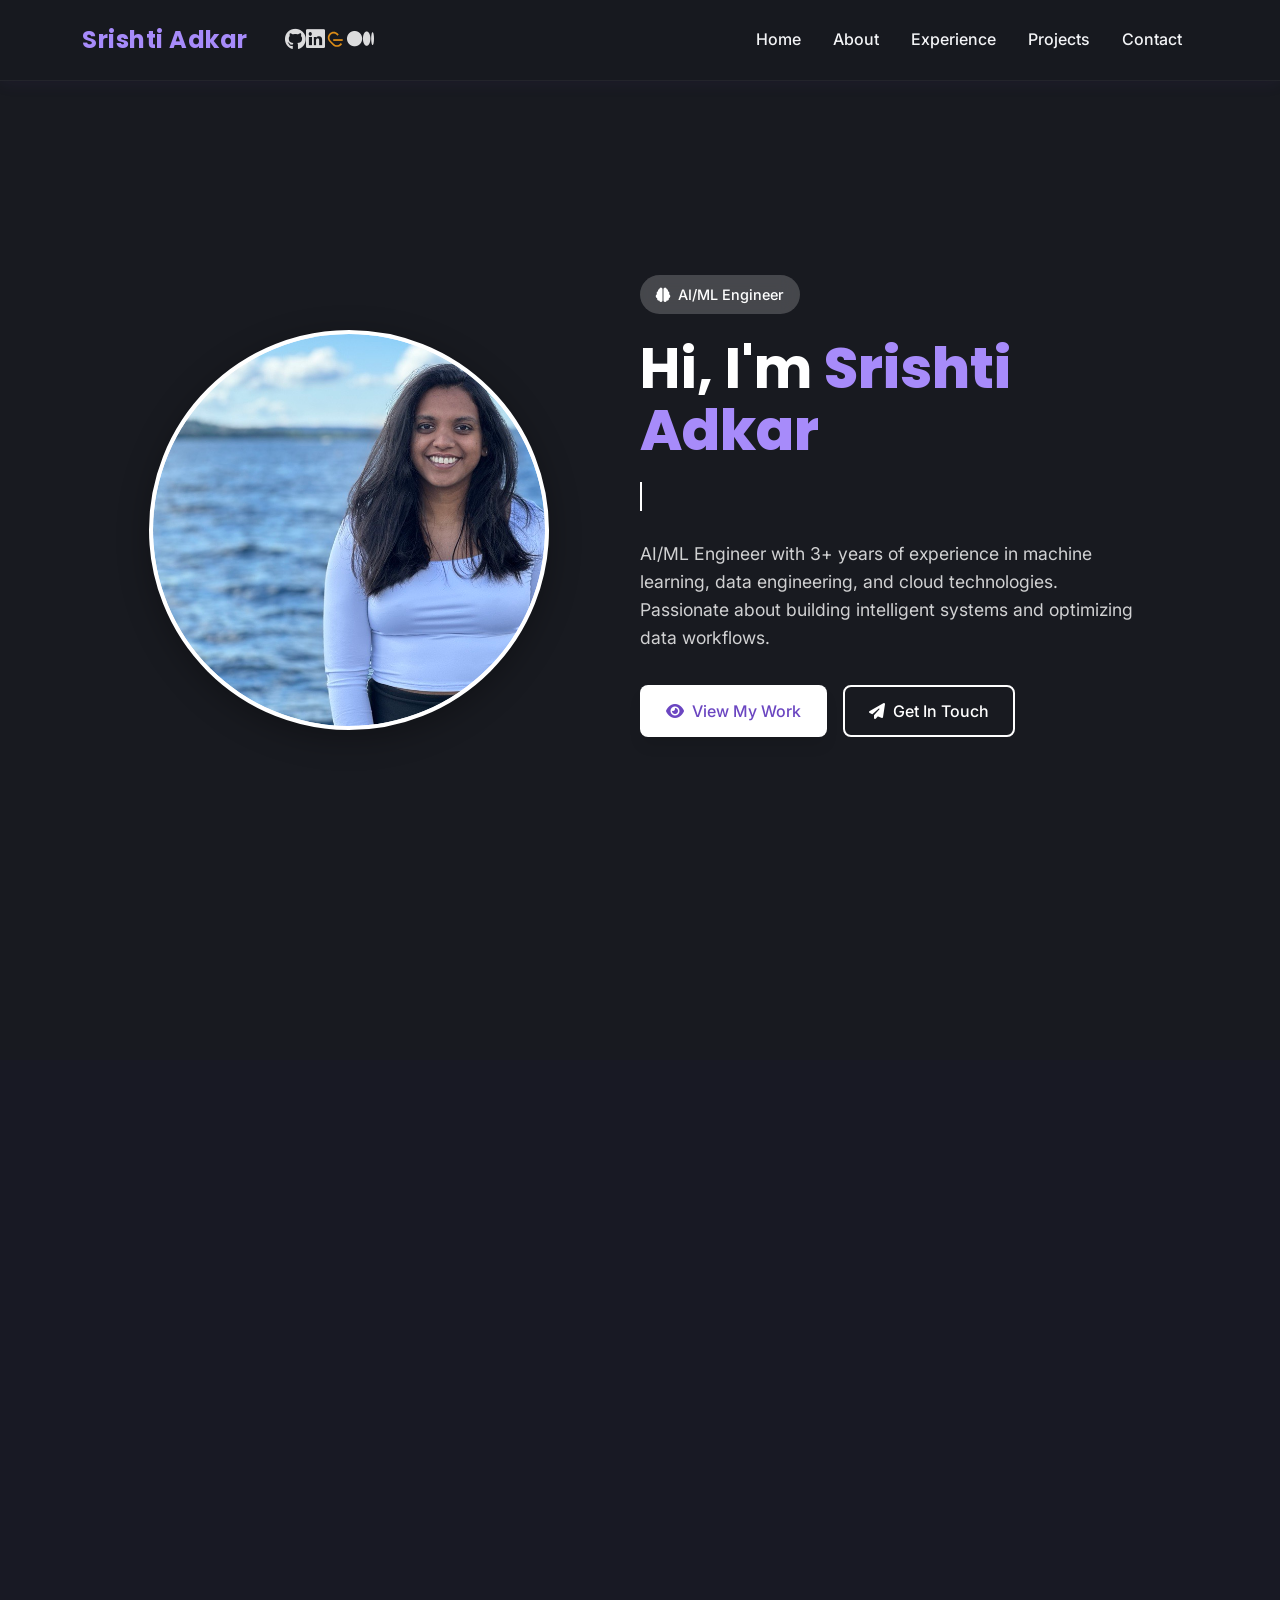
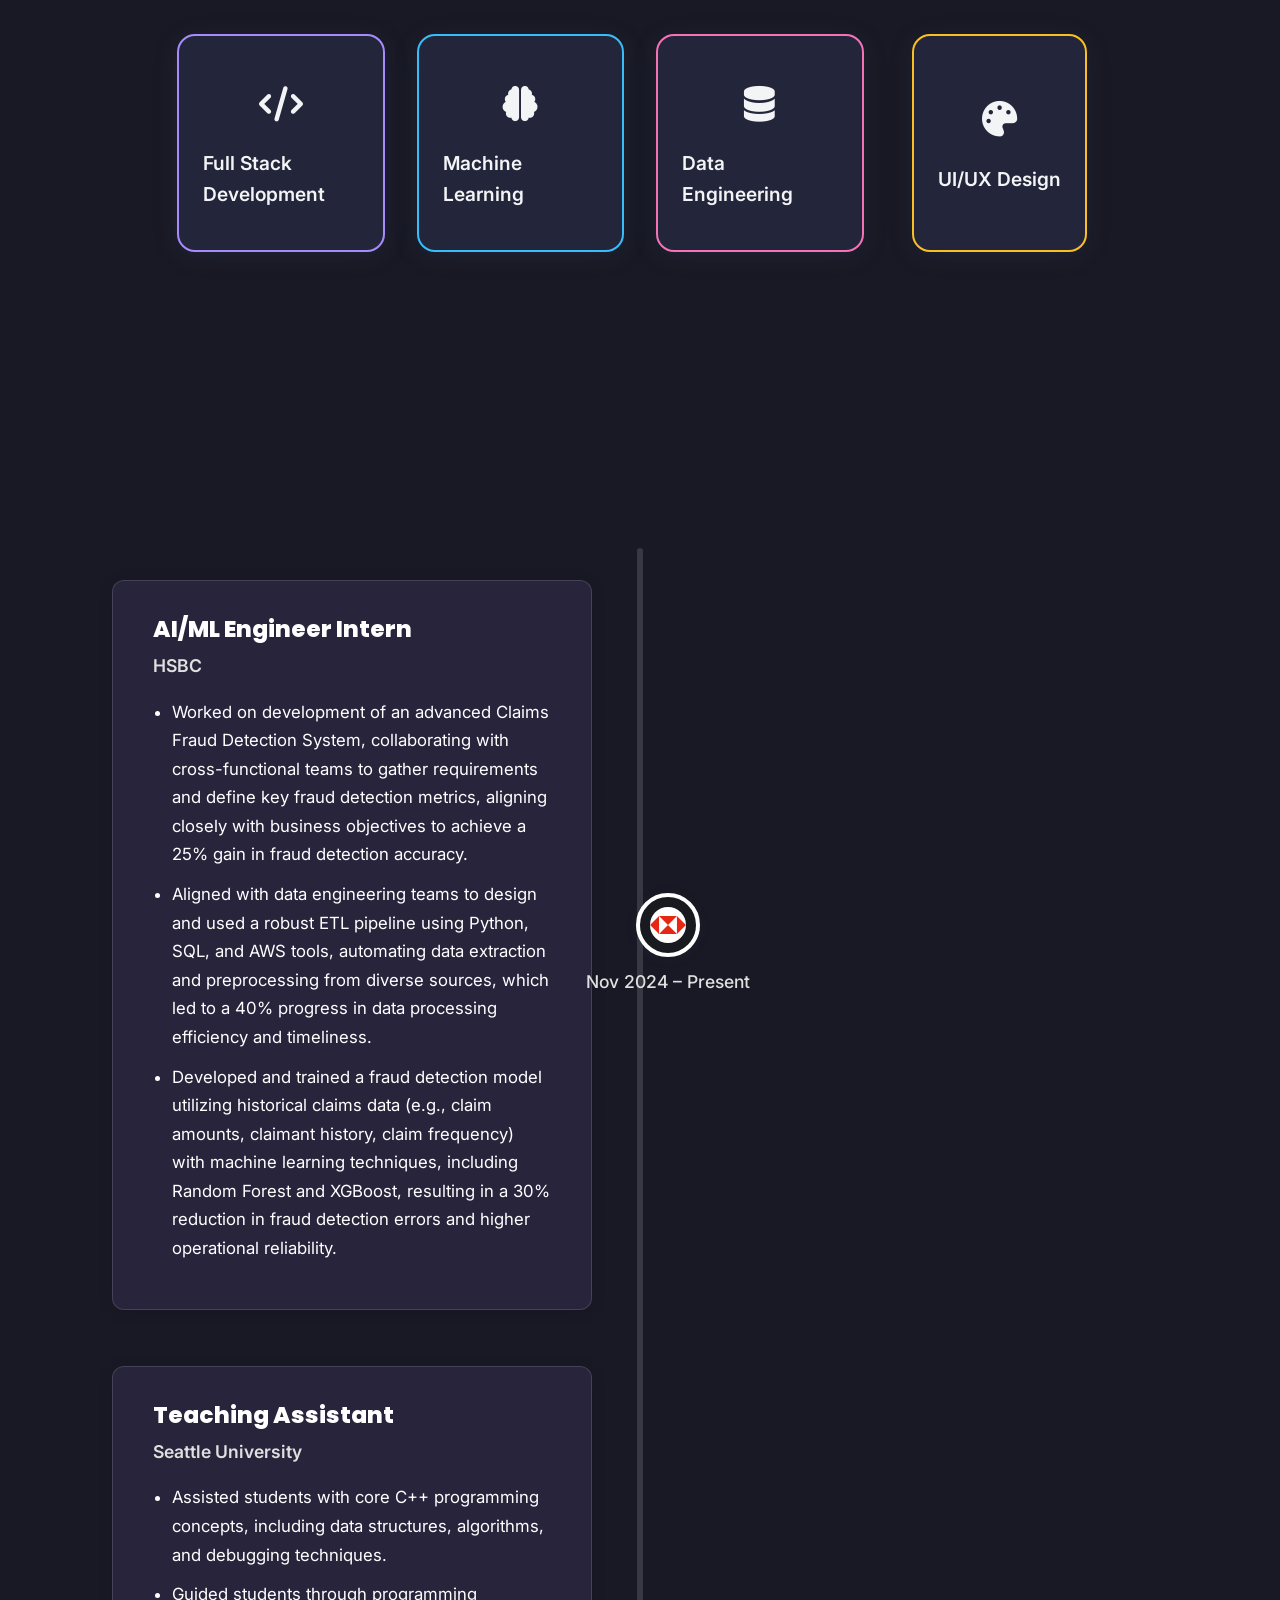
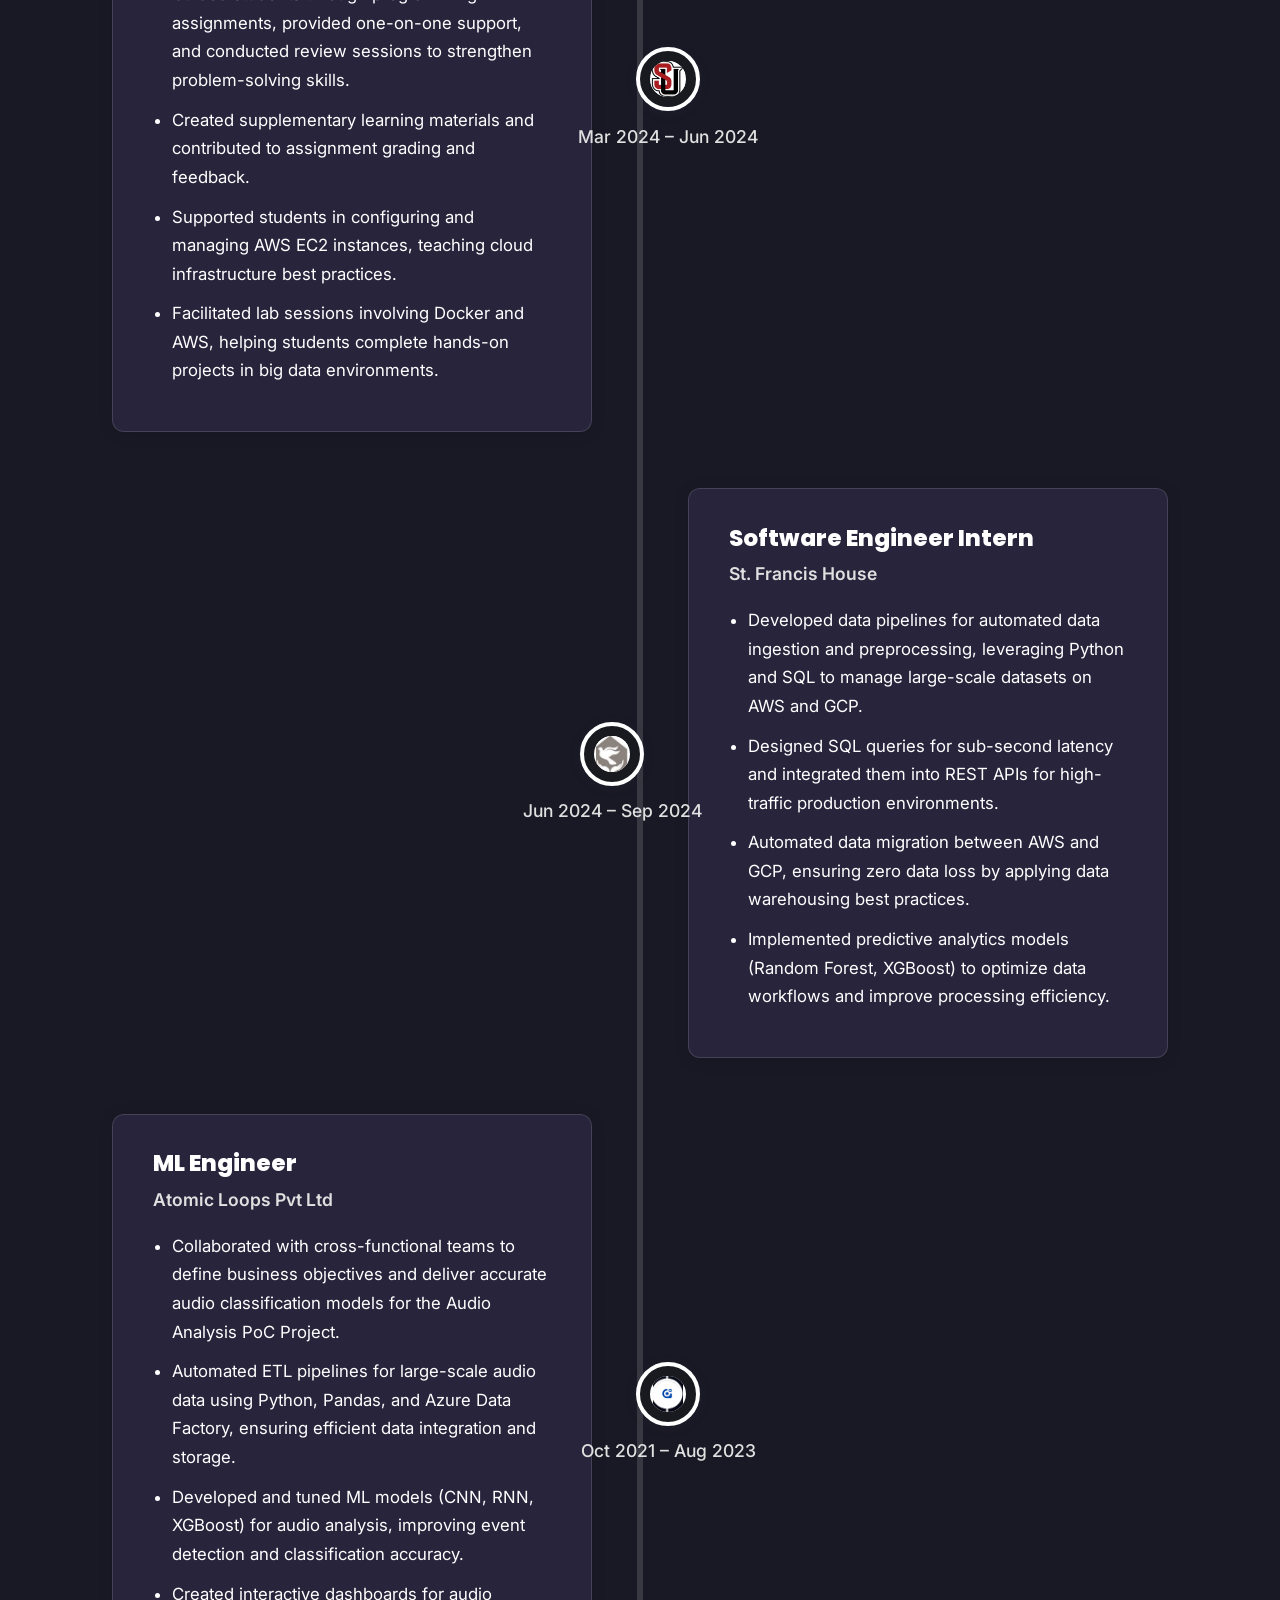
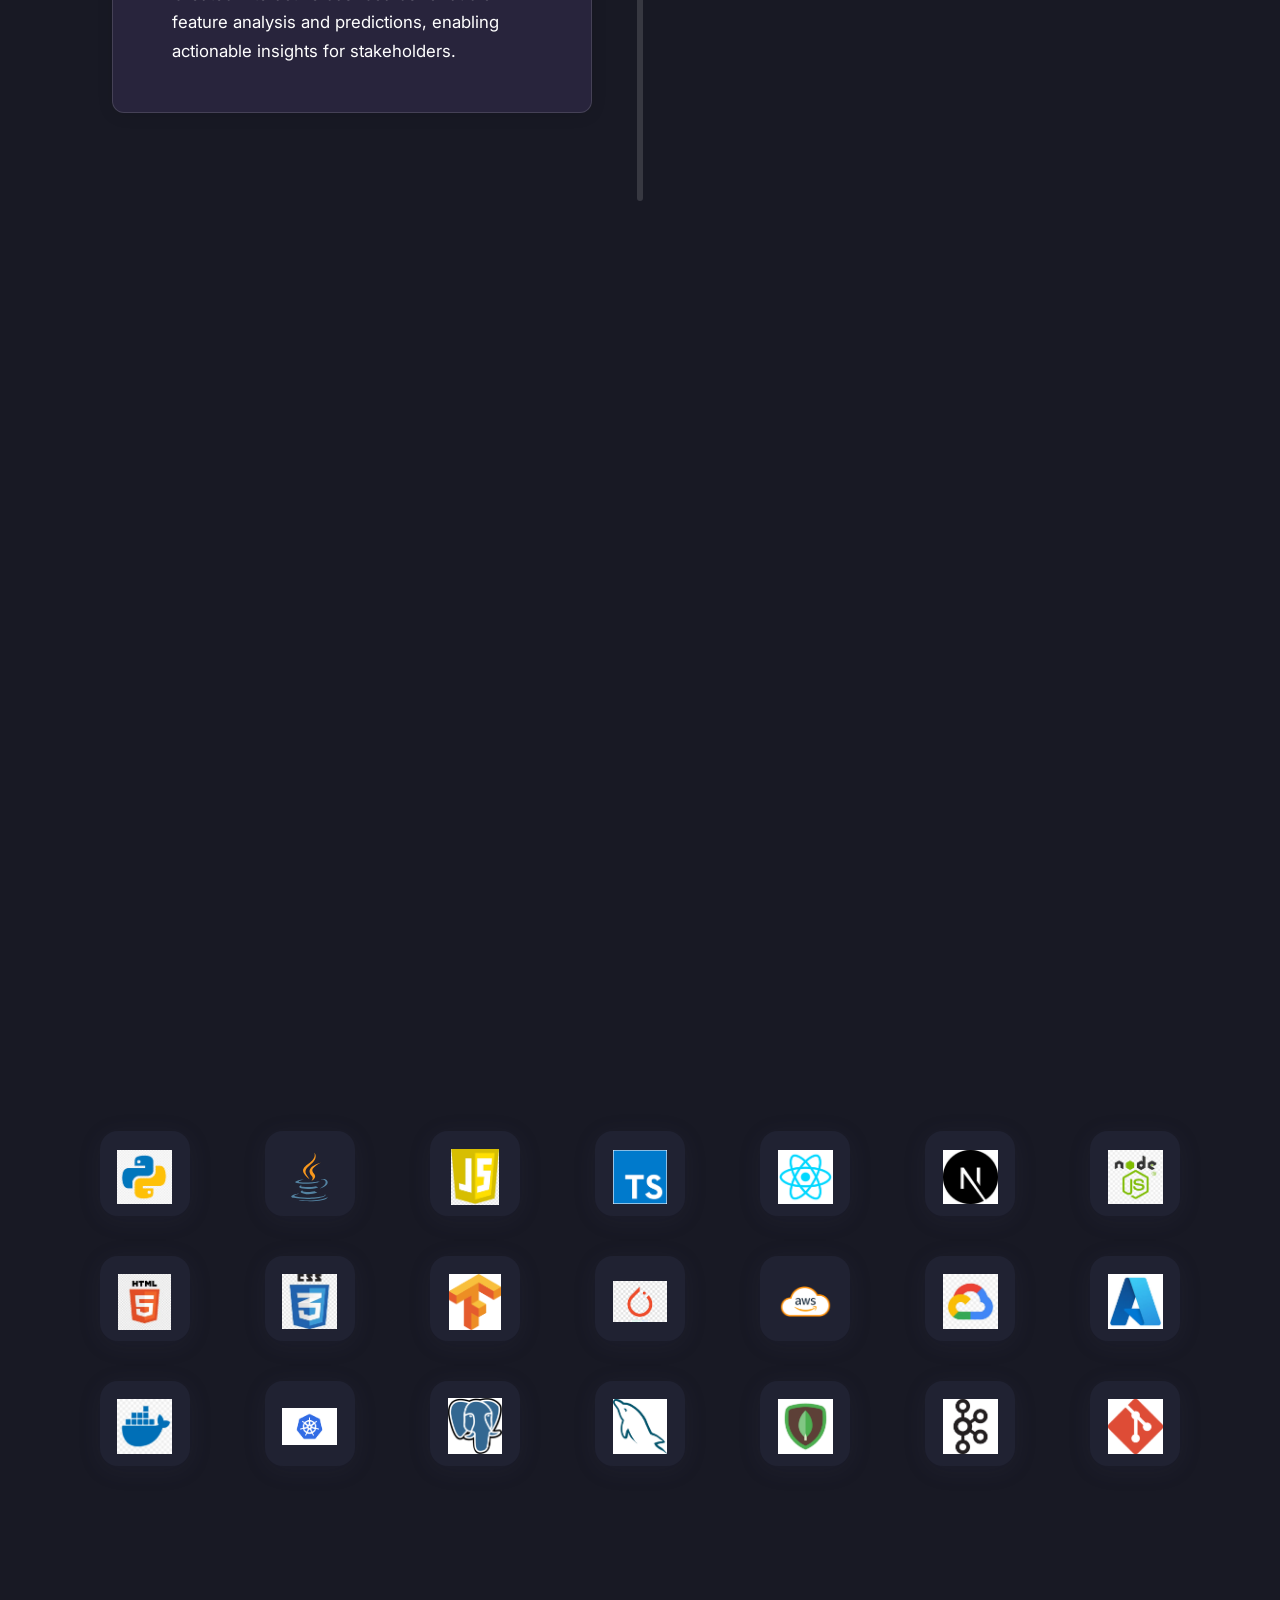
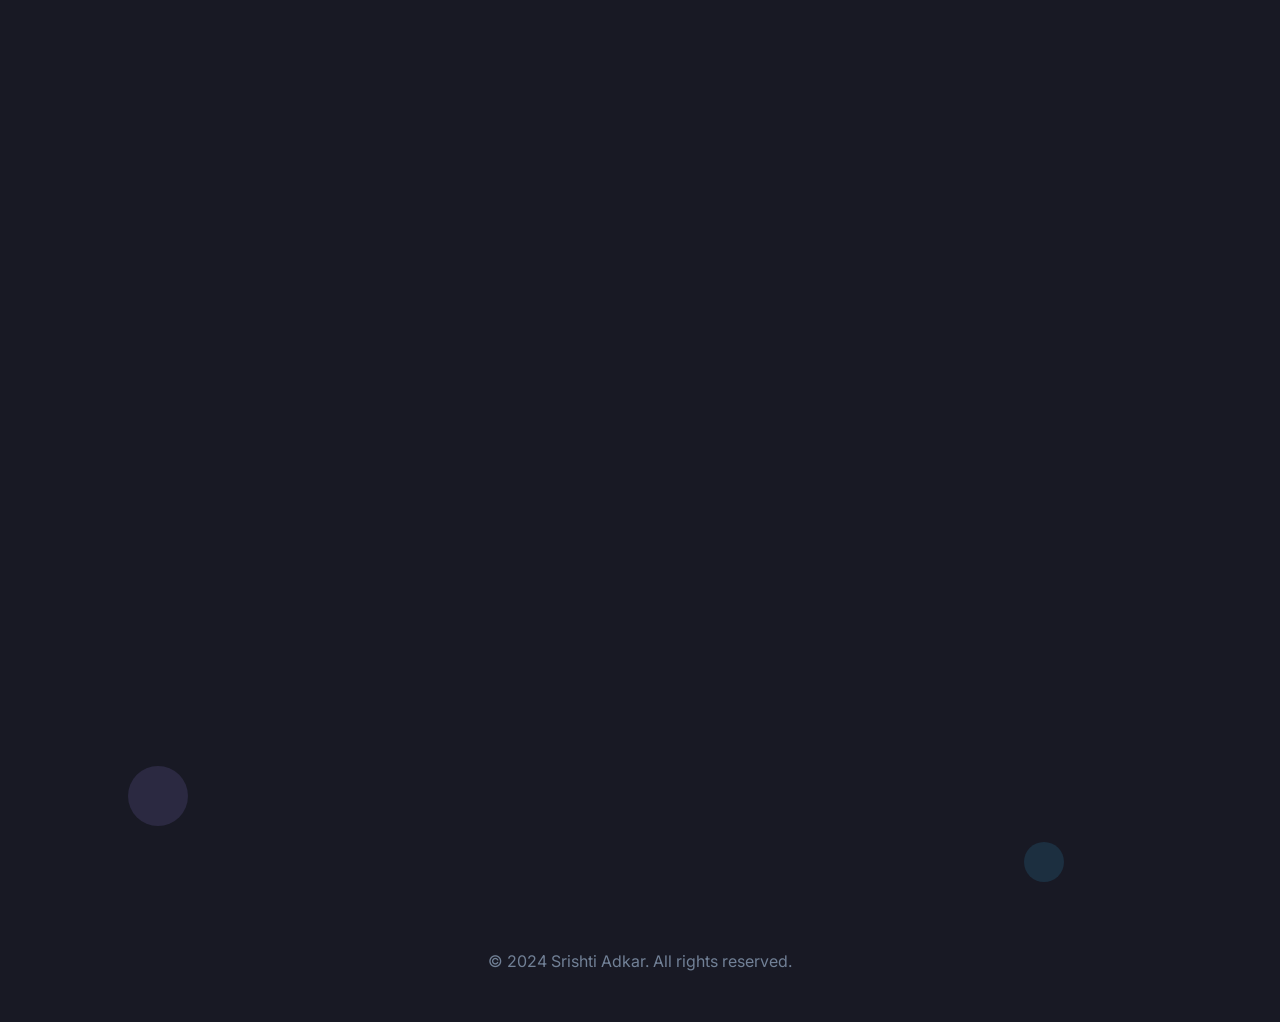
<file: index.html>
<!DOCTYPE html>
<html lang="en">
  <head>
    <meta charset="UTF-8">
    <meta name="viewport" content="width=device-width, initial-scale=1.0">
    <title>Srishti Adkar - Software Engineer & UX Designer</title>
    
    <!-- Google Fonts -->
    <link href="https://fonts.googleapis.com/css2?family=Inter:wght@300;400;500;600;700;800&family=Poppins:wght@300;400;500;600;700;800&display=swap" rel="stylesheet">
    
    <!-- Bootstrap CSS -->
    <link href="https://cdn.jsdelivr.net/npm/bootstrap@5.3.0/dist/css/bootstrap.min.css" rel="stylesheet">
    
    <!-- Font Awesome -->
    <link rel="stylesheet" href="https://cdnjs.cloudflare.com/ajax/libs/font-awesome/6.4.0/css/all.min.css">
    
    <!-- AOS Animation -->
    <link href="https://unpkg.com/aos@2.3.1/dist/aos.css" rel="stylesheet">
    
    <!-- Custom CSS -->
    <link rel="stylesheet" href="css/style.css?v=4">

<style>

/*======================================
//--//-->   ABOUT
======================================*/

.about-mf .box-shadow-full {
  padding-top: 4rem;
  padding-bottom: 4rem;
}

.about-mf .about-img {
  margin-bottom: 2rem;
}

.about-mf .about-img img {
  margin-left: 10px;
}


.skill-mf .progress {
  /* background-color: #cde1f8; */
  margin: .5rem 0 1.2rem 0;
  border-radius: 0;
  height: .7rem;
}

.skill-mf .progress .progress-bar {
  height: .7rem;
  background-color: #ffbd39;
}


/* Animation styles */
#typing-animation {
  position: relative;
  font-size: 30px;
  font-weight: bold;
  color: rgb(255, 255, 255);
  overflow: hidden;
  white-space: nowrap;
  animation: typing 3s steps(20, end) infinite;
}

#typing-animation:before {
  content: "";
  /* position: absolute; */
  top: 0;
  left: 0;
  width: 0;
  height: 100%;
  background-color: #ccc;
  animation: typing-cursor 0.5s ease-in-out infinite;
}

@keyframes typing {
  from {
    width: 0;
  }
  to {
    width: 100%;
  }
}

@keyframes typing-cursor {
  from {
    width: 5px;
  }
  to {
    width: 0;
  }
}


/* project image zoom effect */

.zoom-effect {
  overflow: hidden;
  transition: transform 0.3s ease-out;
}

.zoom-effect:hover {
  transform: scale(1.1);
}


</style>

  </head>
  <body>
    <!-- Navigation -->
    <nav class="navbar navbar-expand-lg fixed-top" id="navbar">
      <div class="container">
        <a class="navbar-brand" href="#home">
          <span class="brand-text">Srishti Adkar</span>
          <span class="navbar-social-icons ms-3">
            <a href="https://github.com/Srishti1805" target="_blank" class="navbar-icon" aria-label="GitHub"><i class="fab fa-github"></i></a>
            <a href="https://www.linkedin.com/in/srishti-adkar-3022411b1/" target="_blank" class="navbar-icon" aria-label="LinkedIn"><i class="fab fa-linkedin"></i></a>
            <a href="https://leetcode.com/u/Srishti_Adkar/" target="_blank" class="navbar-icon" aria-label="LeetCode" style="vertical-align: middle;">
              <svg width="22" height="22" viewBox="0 0 50 50" fill="none" xmlns="http://www.w3.org/2000/svg" style="display:inline-block;vertical-align:middle;"><path d="M36.7 36.7c-5.2 5.2-13.6 5.2-18.8 0l-7.6-7.6c-5.2-5.2-5.2-13.6 0-18.8 5.2-5.2 13.6-5.2 18.8 0l2.1 2.1-2.8 2.8-2.1-2.1c-3.7-3.7-9.7-3.7-13.4 0-3.7 3.7-3.7 9.7 0 13.4l7.6 7.6c3.7 3.7 9.7 3.7 13.4 0l2.1-2.1 2.8 2.8-2.1 2.1z" fill="#FFA116"/><path d="M40.2 27.1H18.7v-4h21.5v4z" fill="#FFA116"/></svg>
            </a>
            <a href="https://medium.com/@srishti.adkar" target="_blank" class="navbar-icon" aria-label="Medium">
              <i class="fab fa-medium"></i>
            </a>
          </span>
        </a>
        
        <button class="navbar-toggler" type="button" data-bs-toggle="collapse" data-bs-target="#navbarNav">
          <span class="navbar-toggler-icon"></span>
	      </button>

        <div class="collapse navbar-collapse" id="navbarNav">
          <ul class="navbar-nav ms-auto">
            <li class="nav-item">
              <a class="nav-link" href="#home">Home</a>
            </li>
            <li class="nav-item">
              <a class="nav-link" href="#about">About</a>
            </li>
            <li class="nav-item">
              <a class="nav-link" href="#experience">Experience</a>
            </li>
            <li class="nav-item">
              <a class="nav-link" href="#projects">Projects</a>
            </li>
            <li class="nav-item">
              <a class="nav-link" href="#contact">Contact</a>
            </li>
	        </ul>
	      </div>
	    </div>
	  </nav>

    <!-- Hero Section -->
    <section id="home" class="hero-section">
      <div class="hero-background">
        <div class="hero-shapes">
          <div class="shape shape-1"></div>
          <div class="shape shape-2"></div>
          <div class="shape shape-3"></div>
        </div>
      </div>
      
	         <div class="container">
        <div class="row align-items-center min-vh-100">
          <div class="col-lg-6 d-flex justify-content-center align-items-center" data-aos="fade-right">
            <div class="hero-image">
              <div style="width: 400px; height: 400px; border-radius: 50%; overflow: hidden; background: #ffffff; border: 4px solid #ffffff; box-shadow: 0 8px 32px rgba(0, 0, 0, 0.3); display: flex; align-items: center; justify-content: center;">
                <img src="images/about-me.jpeg" alt="Profile Photo" style="width: 100%; height: 100%; object-fit: cover; border-radius: 50%; display: block;">
              </div>
            </div>
          </div>
          
          <div class="col-lg-6" data-aos="fade-left">
            <div class="hero-content">
              <div class="hero-badge">
                <i class="fas fa-brain"></i>
                <span>AI/ML Engineer</span>
	          	</div>
              
              <h1 class="hero-title">
                Hi, I'm <span class="highlight name-purple">Srishti Adkar</span>
              </h1>
              
              <div class="hero-subtitle">
                <span id="typing-text"></span>
              </div>
              
              <p class="hero-description">
                AI/ML Engineer with 3+ years of experience in machine learning, data engineering, and cloud technologies. Passionate about building intelligent systems and optimizing data workflows.
              </p>
              
              <div class="hero-buttons">
                <a href="#projects" class="btn btn-primary">
                  <i class="fas fa-eye"></i>
                  View My Work
                </a>
                <a href="#contact" class="btn btn-outline">
                  <i class="fas fa-paper-plane"></i>
                  Get In Touch
                </a>
              </div>
              
	        	</div>
	        </div>
          
	      </div>
		</div>
    </section>

    <!-- About Section -->
    <section id="about" class="about-section dark-section">
    	<div class="container">
			<div class="row">
          <div class="col-lg-12 text-center mb-5" data-aos="fade-up">
            <h2 class="section-title">About Me</h2>
									  </div>
									</div>
        <div class="row justify-content-center">
          <div class="col-lg-10" data-aos="fade-up">
            <div class="about-summary dark-summary">
              <p>I'm proficient in Python, SQL, and Java, and skilled in using frameworks like Scikit-learn, TensorFlow, and XGBoost. I work comfortably with cloud platforms such as AWS, Azure, and GCP, and have hands-on experience with tools like Docker, REST APIs, and data visualization dashboards.</p>
              <p>Whether it's crafting clean code, automating data pipelines, or solving complex problems with machine learning, I'm driven by curiosity, creativity, and the impact of technology. Let's build something amazing together!</p>
									  </div>
									</div>
								  </div>
        <div class="row justify-content-center mt-4">
          <div class="col-lg-10">
            <div class="skills-card-grid">
              <div class="skill-card skill-card-purple">
                <div class="skill-icon"><i class="fas fa-code"></i></div>
                <div class="skill-title">Full Stack Development</div>
									</div>
              <div class="skill-card skill-card-cyan">
                <div class="skill-icon"><i class="fas fa-brain"></i></div>
                <div class="skill-title">Machine Learning</div>
									</div>
              <div class="skill-card skill-card-pink">
                <div class="skill-icon"><i class="fas fa-database"></i></div>
                <div class="skill-title">Data Engineering</div>
									</div>
              <div class="skill-card skill-card-orange">
                <div class="skill-icon"><i class="fas fa-palette"></i></div>
                <div class="skill-title">UI/UX Design</div>
						</div>
					</div>
				</div>
			</div>
		</div>
    </section>

    <!-- Experience Section -->
    <section id="experience" class="experience-section dark-section">
    	<div class="container">
        <div class="row">
          <div class="col-lg-12 text-center mb-5" data-aos="fade-up">
            <h2 class="section-title">Work Experience</h2>
          </div>
        </div>
        <div class="timeline-modern">
          <!-- Timeline Item 1: Left -->
          <div class="timeline-modern-row">
            <div class="timeline-modern-card timeline-modern-left" data-aos="fade-right">
              <div class="timeline-modern-content">
                <h3 class="timeline-modern-role">AI/ML Engineer Intern</h3>
                <div class="timeline-modern-company">HSBC</div>
                <ul class="timeline-modern-list">
                  <li>Worked on development of an advanced Claims Fraud Detection System, collaborating with cross-functional teams to gather requirements and define key fraud detection metrics, aligning closely with business objectives to achieve a 25% gain in fraud detection accuracy.</li>
                  <li>Aligned with data engineering teams to design and used a robust ETL pipeline using Python, SQL, and AWS tools, automating data extraction and preprocessing from diverse sources, which led to a 40% progress in data processing efficiency and timeliness.</li>
                  <li>Developed and trained a fraud detection model utilizing historical claims data (e.g., claim amounts, claimant history, claim frequency) with machine learning techniques, including Random Forest and XGBoost, resulting in a 30% reduction in fraud detection errors and higher operational reliability.</li>
							</ul>
				</div>
			</div>
            <div class="timeline-modern-center">
              <div class="timeline-modern-node">
                <img src="images/hsbc-logo.svg" alt="HSBC logo" class="timeline-modern-logo">
		</div>
              <div class="timeline-modern-date">Nov 2024 – Present</div>
    				</div>
            <div class="timeline-modern-spacer"></div>
    			</div>
          <!-- Timeline Item 2: Left -->
          <div class="timeline-modern-row">
            <div class="timeline-modern-card timeline-modern-left" data-aos="fade-right">
              <div class="timeline-modern-content">
                <h3 class="timeline-modern-role">Teaching Assistant</h3>
                <div class="timeline-modern-company">Seattle University</div>
                <ul class="timeline-modern-list">
                  <li>Assisted students with core C++ programming concepts, including data structures, algorithms, and debugging techniques.</li>
                  <li>Guided students through programming assignments, provided one-on-one support, and conducted review sessions to strengthen problem-solving skills.</li>
                  <li>Created supplementary learning materials and contributed to assignment grading and feedback.</li>
                  <li>Supported students in configuring and managing AWS EC2 instances, teaching cloud infrastructure best practices.</li>
                  <li>Facilitated lab sessions involving Docker and AWS, helping students complete hands-on projects in big data environments.</li>
                </ul>
    				</div>
				</div>
            <div class="timeline-modern-center">
              <div class="timeline-modern-node">
                <img src="images/SU.png" alt="SU" class="timeline-modern-logo">
    		</div>
              <div class="timeline-modern-date">Mar 2024 – Jun 2024</div>
    			</div>
            <div class="timeline-modern-spacer"></div>
          </div>
          <!-- Timeline Item 3: Right -->
          <div class="timeline-modern-row">
            <div class="timeline-modern-spacer"></div>
            <div class="timeline-modern-center">
              <div class="timeline-modern-node">
                <img src="images/st-francis.png" alt="St. Francis House logo" class="timeline-modern-logo">
              </div>
              <div class="timeline-modern-date">Jun 2024 – Sep 2024</div>
        </div>
            <div class="timeline-modern-card timeline-modern-right" data-aos="fade-left">
              <div class="timeline-modern-content">
                <h3 class="timeline-modern-role">Software Engineer Intern</h3>
                <div class="timeline-modern-company">St. Francis House</div>
                <ul class="timeline-modern-list">
                  <li>Developed data pipelines for automated data ingestion and preprocessing, leveraging Python and SQL to manage large-scale datasets on AWS and GCP.</li>
                  <li>Designed SQL queries for sub-second latency and integrated them into REST APIs for high-traffic production environments.</li>
                  <li>Automated data migration between AWS and GCP, ensuring zero data loss by applying data warehousing best practices.</li>
                  <li>Implemented predictive analytics models (Random Forest, XGBoost) to optimize data workflows and improve processing efficiency.</li>
                </ul>
              </div>
            </div>
          </div>
          <!-- Timeline Item 4: Left -->
          <div class="timeline-modern-row">
            <div class="timeline-modern-card timeline-modern-left" data-aos="fade-right">
              <div class="timeline-modern-content">
                <h3 class="timeline-modern-role">ML Engineer</h3>
                <div class="timeline-modern-company">Atomic Loops Pvt Ltd</div>
                <ul class="timeline-modern-list">
                  <li>Collaborated with cross-functional teams to define business objectives and deliver accurate audio classification models for the Audio Analysis PoC Project.</li>
                  <li>Automated ETL pipelines for large-scale audio data using Python, Pandas, and Azure Data Factory, ensuring efficient data integration and storage.</li>
                  <li>Developed and tuned ML models (CNN, RNN, XGBoost) for audio analysis, improving event detection and classification accuracy.</li>
                  <li>Created interactive dashboards for audio feature analysis and predictions, enabling actionable insights for stakeholders.</li>
                </ul>
              </div>
            </div>
            <div class="timeline-modern-center">
              <div class="timeline-modern-node">
                <img src="images/Atomicloops.png" alt="Atomic Loops logo" class="timeline-modern-logo">
              </div>
              <div class="timeline-modern-date">Oct 2021 – Aug 2023</div>
            </div>
            <div class="timeline-modern-spacer"></div>
          </div>
        </div>
      </div>
    </section>

    <!-- Education Section -->
    <section id="education" class="education-section dark-section">
        <div class="container">
            <div class="row">
                <div class="col-lg-12 text-center mb-5" data-aos="fade-up">
                    <h2 class="section-title">Education</h2>
				</div>
			  </div>
            <div class="row justify-content-center">
                <div class="col-lg-8">
                    <div class="edu-card-grid">
                        <div class="edu-card" data-aos="fade-up">
                            <div class="edu-degree">Master of Science in Computer Science</div>
                            <div class="edu-school">Seattle University – Seattle, WA</div>
                            <div class="edu-date">09/2023 – 06/2025</div>
			</div>
                        <div class="edu-card" data-aos="fade-up" data-aos-delay="100">
                            <div class="edu-degree">Bachelor of Engineering (Hons) in Computer Science</div>
                            <div class="edu-school">Pune University – Pune, India</div>
                            <div class="edu-date">08/2018 – 07/2022</div>
				</div>
			  </div>
			</div>
		 </div>
	  </div>
    </section>

    <!-- Technologies Section -->
    <section id="technologies" class="technologies-section dark-section">
      <div class="container">
        <div class="row">
          <div class="col-lg-12 text-center mb-5" data-aos="fade-up">
            <h2 class="section-title">Technologies I Use</h2>
          </div>
        </div>
        <div class="row justify-content-center">
          <div class="col-lg-12">
            <div class="tech-grid">
              <!-- Row 1 -->
              <div class="tech-card"><img src="images/tech/python.png" alt="Python"></div>
              <div class="tech-card"><img src="images/tech/java.svg" alt="Java"></div>
              <div class="tech-card"><img src="images/tech/js.jpeg" alt="JavaScript"></div>
              <div class="tech-card"><img src="images/tech/typescript.png" alt="TypeScript"></div>
              <div class="tech-card"><img src="images/tech/react.png" alt="React"></div>
              <div class="tech-card"><img src="images/tech/nextjs.png" alt="Next.js"></div>
              <div class="tech-card"><img src="images/tech/nodejs.png" alt="Node.js"></div>
              <div class="tech-card"><img src="images/tech/html5.jpeg" alt="HTML5"></div>
              <div class="tech-card"><img src="images/tech/css3.jpeg" alt="CSS3"></div>
              <div class="tech-card"><img src="images/tech/tensorflow.png" alt="TensorFlow"></div>
              <!-- Row 2 -->
              <div class="tech-card"><img src="images/tech/pytorch.png" alt="PyTorch"></div>
              <div class="tech-card"><img src="images/tech/aws.png" alt="AWS"></div>
              <div class="tech-card"><img src="images/tech/gcp.jpeg" alt="GCP"></div>
              <div class="tech-card"><img src="images/tech/azure.jpeg" alt="Azure"></div>
              <div class="tech-card"><img src="images/tech/docker.jpeg" alt="Docker"></div>
              <div class="tech-card"><img src="images/tech/kubernates.png" alt="Kubernetes"></div>
              <div class="tech-card"><img src="images/tech/postgres.png" alt="PostgreSQL"></div>
              <div class="tech-card"><img src="images/tech/mysql.png" alt="MySQL"></div>
              <div class="tech-card"><img src="images/tech/mongo.png" alt="MongoDB"></div>
              <div class="tech-card"><img src="images/tech/kafka.png" alt="Kafka"></div>
              <div class="tech-card"><img src="images/tech/git.png" alt="Git"></div>
            </div>
          </div>
        </div>
      </div>
    </section>

    <!-- Projects Section -->
    <section id="projects" class="projects-section">
      <div class="container">
        <div class="row">
          <div class="col-lg-12 text-center mb-5" data-aos="fade-up">
            <div class="section-header">
              <h6 class="section-subtitle">Portfolio</h6>
              <h2 class="section-title">Featured Projects</h2>
              <div class="section-divider"></div>
            </div>
          </div>
        </div>
        
        <div class="row">
          <div class="col-lg-4 col-md-6 mb-4" data-aos="fade-up">
            <div class="project-card">
              <div class="project-image">
                <img src="images/retinaface.png" alt="RetinaFace">
                <div class="project-overlay">
                  <a href="https://github.com/Srishti1805/RetinaFace" class="btn btn-light">
                    <i class="fas fa-external-link-alt"></i>
                  </a>
                </div>
              </div>
              <div class="project-content">
                <h4>RetinaFace – A Face Detection Tool</h4>
                <p>Developed an advanced face detection system using the RetinaFace architecture, leveraging deep learning techniques to achieve high accuracy and real-time performance. Implemented the model using Python and PyTorch, and optimized it for robust detection across diverse datasets. Integrated the solution into a scalable pipeline for automated image analysis and reporting.</p>
                <div class="project-tags">
                  <span class="tag">Computer Vision</span>
                  <span class="tag">Deep Learning</span>
                  <span class="tag">PyTorch</span>
                  <span class="tag">Python</span>
                  <span class="tag">Face Detection</span>
                </div>
              </div>
            </div>
          </div>
          
          <div class="col-lg-4 col-md-6 mb-4" data-aos="fade-up" data-aos-delay="200">
            <div class="project-card">
              <div class="project-image">
                <img src="images/sumazon.jpeg" alt="SUMAZON">
                <div class="project-overlay">
                  <a href="https://github.com/Srishti1805/sumazon" class="btn btn-light">
                    <i class="fas fa-external-link-alt"></i>
                  </a>
                </div>
              </div>
              <div class="project-content">
                <h4>SUMAZON – Seattle University's Campus Store Website</h4>
                <p>Developed a full-stack e-commerce web application for Seattle University's campus store, designed to streamline product browsing, purchasing, and inventory management. Utilized a three-tier architecture with React for the frontend, Django for the backend, and PL/SQL for database operations. Implemented secure authentication, order processing, and an intuitive user interface to enhance the campus shopping experience.</p>
                <div class="project-tags">
                  <span class="tag">React</span>
                  <span class="tag">Django</span>
                  <span class="tag">PL/SQL</span>
                  <span class="tag">Full Stack</span>
                  <span class="tag">E-commerce</span>
                </div>
              </div>
            </div>
          </div>
          
          <div class="col-lg-4 col-md-6 mb-4" data-aos="fade-up">
            <div class="project-card">
              <div class="project-image">
                <img src="images/image.png" alt="SpendSmart">
                <div class="project-overlay">
                  <a href="https://github.com/ydeshpande8/SpendSmart" class="btn btn-light">
                    <i class="fas fa-external-link-alt"></i>
                  </a>
                </div>
              </div>
              <div class="project-content">
                <h4>SpendSmart – Budget Management</h4>
                <p>Developed a budget management application tailored for international students, enabling users to efficiently track expenses, set savings goals, and manage monthly budgets. Built with the MERN stack, the platform features secure authentication, real-time data visualization, and seamless integration with Azure SSO. Designed intuitive dashboards and implemented robust backend logic to ensure a smooth and insightful user experience.</p>
                <div class="project-tags">
                  <span class="tag">MERN Stack</span>
                  <span class="tag">Azure</span>
                  <span class="tag">SSO</span>
                  <span class="tag">Budgeting</span>
                  <span class="tag">Data Visualization</span>
                </div>
              </div>
            </div>
          </div>
          
          <div class="col-lg-4 col-md-6 mb-4" data-aos="fade-up" data-aos-delay="100">
            <div class="project-card">
              <div class="project-image">
                <img src="images/HandyRent.png" alt="HandyRent">
                <div class="project-overlay">
                  <a href="https://github.com/Srishti1805/Team11_WebWizards" class="btn btn-light">
                    <i class="fas fa-external-link-alt"></i>
                  </a>
                </div>
              </div>
              <div class="project-content">
                <h4>HandyRent – Equipment Rental</h4>
                <p>Designed and implemented an online marketplace for renting rarely used equipment, streamlining the process for both owners and renters. Utilized ASP.NET for the backend and Azure for cloud hosting, ensuring scalability and security. Integrated advanced search, booking management, and payment processing features, and developed a user-friendly interface to enhance the rental experience for all users.</p>
                <div class="project-tags">
                  <span class="tag">ASP.NET</span>
                  <span class="tag">Azure</span>
                  <span class="tag">JSON</span>
                  <span class="tag">Marketplace</span>
                  <span class="tag">Cloud</span>
                </div>
              </div>
            </div>
          </div>
          
          <div class="col-lg-4 col-md-6 mb-4" data-aos="fade-up">
            <div class="project-card">
              <div class="project-image">
                <img src="images/diamond.png" alt="Diamond Data Analysis">
                <div class="project-overlay">
                  <a href="#" class="btn btn-light">
                    <i class="fas fa-external-link-alt"></i>
                  </a>
                </div>
              </div>
              <div class="project-content">
                <h4>Diamond Data Analysis and Modeling</h4>
                <p>Conducted a comprehensive machine learning project to analyze and predict diamond prices, classify diamond types, and group similar diamonds. Implemented regression, clustering, and classification techniques using Python and Flask.</p>
                <div class="project-tags">
                  <span class="tag">Machine Learning</span>
                  <span class="tag">Data Analysis</span>
                  <span class="tag">Python</span>
                  <span class="tag">Flask</span>
                  <span class="tag">Regression</span>
                  <span class="tag">Classification</span>
                  <span class="tag">Clustering</span>
            </div>
          </div>
        </div>
      </div>
	
          <div class="col-lg-4 col-md-6 mb-4" data-aos="fade-up">
            <div class="project-card">
              <div class="project-image">
                <img src="images/RAG.png" alt="RAG System">
                <div class="project-overlay">
                  <a href="#" class="btn btn-light">
                    <i class="fas fa-external-link-alt"></i>
                  </a>
                </div>
              </div>
              <div class="project-content">
                <h4>Retrieval-Augmented Generation (RAG) System for Document-Based QA</h4>
                <p>Built a Retrieval-Augmented Generation (RAG) system to enable context-aware question answering over custom PDF and text documents. Leveraged LangChain for document loading, text splitting, and embedding using OpenAI.</p>
                <div class="project-tags">
                  <span class="tag">RAG</span>
                  <span class="tag">LangChain</span>
                  <span class="tag">OpenAI</span>
                  <span class="tag">ChromaDB</span>
                  <span class="tag">NLP</span>
                  <span class="tag">GenAI</span>
                </div>
              </div>
            </div>
						</div>
					</div>
		</div>
	</section>

    <!-- Contact Section -->
    <section id="contact" class="contact-section">
      <div class="contact-animated-bg"></div>
      <div class="container">
        <div class="row">
          <div class="col-lg-12 text-center mb-5" data-aos="fade-up">
            <div class="contact-header">
              <h6 class="contact-subtitle">GET IN TOUCH</h6>
              <h2 class="section-title contact-title">Contact<span class="contact-dot">.</span></h2>
            </div>
          </div>
        </div>
        <div class="row align-items-center">
          <div class="col-lg-6" data-aos="fade-right">
            <div class="contact-form-card glassy-card aos-fade-in">
              <form id="contact-form">
                <div class="form-group">
                  <label for="name">Your Name</label>
                  <input type="text" class="form-control" id="name" name="name" placeholder="What's your good name?" required>
          		</div>
                <div class="form-group">
                  <label for="email">Your email</label>
                  <input type="email" class="form-control" id="email" name="email" placeholder="What's your web address?" required>
	          </div>
                <div class="form-group">
                  <label for="message">Your Message</label>
                  <textarea class="form-control" id="message" name="message" rows="5" placeholder="What you want to say?" required></textarea>
          </div>
                <button type="submit" class="btn btn-primary btn-block mt-3">Send</button>
              </form>
	          </div>
          </div>
          <div class="col-lg-6 d-flex justify-content-center align-items-center" data-aos="fade-left">
            <div class="contact-visual-placeholder">
              <img src="images/globe.png" alt="Globe" class="contact-globe-img rotating-globe">
	          </div>
          </div>
		   </div>
   </div>
 </section>

    <!-- Footer -->
    <footer class="footer">
		<div class="container">
		  <div class="row">
          <div class="col-lg-12 text-center">
            <p>&copy; 2024 Srishti Adkar. All rights reserved.</p>
			</div>
		  </div>
		</div>
	  </footer>

    <!-- Scripts -->
    <script src="https://cdn.jsdelivr.net/npm/bootstrap@5.3.0/dist/js/bootstrap.bundle.min.js"></script>
    <script src="https://unpkg.com/aos@2.3.1/dist/aos.js"></script>
  <script src="js/main.js"></script>
  </body>
</html>
</file>
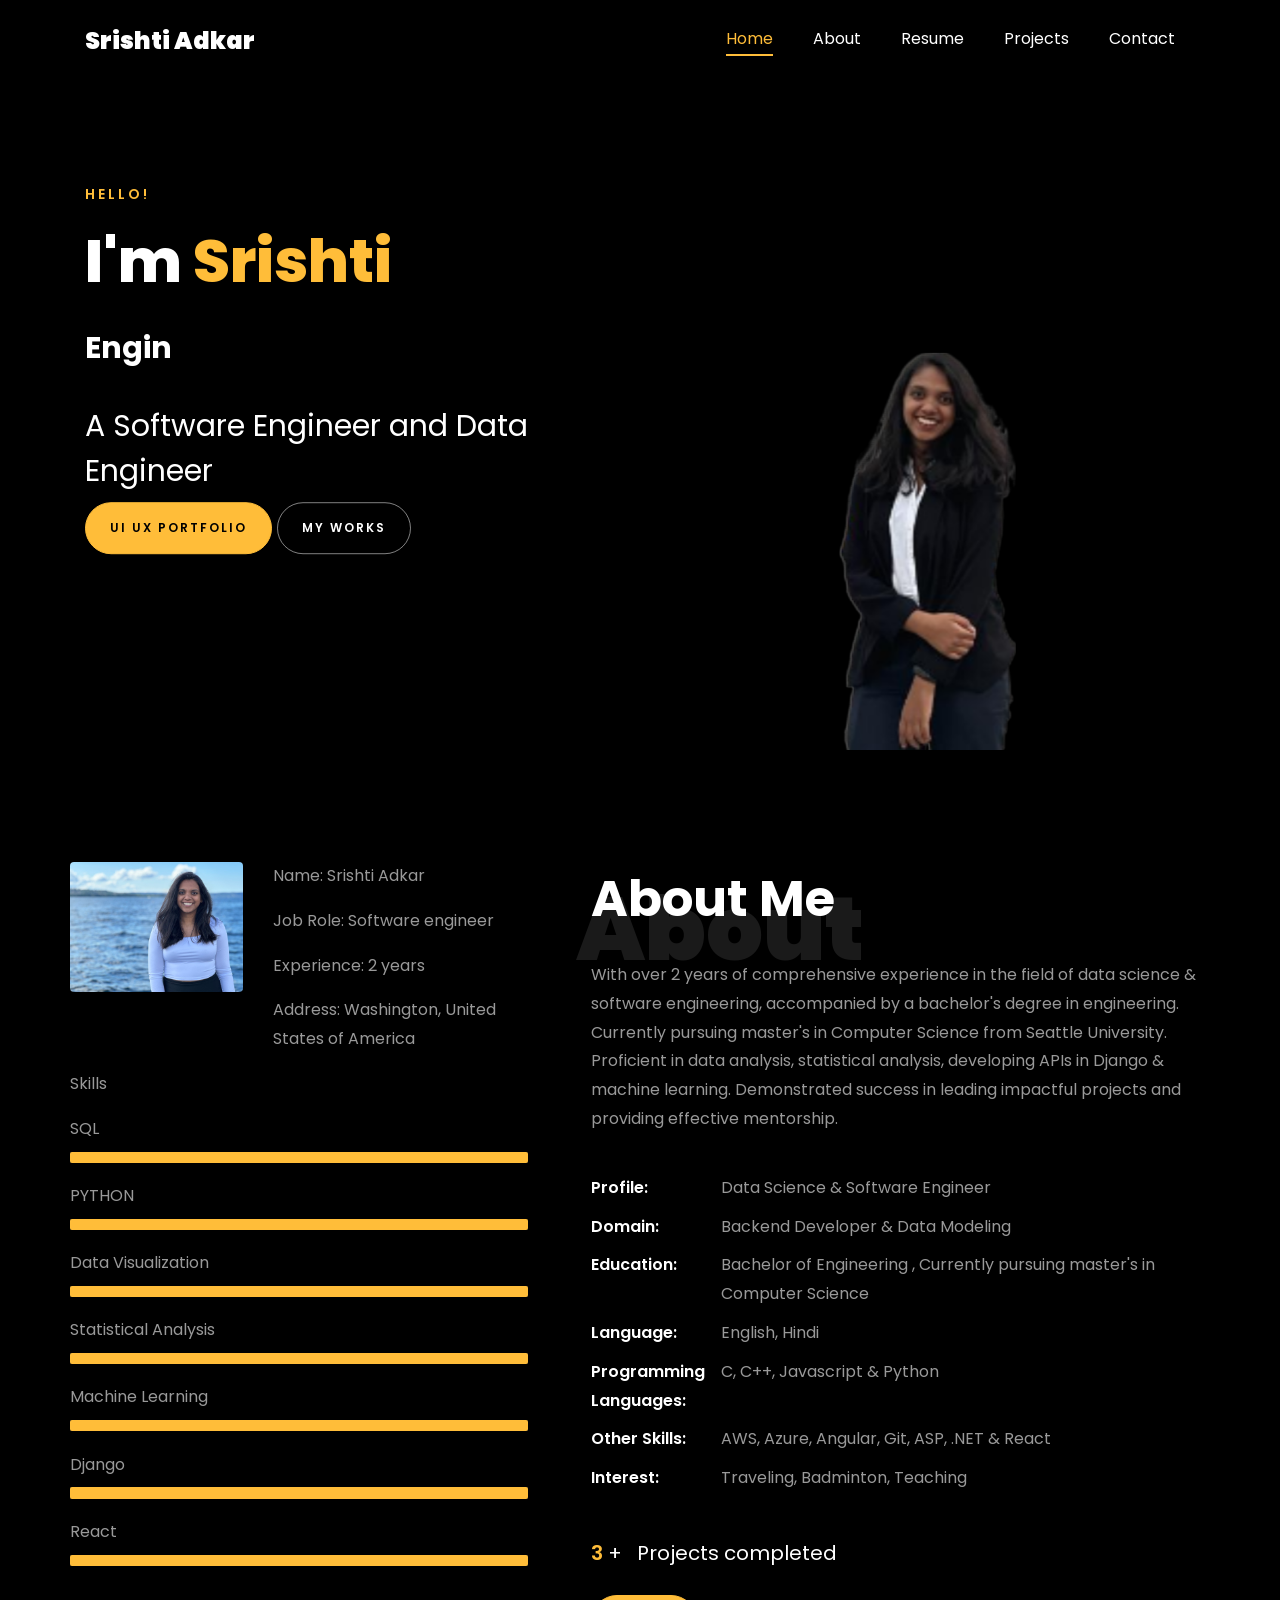
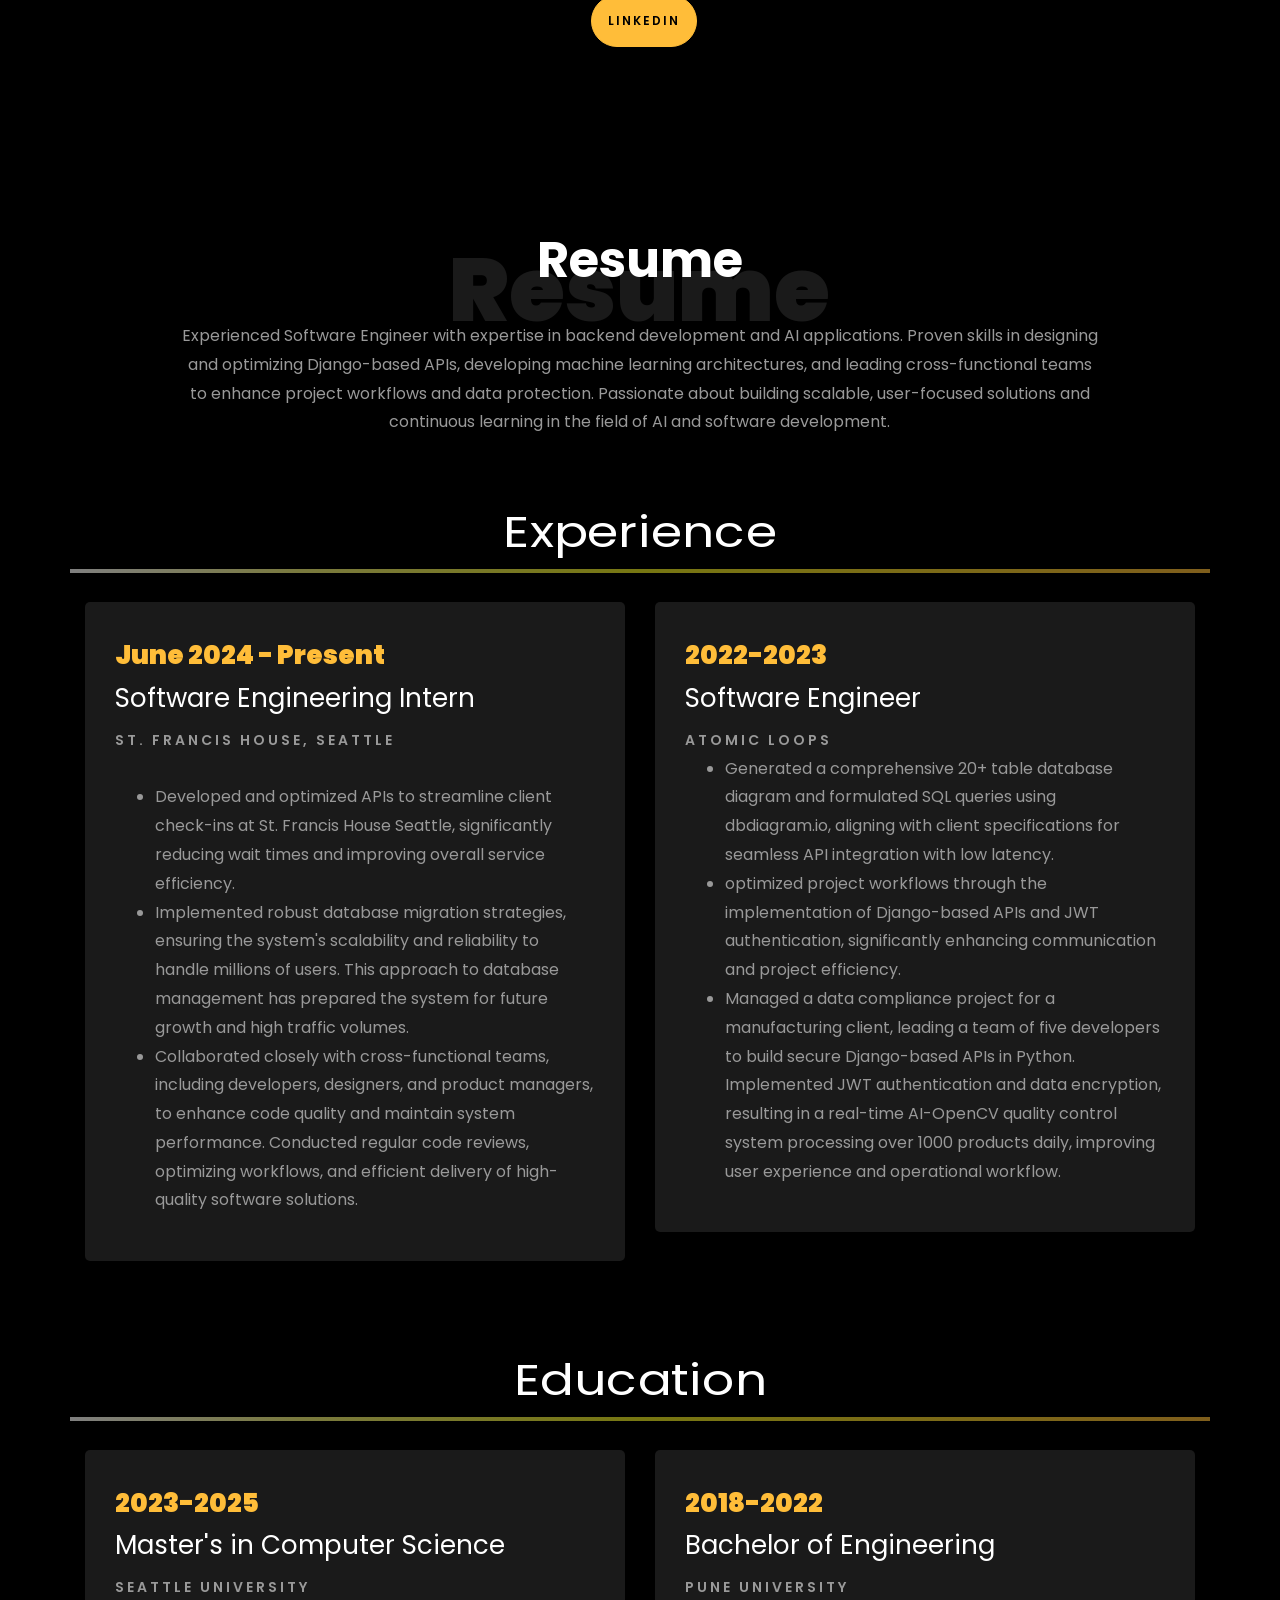
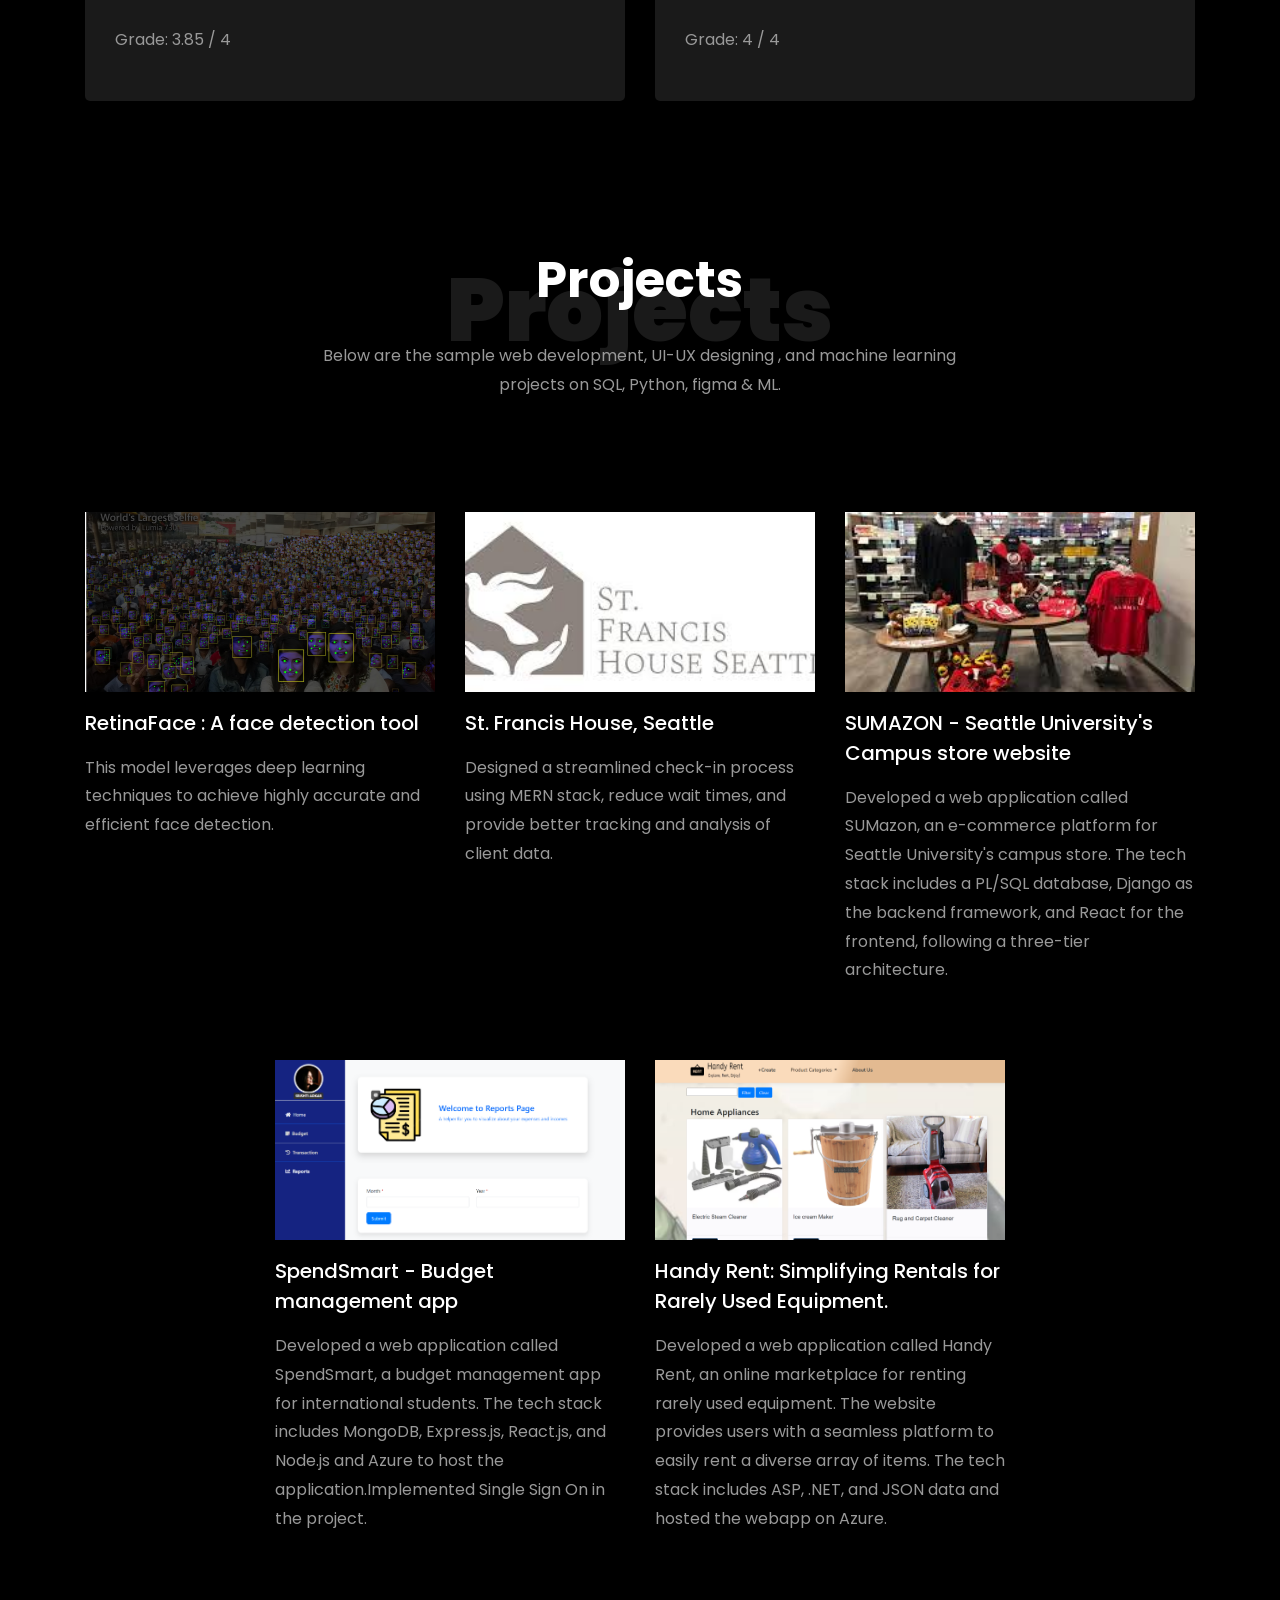
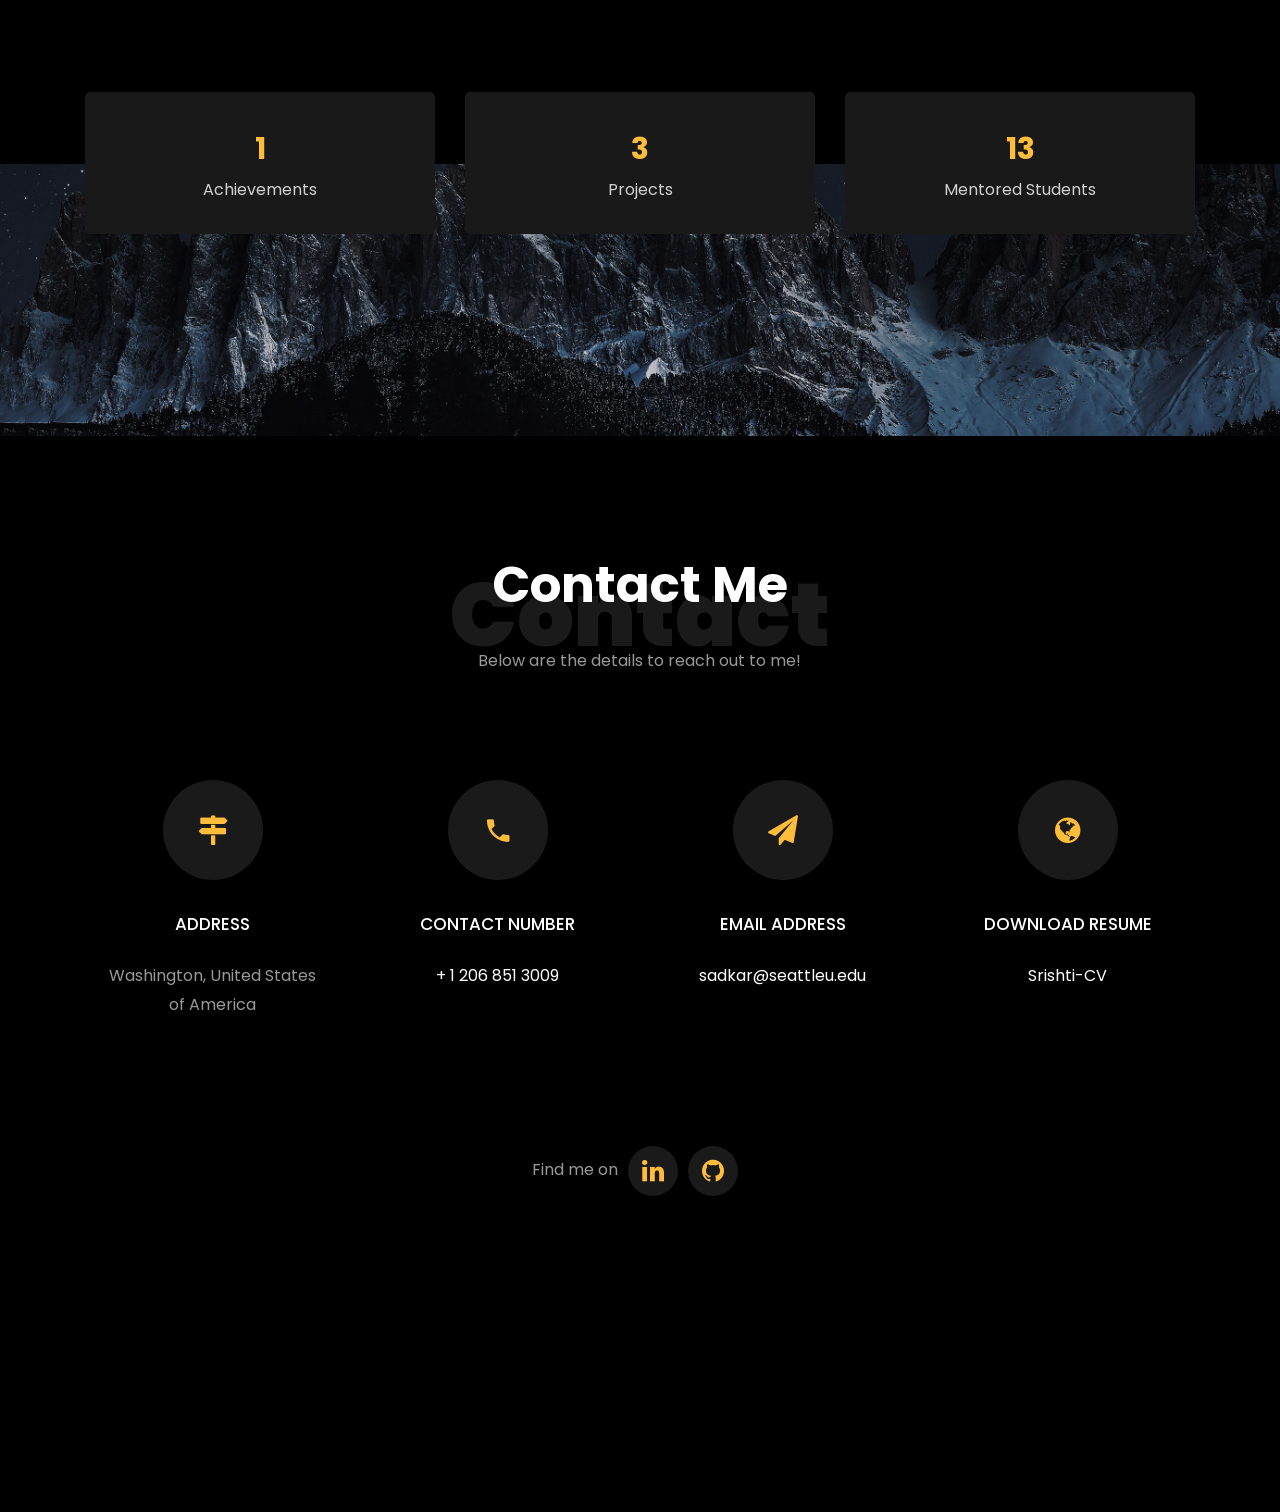
<file: Srishti_portfolio/index.html>
<!DOCTYPE html>
<html lang="en">
  <head>
    <title>Srishti Adkar Portfolio</title>
    <meta charset="utf-8">
    <meta name="viewport" content="width=device-width, initial-scale=1, shrink-to-fit=no">
    
    <link href="https://fonts.googleapis.com/css?family=Poppins:100,200,300,400,500,600,700,800,900" rel="stylesheet">

    <link rel="stylesheet" href="css/open-iconic-bootstrap.min.css">
    <link rel="stylesheet" href="css/animate.css">
    
    <link rel="stylesheet" href="css/owl.carousel.min.css">
    <link rel="stylesheet" href="css/owl.theme.default.min.css">
    <link rel="stylesheet" href="css/magnific-popup.css">

    <link rel="stylesheet" href="css/aos.css">

    <link rel="stylesheet" href="css/ionicons.min.css">
    
    <link rel="stylesheet" href="css/flaticon.css">
    <link rel="stylesheet" href="css/icomoon.css">
    <link rel="stylesheet" href="css/style.css">



<style>

/*======================================
//--//-->   ABOUT
======================================*/

.about-mf .box-shadow-full {
  padding-top: 4rem;
  padding-bottom: 4rem;
}

.about-mf .about-img {
  margin-bottom: 2rem;
}

.about-mf .about-img img {
  margin-left: 10px;
}


.skill-mf .progress {
  /* background-color: #cde1f8; */
  margin: .5rem 0 1.2rem 0;
  border-radius: 0;
  height: .7rem;
}

.skill-mf .progress .progress-bar {
  height: .7rem;
  background-color: #ffbd39;
}


/* Animation styles */
#typing-animation {
  position: relative;
  font-size: 30px;
  font-weight: bold;
  color: rgb(255, 255, 255);
  overflow: hidden;
  white-space: nowrap;
  animation: typing 3s steps(20, end) infinite;
}

#typing-animation:before {
  content: "";
  /* position: absolute; */
  top: 0;
  left: 0;
  width: 0;
  height: 100%;
  background-color: #ccc;
  animation: typing-cursor 0.5s ease-in-out infinite;
}

@keyframes typing {
  from {
    width: 0;
  }
  to {
    width: 100%;
  }
}

@keyframes typing-cursor {
  from {
    width: 5px;
  }
  to {
    width: 0;
  }
}


/* project image zoom effect */

.zoom-effect {
  overflow: hidden;
  transition: transform 0.3s ease-out;
}

.zoom-effect:hover {
  transform: scale(1.1);
}


</style>


  </head>
  <body data-spy="scroll" data-target=".site-navbar-target" data-offset="300">
	  
	  
    <nav class="navbar navbar-expand-lg navbar-dark ftco_navbar ftco-navbar-light site-navbar-target" id="ftco-navbar">
	    <div class="container">
	      <a class="navbar-brand" href="index.html">Srishti Adkar</a>
	      <button class="navbar-toggler js-fh5co-nav-toggle fh5co-nav-toggle" type="button" data-toggle="collapse" data-target="#ftco-nav" aria-controls="ftco-nav" aria-expanded="false" aria-label="Toggle navigation">
	        <span class="oi oi-menu"></span> Menu
	      </button>

	      <div class="collapse navbar-collapse" id="ftco-nav">
	        <ul class="navbar-nav nav ml-auto">
	          <li class="nav-item"><a href="#home-section" class="nav-link"><span>Home</span></a></li>
	          <li class="nav-item"><a href="#about-section" class="nav-link"><span>About</span></a></li>
	          <li class="nav-item"><a href="#resume-section" class="nav-link"><span>Resume</span></a></li>
	          <li class="nav-item"><a href="#project-section" class="nav-link"><span>Projects</span></a></li>
	          <li class="nav-item"><a href="#contact-section" class="nav-link"><span>Contact</span></a></li>
	        </ul>
	      </div>
	    </div>
	  </nav>
	  <section id="home-section" class="hero">
		  <div class="home-slider  owl-carousel">
	       <div class="slider-item ">
	      	<div class="overlay"></div>
	         <div class="container">
	          <div class="row d-md-flex no-gutters slider-text align-items-end justify-content-end" data-scrollax-parent="true">
	          	<div class="one-third js-fullheight order-md-last img" style="background-image:url(images/bg1.png);">
	          	 <div class="overlay"></div>
	          	</div>
		          <div class="one-forth d-flex  align-items-center ftco-animate" data-scrollax=" properties: { translateY: '70%' }">
		          	<div class="text">
		          		<span class="subheading">Hello!</span>
			            <h1 class="mb-4 mt-3">I'm <span>Srishti</span></h1>

						<!-- Element to contain animated typing -->
						<span id="typing-animation"></span>

						<script>

						// Initialize the typing animation
						const typingAnimationElement = document.getElementById('typing-animation');

						// Create an array of typing text
						const typingTexts = [
						'Engineer  ',
						];

						// Create a function to display the typing animation for a given text
						function playTypingAnimation(text) {
						// Loop through each character and add it to the element
						for (let i = 0; i < text.length; i++) {
							setTimeout(() => {
							typingAnimationElement.textContent += text[i];
							}, i * 200); // Increase the delay to slow down the typing animation
						}

						// Once the animation is complete, reset the text and start over
						setTimeout(() => {
							typingAnimationElement.textContent = '';
							playTypingAnimation(typingTexts[(typingTexts.indexOf(text) + 1) % typingTexts.length]);
						}, text.length * 200);
						}

						// Start the typing animation loop
						playTypingAnimation(typingTexts[0]);

						</script>

						<br>
						<br>
			            <h2>A Software Engineer and Data Engineer</h2>
						<!-- <h2 class="d-flex" style="margin-bottom: 0">With over 5 years of experience</h2> -->
						<!-- <br> -->
			            <p><a href="https://spendsmart.my.canva.site/" class="btn btn-primary py-3 px-4">UI UX Portfolio</a> 
							<a href="https://github.com/Srishti1805" class="btn btn-white btn-outline-white py-3 px-4">My works</a></p>
		            </div>
		          </div>
	        	</div>
	        </div>
	      </div>
		</div>
    </section>



    <section class="ftco-about img ftco-section ftco-no-pb" id="about-section">
    	<div class="container">
			<div class="row">
				<div class="row d-flex align-items-stretch">
				<!-- <div class="row d-flex"> -->
					<div class="col-md-6 col-lg-5 d-flex">
						<div class="img-about img d-flex align-items-stretch">
							<div class="overlay">
								<div class="row">
									<div class="col-sm-6 col-md-5">
									  <div class="about-img">
										<img src="images/about-me.jpeg" class="img-fluid rounded b-shadow-a" alt="">
									  </div>
									</div>
									<!-- Details next to profile image -->
									<div class="col-sm-6 col-md-7">
									  <div class="about-info">
										<p><span class="title-s">Name: </span> <span>Srishti Adkar</span></p>
										<p><span class="title-s">Job Role: </span> <span>Software engineer</span></p>
										<p><span class="title-s">Experience: </span> <span>2 years</span></p>
										<p><span class="title-s">Address: </span> <span>Washington, United States of America</span></p>
									  </div>
									</div>
								  </div>

								<div class="skill-mf">
									<p class="title-s">Skills</p>
									<span>SQL</span> <span class="pull-right"></span>
									<div class="progress">
										<div class="progress-bar" role="progressbar" style="width: 100%;" aria-valuenow="95" aria-valuemin="0"
											aria-valuemax="100"></div>
									</div>
									
									<span>PYTHON</span> <span class="pull-right"></span>
									<div class="progress">
										<div class="progress-bar" role="progressbar" style="width: 100%" aria-valuenow="85" aria-valuemin="0"
											aria-valuemax="100"></div>
									</div>
									
									<span>Data Visualization</span> <span class="pull-right"></span>
									<div class="progress">
										<div class="progress-bar" role="progressbar" style="width: 100%" aria-valuenow="90" aria-valuemin="0"
											aria-valuemax="100"></div>
									</div>
									
									<span>Statistical Analysis</span> <span class="pull-right"></span>
									<div class="progress">
										<div class="progress-bar" role="progressbar" style="width: 100%" aria-valuenow="85" aria-valuemin="0"
											aria-valuemax="100"></div>
									</div>
									
									<span>Machine Learning</span> <span class="pull-right"></span>
									<div class="progress">
										<div class="progress-bar" role="progressbar" style="width: 100%" aria-valuenow="80" aria-valuemin="0"
											aria-valuemax="100"></div>
									</div>

									<span>Django</span> <span class="pull-right"></span>
									<div class="progress">
										<div class="progress-bar" role="progressbar" style="width: 100%" aria-valuenow="80" aria-valuemin="0"
											aria-valuemax="100"></div>
									</div>

									<span>React</span> <span class="pull-right"></span>
									<div class="progress">
										<div class="progress-bar" role="progressbar" style="width: 100%" aria-valuenow="80" aria-valuemin="0"
											aria-valuemax="100"></div>
									</div>
								</div>
							</div>
						</div>
					</div>
					
					<div class="col-md-6 col-lg-7 pl-lg-5 pb-5">
						<div class="row justify-content-start pb-3">
							<div class="col-md-12 heading-section ftco-animate">
								
								<h1 class="big">About</h1>
								<h2 class="mb-4">About Me</h2>
								
								<p>With over 2 years of comprehensive experience in the field of data science & software engineering, accompanied by a bachelor's degree in engineering.
									Currently pursuing master's in Computer Science from Seattle University.
									Proficient in data analysis, statistical analysis, developing APIs in Django &amp; machine learning. 
									Demonstrated success in leading impactful projects and providing effective mentorship.</p>
								<ul class="about-info mt-4 px-md-0 px-2">
									<li class="d-flex"><span>Profile:</span> <span>Data Science &amp; Software Engineer</span></li>
									<li class="d-flex"><span>Domain:</span> <span>Backend Developer &amp; Data Modeling</span></li>
									<li class="d-flex"><span>Education:</span> <span>Bachelor of Engineering , Currently pursuing master's in Computer Science </span></li>
									<li class="d-flex"><span>Language:</span> <span>English, Hindi</span></li>
									<li class="d-flex"><span>Programming Languages:</span> <span>C, C++, Javascript  &amp; Python</span></li>
									<li class="d-flex"><span>Other Skills:</span> <span>AWS, Azure, Angular, Git, ASP, .NET &amp; React</span></li>
									<li class="d-flex"><span>Interest:</span> <span>Traveling, Badminton, Teaching</span></li>
									
								</ul>
							</div>
						</div>


						<div class="counter-wrap ftco-animate d-flex mt-md-3">
							<div class="text">
								<p class="mb-4">
									<span class="number" data-number="10">0</span> <span>+</span>
									<span>&nbsp; Projects completed</span>
								</p>
								<p><a href="https://www.linkedin.com/in/srishti-adkar-3022411b1/" class="btn btn-primary py-3 px-3">LinkedIn</a></p>
							</div>
						</div>
					</div>
				</div>
			</div>
		</div>
    </section>



	
    <section class="ftco-section ftco-no-pb" id="resume-section">
    	<div class="container">
    		<div class="row justify-content-center pb-5">
          <div class="col-md-10 heading-section text-center ftco-animate">
          	<h1 class="big big-2">Resume</h1>
            <h2 class="mb-4">Resume</h2>
            <p>Experienced Software Engineer with expertise in backend development and AI applications. Proven skills in designing and optimizing Django-based APIs, developing machine learning architectures, and leading cross-functional teams to enhance project workflows and data protection. Passionate about building scalable, user-focused solutions and continuous learning in the field of AI and software development.</p>
          </div>
        </div>

		<div class="row">
			<h1 class="big-4">Experience</h1>
			<div class="underline"></div>
		</div>
		<br>
		
		<div class="row">
				<div class="col-md-6">
					<div class="resume-wrap ftco-animate">
						<span class="date">June 2024 - Present</span>
						<h2>Software Engineering Intern</h2>
						<span class="position">St. Francis House, Seattle</span>
						<br>
						<br>
						<!-- <p class="mt-4">Merkle, a leading CXM and media company with over 10K+ professionals globally. It's a part of Dentsu International.  -->
							<ul>
								<li>Developed and optimized APIs to streamline client check-ins at St. Francis House Seattle, significantly reducing wait times and improving overall service efficiency.</li>
								<li>Implemented robust database migration strategies, ensuring the system's scalability and reliability to handle millions of users. This approach to database management has prepared the system for future growth and high traffic volumes.</li>
								<li>Collaborated closely with cross-functional teams, including developers, designers, and product managers, to enhance code quality and maintain system performance. Conducted regular code reviews, optimizing workflows, and efficient delivery of high-quality software solutions. </li>
							</ul>
						</p>
					</div>

				</div>

				<div class="col-md-6">
					<div class="resume-wrap ftco-animate">
						<span class="date">2022-2023</span>
						<h2>Software Engineer</h2>
						<span class="position">Atomic Loops</span>
						<!-- <p class="mt-4">iQuanti is a data-driven digital marketing analytics and solutions company, helps top 100 global brands.  -->
							<ul>
								<li>Generated a comprehensive 20+ table database diagram and formulated SQL queries using dbdiagram.io, aligning with client specifications for seamless API integration with low latency.</li>
								<li>optimized project workflows through the implementation of Django-based APIs and JWT authentication, significantly enhancing communication and project efficiency.</li>
								<li>Managed a data compliance project for a manufacturing client, leading a team of five developers to build secure Django-based APIs in Python. Implemented JWT authentication and data encryption, resulting in a real-time AI-OpenCV quality control system processing over 1000 products daily, improving user experience and operational workflow.</li>
							</ul>
						</p>
					</div>

				</div>
			</div>

		<br>
		<br>

		<div class="row">
			<h1 class="big-4">Education</h1>
			<div class="underline"></div>
		</div>
		<br>
		
			<div class="row">
    			<div class="col-md-6">
    				<div class="resume-wrap ftco-animate">
    					<span class="date">2023-2025</span>
    					<h2>Master's in Computer Science</h2>
    					<span class="position">Seattle University</span>
    					<p class="mt-4">Grade: 3.85 / 4</p>
    				</div>
    			</div>

    			<div class="col-md-6">
    				<div class="resume-wrap ftco-animate">
    					<span class="date">2018-2022</span>
    					<h2>Bachelor of Engineering</h2>
    					<span class="position">Pune University</span>
    					<p class="mt-4">Grade: 4 / 4</p>
    				</div>
				</div>
    		</div>

    		<!-- <div class="row justify-content-center mt-5">
    			<div class="col-md-6 text-center ftco-animate">
    				<p><a href="#" class="btn btn-primary py-4 px-5">Download CV</a></p>
    			</div>
    		</div> -->
    	</div>
    </section>

   

    <section class="ftco-section" id="project-section">
      <div class="container">
        <div class="row justify-content-center mb-5 pb-5">
          <div class="col-md-7 heading-section text-center ftco-animate">
            <h1 class="big big-2">Projects</h1>
            <h2 class="mb-4">Projects</h2>
            <p>Below are the sample web development, UI-UX designing , and machine learning projects on SQL, Python, figma & ML.</p>
          </div>
        </div>
        <div class="row d-flex">
          <div class="col-md-4 d-flex ftco-animate">
          	<div class="blog-entry justify-content-end">
              <a href="https://github.com/Srishti1805/RetinaFace" class="block-20 zoom-effect" style="background-image: url('images/retinaface.png');">
              </a>
              <div class="text mt-3 float-right d-block">

                <h3 class="heading"><a href="https://github.com/Srishti1805/RetinaFace">RetinaFace : A face detection tool</a></h3>
                <p>This model leverages deep learning techniques to achieve highly accurate and efficient face detection. </p>
              </div>
            </div>
          </div>
          <div class="col-md-4 d-flex ftco-animate">
          	<div class="blog-entry justify-content-end">
              <a href="https://github.com/mckeemseattleu/St-Francis" class="block-20 zoom-effect" style="background-image: url('images/St.\ Francis.jpeg');">
              </a>
              <div class="text mt-3 float-right d-block">

                <h3 class="heading"><a href="https://github.com/mckeemseattleu/St-Francis">St. Francis House, Seattle</a></h3>
                <p>Designed a streamlined check-in process using MERN stack, reduce wait times, and provide better tracking and analysis of client data.</p>
              </div>
            </div>
          </div>
          <div class="col-md-4 d-flex ftco-animate">
          	<div class="blog-entry">
              <a href="https://github.com/Srishti1805/sumazon" class="block-20 zoom-effect" style="background-image: url('images/sumazon.jpeg');">
              </a>
              <div class="text mt-3 float-right d-block">

                <h3 class="heading"><a href="https://github.com/Srishti1805/sumazon">SUMAZON - Seattle University's Campus store website</a></h3>
                <p>
					Developed a web application called SUMazon, an e-commerce platform for Seattle University's campus store. The tech stack includes a PL/SQL database, Django as the backend framework, and React for the frontend, following a three-tier architecture. </p>
              </div>
            </div>
          </div>
        </div>
	<br>
		<!-- added justify-content-center to center align the last two projects -->
		<div class="row d-flex justify-content-center">  
			<div class="col-md-4 d-flex ftco-animate">
				<div class="blog-entry justify-content-end">
				<a href="https://github.com/ydeshpande8/SpendSmart" class="block-20 zoom-effect" style="background-image: url('images/image.png');">
				</a>
				<div class="text mt-3 float-right d-block">
  
				  <h3 class="heading"><a href="https://github.com/ydeshpande8/SpendSmart">SpendSmart - Budget management app</a></h3>
				  <p>Developed a web application called SpendSmart, a budget management app for international students. The tech stack includes MongoDB, Express.js, React.js, and Node.js and Azure to host the application.Implemented Single Sign On in the project.</p>
				</div>
			  </div>
			</div>
			<div class="col-md-4 d-flex ftco-animate">
				<div class="blog-entry justify-content-end">
				<a href="https://github.com/Srishti1805/Team11_WebWizards" class="block-20 zoom-effect" style="background-image: url('images/HandyRent.png');">
				</a>
				<div class="text mt-3 float-right d-block">
  
				  <h3 class="heading"><a href="https://github.com/Srishti1805/Team11_WebWizards">Handy Rent: Simplifying Rentals for Rarely Used Equipment.</a></h3>
				  <p>Developed a web application called Handy Rent, an online marketplace for renting rarely used equipment. The website provides users with a seamless platform to easily rent a diverse array of items. The tech stack includes ASP, .NET, and JSON data and hosted the webapp on Azure.</p>
				</div>
			  </div>
			</div>
		 </div>
	  </div>
    </section>

	<section class="ftco-section ftco-no-pt ftco-no-pb ftco-counter img" id="section-counter">
      <div class="container">
		<div class="row d-md-flex align-items-center">
          <div class="col-md d-flex justify-content-center counter-wrap ftco-animate">
            <div class="block-18">
              <div class="text">
                <strong class="number" data-number="4">0</strong>
                <span>Achievements</span>
              </div>
            </div>
          </div>
          <div class="col-md d-flex justify-content-center counter-wrap ftco-animate">
            <div class="block-18">
              <div class="text">
                <strong class="number" data-number="10">0</strong>
                <span>Projects</span>
              </div>
            </div>
          </div>
          <div class="col-md d-flex justify-content-center counter-wrap ftco-animate">
            <div class="block-18">
              <div class="text">
                <strong class="number" data-number="40">0</strong>
                <span>Mentored Students</span>
              </div>
            </div>
          </div>
          <!-- <div class="col-md d-flex justify-content-center counter-wrap ftco-animate">
            <div class="block-18">
              <div class="text">
                <strong class="number" data-number="500">0</strong>
                <span>Cups of coffee</span>
              </div> -->
            </div>
          </div>
        </div>
      </div>
	
	  <div class="ftco-section ftco-hireme img margin-top" style="background-image: url(images/bg_1.jpg)">
			<!-- <div class="container"> -->
				<!-- <div class="row justify-content-center">
					<div class="col-md-7 ftco-animate text-center">
						<h2>More projects on<span> Github  </span> </h2>
						<div class="heading"> <h4> I love to solve business problems &amp; uncover hidden data stories </h4>
						<br>
						<p><a href="https://github.com/rishabhnmishra" class="btn btn-primary py-3 px-5">GitHub</a></p>
						</div>
					</div>
				</div> -->
			<!-- </div> -->
		</div>
	</section>



    <section class="ftco-section contact-section ftco-no-pb" id="contact-section">
      <div class="container">
      	<div class="row justify-content-center mb-5 pb-3">
          <div class="col-md-7 heading-section text-center ftco-animate">
            <h1 class="big big-2">Contact</h1>
            <h2 class="mb-4">Contact Me</h2>
            <p>Below are the details to reach out to me!</p>
          </div>
        </div>

        <div class="row d-flex contact-info mb-5">
          <div class="col-md-6 col-lg-3 d-flex ftco-animate">
          	<div class="align-self-stretch box p-4 text-center">
          		<div class="icon d-flex align-items-center justify-content-center">
          			<span class="icon-map-signs"></span>
          		</div>
          		<h3 class="mb-4">Address</h3>
	            <p>Washington, United States of America</p>
	          </div>
          </div>
          <div class="col-md-6 col-lg-3 d-flex ftco-animate">
          	<div class="align-self-stretch box p-4 text-center">
          		<div class="icon d-flex align-items-center justify-content-center">
          			<span class="icon-phone2"></span>
          		</div>
          		<h3 class="mb-4">Contact Number</h3>
	            <p><a href="tel://2068513009">+ 1 206 851 3009</a></p>
	          </div>
          </div>
          <div class="col-md-6 col-lg-3 d-flex ftco-animate">
          	<div class="align-self-stretch box p-4 text-center">
          		<div class="icon d-flex align-items-center justify-content-center">
          			<span class="icon-paper-plane"></span>
          		</div>
          		<h3 class="mb-4">Email Address</h3>
	            <p><a href="mailto:sadkar@seattleu.edu">sadkar@seattleu.edu</a></p>
	          </div>
          </div>
          <div class="col-md-6 col-lg-3 d-flex ftco-animate">
          	<div class="align-self-stretch box p-4 text-center">
          		<div class="icon d-flex align-items-center justify-content-center">
          			<span class="icon-globe"></span>
          		</div>
          		<h3 class="mb-4">Download Resume</h3>
	            <p><a href="https://docs.google.com/document/d/1-H_FS-e65x4qF0BetXWGmbtV1_6K_DKuLiU_1hgRLxA/edit">Srishti-CV</a></p>
	          </div>
          </div>

		  <div class="container">
			<br>
			<br>
			<!-- <div class="row justify-content-center">
				<div class="col-md-7 ftco-animate text-center">
					<h2>Have a<span> Question?  </span> <a href="https://forms.gle/uLaTShUKXraAvHJ77" class="btn btn-primary py-3 px-5">Click Here</a> </h2>
				</div>
			</div> -->
				<br>
					<ul class="ftco-footer-social list-unstyled d-flex justify-content-center align-items-center mb-0">
					  <li class="ftco-animate normal-txt">Find me on  </li>
					  <li class="ftco-animate"><a href="https://www.linkedin.com/in/srishti-adkar-3022411b1/"><span class="icon-linkedin"></span></a></li>  
					  <li class="ftco-animate"><a href="https://github.com/Srishti1805"><span class="icon-github"></span></a></li>
					</ul>
				<br>
		   </div>
   </div>
 </section>


 
	
    <footer class="ftco-footer ftco-section">
		<div class="container">
		  <div class="row">
			<div class="col-md-12 text-center">
  
			  <p><!-- Link back to Colorlib can't be removed. Template is licensed under CC BY 3.0. -->
	<!-- Copyright &copy;<script>document.write(new Date().getFullYear());</script> All rights reserved | This template is made with <i class="icon-heart color-danger" aria-hidden="true"></i> by <a href="https://colorlib.com" target="_blank">Colorlib</a> -->
	<!-- Link back to Colorlib can't be removed. Template is licensed under CC BY 3.0. --></p>
			</div>
		  </div>
		</div>
	  </footer>


  <!-- loader -->
  <div id="ftco-loader" class="show fullscreen"><svg class="circular" width="48px" height="48px"><circle class="path-bg" cx="24" cy="24" r="22" fill="none" stroke-width="4" stroke="#eeeeee"/><circle class="path" cx="24" cy="24" r="22" fill="none" stroke-width="4" stroke-miterlimit="10" stroke="#F96D00"/></svg></div>


  <script src="js/jquery.min.js"></script>
  <script src="js/jquery-migrate-3.0.1.min.js"></script>
  <script src="js/popper.min.js"></script>
  <script src="js/bootstrap.min.js"></script>
  <script src="js/jquery.easing.1.3.js"></script>
  <script src="js/jquery.waypoints.min.js"></script>
  <script src="js/jquery.stellar.min.js"></script>
  <script src="js/owl.carousel.min.js"></script>
  <script src="js/jquery.magnific-popup.min.js"></script>
  <script src="js/aos.js"></script>
  <script src="js/jquery.animateNumber.min.js"></script>
  <script src="js/scrollax.min.js"></script>
  
  <script src="js/main.js"></script>
    
  </body>
</html>
</file>
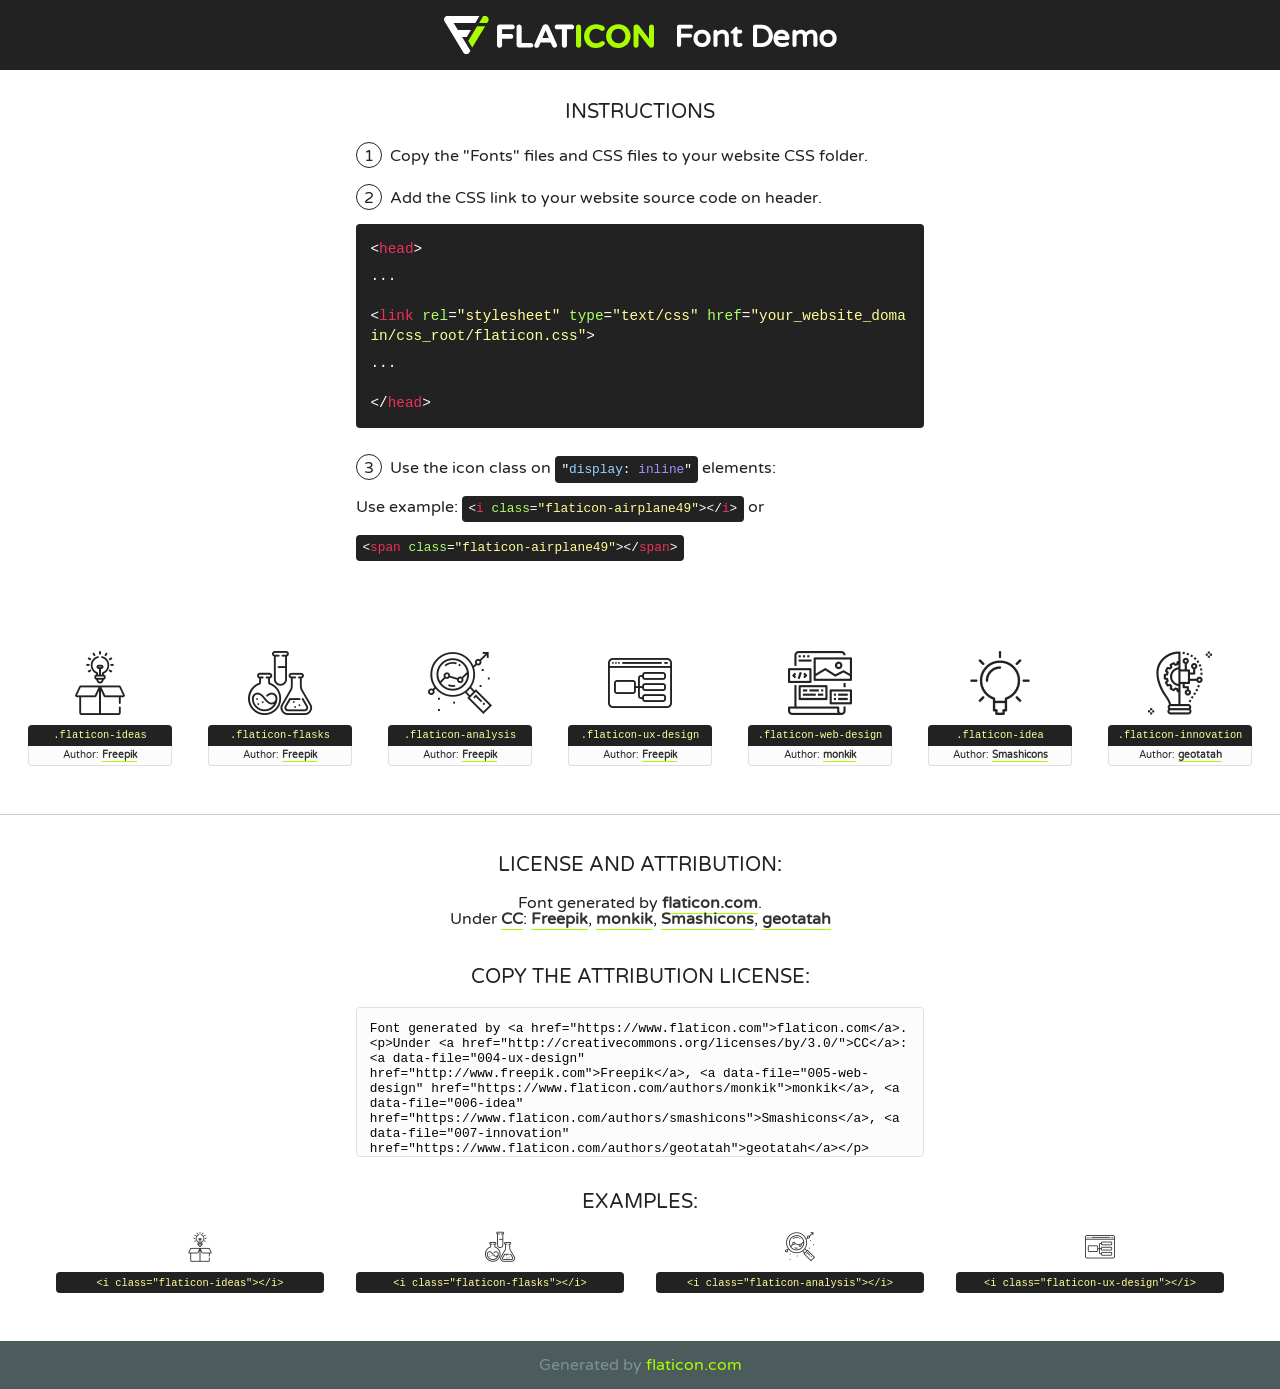
<file: fonts/flaticon/font/flaticon.html>
<!DOCTYPE html>
<!--
  Flaticon icon font: Flaticon
  Creation date: 20/03/2019 02:18
-->
<html>
<!DOCTYPE html>
<html>

<head>
    <title>Flaticon WebFont</title>
    <link href="http://fonts.googleapis.com/css?family=Varela+Round" rel="stylesheet" type="text/css" />
    <link rel="stylesheet" type="text/css" href="flaticon.css">
    <meta charset="UTF-8">
    <style>
    html, body, div, span, applet, object, iframe,
    h1, h2, h3, h4, h5, h6, p, blockquote, pre,
    a, abbr, acronym, address, big, cite, code,
    del, dfn, em, img, ins, kbd, q, s, samp,
    small, strike, strong, sub, sup, tt, var,
    b, u, i, center,
    dl, dt, dd, ol, ul, li,
    fieldset, form, label, legend,
    table, caption, tbody, tfoot, thead, tr, th, td,
    article, aside, canvas, details, embed, 
    figure, figcaption, footer, header, hgroup, 
    menu, nav, output, ruby, section, summary,
    time, mark, audio, video {
        margin: 0;
        padding: 0;
        border: 0;
        font-size: 100%;
        font: inherit;
        vertical-align: baseline;
    }
    /* HTML5 display-role reset for older browsers */
    article, aside, details, figcaption, figure, 
    footer, header, hgroup, menu, nav, section {
        display: block;
    }
    body {
        line-height: 1;
    }
    ol, ul {
        list-style: none;
    }
    blockquote, q {
        quotes: none;
    }
    blockquote:before, blockquote:after,
    q:before, q:after {
        content: '';
        content: none;
    }
    table {
        border-collapse: collapse;
        border-spacing: 0;
    }
    body {
        font-family: 'Varela Round', Helvetica, Arial, sans-serif;
        font-size: 16px;
        color: #222;
    }
    a {
        color: #333;
        border-bottom: 1px solid #a9fd00;
        font-weight: bold;
        text-decoration: none;
    }
    * {
        -moz-box-sizing: border-box;
        -webkit-box-sizing: border-box;
        box-sizing: border-box;
        margin: 0;
        padding: 0;
    }
    [class^="flaticon-"]:before, [class*=" flaticon-"]:before, [class^="flaticon-"]:after, [class*=" flaticon-"]:after {
        font-family: Flaticon;
        font-size: 30px;
        font-style: normal;
        margin-left: 20px;
        color: #333;
    }
    .wrapper {
        max-width: 600px;
        margin: auto;
        padding: 0 1em;
    }
    .title {
        font-size: 1.25em;
        text-align: center;
        margin-bottom: 1em;
        text-transform: uppercase;
    }
    header {
        text-align: center;
        background-color: #222;
        color: #fff;
        padding: 1em;
    }
    header .logo {
        width: 210px;
        height: 38px;
        display: inline-block;
        vertical-align: middle;
        margin-right: 1em;
        border: none;
    }
    header strong {
        font-size: 1.95em;
        font-weight: bold;
        vertical-align: middle;
        margin-top: 5px;
        display: inline-block;
    }
    .demo {
        margin: 2em auto;
        line-height: 1.25em;
    }
    .demo ul li {
        margin-bottom: 1em;
    }
    .demo ul li .num {
        color: #222;
        border-radius: 20px;
        display: inline-block;
        width: 26px;
        padding: 3px;
        height: 26px;
        text-align: center;
        margin-right: 0.5em;
        border: 1px solid #222;
    }
    .demo ul li code {
        background-color: #222;
        border-radius: 4px;
        padding: 0.25em 0.5em;
        display: inline-block;
        color: #fff;
        font-family: Consolas,Monaco,Lucida Console,Liberation Mono,DejaVu Sans Mono,Bitstream Vera Sans Mono,Courier New, monospace;
        font-weight: lighter;
        margin-top: 1em;
        font-size: 0.8em;
        word-break: break-all;
    }
    .demo ul li code.big {
        padding: 1em;
        font-size: 0.9em;
    }
    .demo ul li code .red {
        color: #EF3159;
    }
    .demo ul li code .green {
        color: #ACFF65;
    }
    .demo ul li code .yellow {
        color: #FFFF99;
    }
    .demo ul li code .blue {
        color: #99D3FF;
    }
    .demo ul li code .purple {
        color: #A295FF;
    }
    .demo ul li code .dots {
        margin-top: 0.5em;
        display: block;
    }
    #glyphs {
        border-bottom: 1px solid #ccc;
        padding: 2em 0;
        text-align: center;
    }
    .glyph {
        display: inline-block;
        width: 9em;
        margin: 1em;
        text-align: center;
        vertical-align: top;
        background: #FFF;
    }
    .glyph .glyph-icon {
        padding: 10px;
        display: block;
        font-family:"Flaticon";
        font-size: 64px;
        line-height: 1;
    }
    .glyph .glyph-icon:before {
        font-size: 64px;
        color: #222;
        margin-left: 0;
    }
    .class-name {
        font-size: 0.65em;
        background-color: #222;
        color: #fff;
        border-radius: 4px 4px 0 0;
        padding: 0.5em;
        color: #FFFF99;
        font-family: Consolas,Monaco,Lucida Console,Liberation Mono,DejaVu Sans Mono,Bitstream Vera Sans Mono,Courier New, monospace;
    }
    .author-name {
        font-size: 0.6em;
        background-color: #fcfcfd;
        border: 1px solid #DEDEE4;
        border-top: 0;
        border-radius: 0 0 4px 4px;
        padding: 0.5em;
    }
    .class-name:last-child {
        font-size: 10px;
        color:#888;
    }
    .class-name:last-child a {
        font-size: 10px;
        color:#555;
    }
    .class-name:last-child a:hover {
        color:#a9fd00;
    }
    .glyph > input {
        display: block;
        width: 100px;
        margin: 5px auto;
        text-align: center;
        font-size: 12px;
        cursor: text;
    }
    .glyph > input.icon-input {
        font-family:"Flaticon";
        font-size: 16px;
        margin-bottom: 10px;
    }
    .attribution .title {
        margin-top: 2em;
    }
    .attribution textarea {
        background-color: #fcfcfd;
        padding: 1em;
        border: none;
        box-shadow: none;
        border: 1px solid #DEDEE4;
        border-radius: 4px;
        resize: none;
        width: 100%;
        height: 150px;
        font-size: 0.8em;
        font-family: Consolas,Monaco,Lucida Console,Liberation Mono,DejaVu Sans Mono,Bitstream Vera Sans Mono,Courier New, monospace;
        -webkit-appearance: none;
    }
    .iconsuse {
        margin: 2em auto;
        text-align: center;
        max-width: 1200px;
    }
    .iconsuse:after {
        content: '';
        display: table;
        clear: both;
    }
    .iconsuse .image {
        float: left;
        width: 25%;
        padding: 0 1em;
    }
    .iconsuse .image p {
        margin-bottom: 1em;
    }
    .iconsuse .image span {
        display: block;
        font-size: 0.65em;
        background-color: #222;
        color: #fff;
        border-radius: 4px;
        padding: 0.5em;
        color: #FFFF99;
        margin-top: 1em;
        font-family: Consolas,Monaco,Lucida Console,Liberation Mono,DejaVu Sans Mono,Bitstream Vera Sans Mono,Courier New, monospace;
    }
    #footer {
        text-align: center;
        background-color: #4C5B5C;
        color: #7c9192;
        padding: 1em;
    }
    #footer a {
        border: none;
        color: #a9fd00;
        font-weight: normal;
    }
    @media (max-width: 960px) {
        .iconsuse .image {
            width: 50%;
        }
    }
    @media (max-width: 560px) {
        .iconsuse .image {
            width: 100%;
        }
    }
    </style>
</head>

<body class="characters-off">

    <header>
        <a href="https://www.flaticon.com" target="_blank" class="logo">
            <svg version="1.1" xmlns="http://www.w3.org/2000/svg" xmlns:xlink="http://www.w3.org/1999/xlink" xmlns:a="http://ns.adobe.com/AdobeSVGViewerExtensions/3.0/" viewBox="0 0 560.875 102.036" enable-background="new 0 0 560.875 102.036" xml:space="preserve">
                <defs>
                </defs>
                <g>
                    <g class="letters">
                        <path fill="#ffffff" d="M141.596,29.675c0-3.777,2.985-6.767,6.764-6.767h34.438c3.426,0,6.15,2.728,6.15,6.15
                        c0,3.43-2.724,6.149-6.15,6.149h-27.674v13.091h23.719c3.429,0,6.151,2.724,6.151,6.15c0,3.43-2.723,6.149-6.151,6.149h-23.719
                        v17.574c0,3.773-2.986,6.761-6.764,6.761c-3.779,0-6.764-2.989-6.764-6.761V29.675z"></path>
                        <path fill="#ffffff" d="M193.844,29.149c0-3.781,2.985-6.767,6.764-6.767c3.776,0,6.763,2.985,6.763,6.767v42.957h25.039
                        c3.426,0,6.149,2.726,6.149,6.153c0,3.425-2.723,6.15-6.149,6.15h-31.802c-3.779,0-6.764-2.986-6.764-6.768V29.149z"></path>
                        <path fill="#ffffff" d="M241.891,75.71l21.438-48.407c1.492-3.341,4.215-5.357,7.906-5.357h0.792
                        c3.686,0,6.323,2.017,7.815,5.357l21.439,48.407c0.436,0.967,0.701,1.845,0.701,2.723c0,3.602-2.809,6.501-6.414,6.501
                        c-3.161,0-5.269-1.845-6.499-4.655l-4.132-9.661h-27.059l-4.301,10.102c-1.144,2.631-3.426,4.214-6.237,4.214
                        c-3.517,0-6.24-2.81-6.24-6.325C241.1,77.64,241.451,76.677,241.891,75.71z M279.932,58.666l-8.521-20.297l-8.526,20.297H279.932
                        z"></path>
                        <path fill="#ffffff" d="M314.864,35.387H301.86c-3.429,0-6.239-2.813-6.239-6.238c0-3.429,2.811-6.24,6.239-6.24h39.533
                        c3.426,0,6.237,2.811,6.237,6.24c0,3.425-2.811,6.238-6.237,6.238h-13.001v42.785c0,3.773-2.99,6.761-6.764,6.761
                        c-3.779,0-6.764-2.989-6.764-6.761V35.387z"></path>
                        <path fill="#A9FD00" d="M352.615,29.149c0-3.781,2.985-6.767,6.767-6.767c3.774,0,6.761,2.985,6.761,6.767v49.024
                        c0,3.773-2.987,6.761-6.761,6.761c-3.781,0-6.767-2.989-6.767-6.761V29.149z"></path>
                        <path fill="#A9FD00" d="M374.132,53.836v-0.179c0-17.481,13.178-31.801,32.065-31.801c9.22,0,15.459,2.458,20.557,6.238
                        c1.402,1.054,2.637,2.985,2.637,5.357c0,3.692-2.985,6.59-6.681,6.59c-1.845,0-3.071-0.702-4.044-1.319
                        c-3.776-2.813-7.729-4.393-12.562-4.393c-10.364,0-17.831,8.611-17.831,19.154v0.173c0,10.542,7.291,19.329,17.831,19.329
                        c5.715,0,9.492-1.756,13.359-4.834c1.049-0.874,2.458-1.491,4.039-1.491c3.429,0,6.325,2.813,6.325,6.236
                        c0,2.106-1.056,3.78-2.282,4.834c-5.539,4.834-12.036,7.733-21.878,7.733C387.572,85.464,374.132,71.493,374.132,53.836z"></path>
                        <path fill="#A9FD00" d="M433.009,53.836v-0.179c0-17.481,13.79-31.801,32.766-31.801c18.981,0,32.592,14.143,32.592,31.628v0.173
                        c0,17.483-13.785,31.807-32.769,31.807C446.625,85.464,433.009,71.32,433.009,53.836z M484.224,53.836v-0.179
                        c0-10.539-7.725-19.326-18.626-19.326c-10.893,0-18.449,8.611-18.449,19.154v0.173c0,10.542,7.73,19.329,18.626,19.329
                        C476.676,72.986,484.224,64.378,484.224,53.836z"></path>
                        <path fill="#A9FD00" d="M506.233,29.321c0-3.774,2.99-6.763,6.767-6.763h1.401c3.252,0,5.183,1.583,7.029,3.953l26.093,34.265
                        V29.059c0-3.692,2.99-6.677,6.681-6.677c3.683,0,6.671,2.985,6.671,6.677v48.934c0,3.78-2.987,6.765-6.764,6.765h-0.436
                        c-3.257,0-5.188-1.581-7.034-3.953l-27.056-35.492v32.944c0,3.687-2.985,6.676-6.678,6.676c-3.683,0-6.673-2.989-6.673-6.676
                        V29.321z"></path>
                    </g>
                    <g class="insignia">
                        <path fill="#ffffff" d="M48.372,56.137h12.517l11.156-18.537H37.186L25.688,18.539h57.825L94.668,0H9.271
                        C5.925,0,2.842,1.801,1.198,4.716c-1.644,2.907-1.593,6.482,0.134,9.343l50.38,83.501c1.678,2.781,4.689,4.476,7.938,4.476
                        c3.246,0,6.257-1.695,7.935-4.476l2.898-4.804L48.372,56.137z"></path>
                        <g class="i">
                            <path fill="#A9FD00" d="M93.575,18.539h0.031v0.004l21.652,0.004l2.705-4.488c1.727-2.861,1.778-6.436,0.133-9.343
                            C116.454,1.801,113.371,0,110.026,0h-5.294L93.575,18.539z"></path>
                            <polygon fill="#A9FD00" points="88.291,27.356 64.725,66.486 75.519,84.404 109.942,27.356"></polygon>
                        </g>
                    </g>
                </g>
            </svg>
        </a>
        <strong>Font Demo</strong>
    </header>


    <section class="demo wrapper">

        <p class="title">Instructions</p>

        <ul>
            <li>
                <span class="num">1</span>Copy the "Fonts" files and CSS files to your website CSS folder.
            </li>
            <li>
                <span class="num">2</span>Add the CSS link to your website source code on header.
                <code class="big">
                    &lt;<span class="red">head</span>&gt;
                    <br/><span class="dots">...</span>
                    <br/>&lt;<span class="red">link</span> <span class="green">rel</span>=<span class="yellow">"stylesheet"</span> <span class="green">type</span>=<span class="yellow">"text/css"</span> <span class="green">href</span>=<span class="yellow">"your_website_domain/css_root/flaticon.css"</span>&gt;
                    <br/><span class="dots">...</span>
                    <br/>&lt;/<span class="red">head</span>&gt;
                </code>
            </li>

            <li>
                <p>
                    <span class="num">3</span>Use the icon class on <code>"<span class="blue">display</span>:<span class="purple"> inline</span>"</code> elements:
                    <br />
                    Use example: <code>&lt;<span class="red">i</span> <span class="green">class</span>=<span class="yellow">&quot;flaticon-airplane49&quot;</span>&gt;&lt;/<span class="red">i</span>&gt;</code> or <code>&lt;<span class="red">span</span> <span class="green">class</span>=<span class="yellow">&quot;flaticon-airplane49&quot;</span>&gt;&lt;/<span class="red">span</span>&gt;</code>
            </li>
        </ul>

    </section>




   <section id="glyphs">          
    
      
        <div class="glyph"><div class="glyph-icon flaticon-ideas"></div>
            <div class="class-name">.flaticon-ideas</div>
            <div class="author-name">Author: <a data-file="001-ideas" href="http://www.freepik.com">Freepik</a> </div> 
        </div>        
        
        <div class="glyph"><div class="glyph-icon flaticon-flasks"></div>
            <div class="class-name">.flaticon-flasks</div>
            <div class="author-name">Author: <a data-file="002-flasks" href="http://www.freepik.com">Freepik</a> </div> 
        </div>        
        
        <div class="glyph"><div class="glyph-icon flaticon-analysis"></div>
            <div class="class-name">.flaticon-analysis</div>
            <div class="author-name">Author: <a data-file="003-analysis" href="http://www.freepik.com">Freepik</a> </div> 
        </div>        
        
        <div class="glyph"><div class="glyph-icon flaticon-ux-design"></div>
            <div class="class-name">.flaticon-ux-design</div>
            <div class="author-name">Author: <a data-file="004-ux-design" href="http://www.freepik.com">Freepik</a> </div> 
        </div>        
        
        <div class="glyph"><div class="glyph-icon flaticon-web-design"></div>
            <div class="class-name">.flaticon-web-design</div>
            <div class="author-name">Author: <a data-file="005-web-design" href="https://www.flaticon.com/authors/monkik">monkik</a> </div> 
        </div>        
        
        <div class="glyph"><div class="glyph-icon flaticon-idea"></div>
            <div class="class-name">.flaticon-idea</div>
            <div class="author-name">Author: <a data-file="006-idea" href="https://www.flaticon.com/authors/smashicons">Smashicons</a> </div> 
        </div>        
        
        <div class="glyph"><div class="glyph-icon flaticon-innovation"></div>
            <div class="class-name">.flaticon-innovation</div>
            <div class="author-name">Author: <a data-file="007-innovation" href="https://www.flaticon.com/authors/geotatah">geotatah</a> </div> 
        </div>        
        

    </section>



    <section class="attribution wrapper"   style="text-align:center;">

      <div class="title">License and attribution:</div><div class="attrDiv">Font generated by <a href="https://www.flaticon.com">flaticon.com</a>. <div><p>Under <a href="http://creativecommons.org/licenses/by/3.0/">CC</a>: <a data-file="004-ux-design" href="http://www.freepik.com">Freepik</a>, <a data-file="005-web-design" href="https://www.flaticon.com/authors/monkik">monkik</a>, <a data-file="006-idea" href="https://www.flaticon.com/authors/smashicons">Smashicons</a>, <a data-file="007-innovation" href="https://www.flaticon.com/authors/geotatah">geotatah</a></p>  </div>
      </div>
      <div class="title">Copy the Attribution License:</div>

    <textarea onclick="this.focus();this.select();">Font generated by &lt;a href=&quot;https://www.flaticon.com&quot;&gt;flaticon.com&lt;/a&gt;. <p>Under <a href="http://creativecommons.org/licenses/by/3.0/">CC</a>: <a data-file="004-ux-design" href="http://www.freepik.com">Freepik</a>, <a data-file="005-web-design" href="https://www.flaticon.com/authors/monkik">monkik</a>, <a data-file="006-idea" href="https://www.flaticon.com/authors/smashicons">Smashicons</a>, <a data-file="007-innovation" href="https://www.flaticon.com/authors/geotatah">geotatah</a></p>  
     </textarea>

    </section>

    <section class="iconsuse">

          <div class="title">Examples:</div>            
             
            <div class="image">
                <p>
                    <i class="glyph-icon flaticon-ideas"></i> 
                    <span>&lt;i class=&quot;flaticon-ideas&quot;&gt;&lt;/i&gt;</span>
                </p>
            </div>
            
            <div class="image">
                <p>
                    <i class="glyph-icon flaticon-flasks"></i> 
                    <span>&lt;i class=&quot;flaticon-flasks&quot;&gt;&lt;/i&gt;</span>
                </p>
            </div>
            
            <div class="image">
                <p>
                    <i class="glyph-icon flaticon-analysis"></i> 
                    <span>&lt;i class=&quot;flaticon-analysis&quot;&gt;&lt;/i&gt;</span>
                </p>
            </div>
            
            <div class="image">
                <p>
                    <i class="glyph-icon flaticon-ux-design"></i> 
                    <span>&lt;i class=&quot;flaticon-ux-design&quot;&gt;&lt;/i&gt;</span>
                </p>
            </div>
                       
        </div>
                            
    </section>

<div id="footer">
    <div>Generated by <a href="https://www.flaticon.com">flaticon.com</a>
    </div>
</div>



</body>
</html>
</file>
<file: css/style.css>
/* ===== CSS VARIABLES ===== */
:root {
    --primary-color: #6b46c1;
    --primary-dark: #553c9a;
    --primary-light: #9f7aea;
    --secondary-color: #f7fafc;
    --accent-color: #e9d8fd;
    --text-dark: #2d3748;
    --text-light: #718096;
    --text-white: #ffffff;
    --background-light: #ffffff;
    --background-dark: #1a202c;
    --border-color: #e2e8f0;
    --shadow-light: 0 4px 6px -1px rgba(0, 0, 0, 0.1);
    --shadow-medium: 0 10px 15px -3px rgba(0, 0, 0, 0.1);
    --shadow-heavy: 0 25px 50px -12px rgba(0, 0, 0, 0.25);
    --gradient-primary: linear-gradient(135deg, #667eea 0%, #764ba2 100%);
    --gradient-purple: linear-gradient(135deg, #6b46c1 0%, #9f7aea 100%);
    --transition: all 0.3s ease;
    --primary-bg: #181a20;
    --card-bg: #23263a;
    --navbar-bg: rgba(24, 26, 32, 0.92);
    --border-purple: #a78bfa;
    --border-cyan: #38bdf8;
    --border-pink: #f472b6;
    --border-orange: #fbbf24;
    --text-main: #f3f4f6;
    --text-muted: #a1a1aa;
    --shadow-main: 0 4px 24px 0 rgba(80, 80, 120, 0.18);
}

/* ===== GLOBAL STYLES ===== */
* {
    margin: 0;
    padding: 0;
    box-sizing: border-box;
}

html {
    scroll-behavior: smooth;
}

body, .dark-section, .projects-section, .contact-section, .footer, .skills-section, .experience-section, .education-section {
    background: #181924 !important;
    color: #fff;
    font-family: 'Inter', sans-serif;
    line-height: 1.6;
    overflow-x: hidden;
}

h1, h2, h3, h4, h5, h6 {
    font-family: 'Poppins', sans-serif;
    font-weight: 600;
    line-height: 1.2;
    margin-bottom: 1rem;
}

p {
  margin-bottom: 1rem;
    color: var(--text-light);
}

a {
  text-decoration: none;
  color: inherit;
    transition: var(--transition);
}

img {
    max-width: 100%;
    height: auto;
}

/* ===== NAVIGATION ===== */
.navbar {
    background: var(--navbar-bg) !important;
    box-shadow: 0 2px 16px rgba(107, 70, 193, 0.08);
    border-bottom: 1px solid rgba(255,255,255,0.05);
    backdrop-filter: blur(12px);
    padding: 1rem 0;
    transition: var(--transition);
}

.navbar.scrolled {
    background: rgba(255, 255, 255, 0.98);
    box-shadow: var(--shadow-medium);
}

.navbar-brand, .brand-text {
    color: #a78bfa !important;
    font-family: 'Poppins', sans-serif;
    font-weight: 700;
  font-size: 1.5rem;
    letter-spacing: 0.5px;
}

.navbar-nav .nav-link {
    color: var(--text-main) !important;
  font-weight: 500;
    margin: 0 0.5rem;
    padding: 0.5rem 1rem;
    border-radius: 8px;
    transition: background 0.2s, color 0.2s;
}

.navbar-nav .nav-link.active, .navbar-nav .nav-link:hover {
    color: var(--border-purple) !important;
    background: rgba(167, 139, 250, 0.10);
}

.navbar-toggler {
    border: none;
    padding: 0.25rem 0.5rem;
}

.navbar-toggler:focus {
    box-shadow: none;
}

.navbar-social-icons {
    display: inline-flex;
    align-items: center;
    gap: 2rem;
    margin-left: 1rem;
}

.navbar-icon {
  color: #fff;
    font-size: 1.35rem;
    opacity: 0.85;
    transition: color 0.2s, opacity 0.2s;
    display: inline-flex;
    align-items: center;
}

.navbar-icon:hover {
    color: #a78bfa;
    opacity: 1;
}

.navbar-social-icons svg {
    width: 1.35rem;
    height: 1.35rem;
    opacity: 0.85;
    transition: opacity 0.2s;
}

.navbar-social-icons a:hover svg {
    opacity: 1;
}

.navbar-social-icons .navbar-icon:not(:last-child) {
    margin-right: 2rem;
}

/* ===== HERO SECTION ===== */
.hero-section {
    position: relative;
    min-height: 100vh;
    background: #181a20 !important;
    display: flex;
    align-items: center;
    overflow: hidden;
}

.hero-section .row {
    display: flex !important;
    flex-wrap: nowrap !important;
    width: 100% !important;
}

.hero-section .col-lg-6 {
    flex: 0 0 50% !important;
    max-width: 50% !important;
    display: flex !important;
    align-items: center !important;
}

.hero-background, .hero-shapes, .shape, .hero-section .overlay {
    display: none !important;
}

.hero-content {
  position: relative;
    z-index: 2;
    color: var(--text-white);
}

.hero-badge {
    display: inline-flex;
    align-items: center;
    gap: 0.5rem;
    background: rgba(255, 255, 255, 0.2);
    padding: 0.5rem 1rem;
    border-radius: 50px;
    font-size: 0.9rem;
    font-weight: 500;
    margin-bottom: 1.5rem;
    backdrop-filter: blur(10px);
}

.hero-title {
    font-size: 3.5rem;
    font-weight: 700;
  margin-bottom: 1rem;
    line-height: 1.1;
}

.highlight {
    background: linear-gradient(45deg, #fbbf24, #f59e0b);
    -webkit-background-clip: text;
    -webkit-text-fill-color: transparent;
    background-clip: text;
}

.hero-subtitle {
    font-size: 1.5rem;
  font-weight: 400;
    margin-bottom: 1.5rem;
    color: rgba(255, 255, 255, 0.9);
}

.hero-description {
    font-size: 1.1rem;
    line-height: 1.6;
    margin-bottom: 2rem;
    color: rgba(255, 255, 255, 0.8);
    max-width: 500px;
}

.hero-buttons {
  display: flex;
    gap: 1rem;
    margin-bottom: 3rem;
  flex-wrap: wrap;
}

.btn {
  display: inline-flex;
  align-items: center;
    gap: 0.5rem;
    padding: 0.75rem 1.5rem;
    border-radius: 8px;
    font-weight: 500;
    text-decoration: none;
    transition: var(--transition);
    border: 2px solid transparent;
    cursor: pointer;
}

.btn-primary {
    background: var(--text-white);
    color: var(--primary-color);
    box-shadow: var(--shadow-medium);
}

.btn-primary:hover {
    transform: translateY(-2px);
    box-shadow: var(--shadow-heavy);
    color: var(--primary-color);
}

.btn-outline {
    background: transparent;
    color: var(--text-white);
    border-color: var(--text-white);
}

.btn-outline:hover {
    background: var(--text-white);
    color: var(--primary-color);
    transform: translateY(-2px);
}

.hero-stats {
    display: flex;
    gap: 2rem;
    flex-wrap: wrap;
}

.stat-item {
    text-align: center;
}

.stat-number {
    display: block;
    font-size: 2rem;
    font-weight: 700;
    color: var(--text-white);
}

.stat-label {
    font-size: 0.9rem;
    color: rgba(255, 255, 255, 0.8);
}

.hero-image {
    height: 100%;
  display: flex;
      align-items: center;
      justify-content: center;
}

.image-container {
    width: 300px;
    height: 300px;
    min-height: 0;
    min-width: 0;
      display: flex;
      align-items: center;
      justify-content: center;
    border-radius: 50%;
    overflow: hidden;
    box-shadow: 0 8px 32px rgba(0, 0, 0, 0.3);
    background: #ffffff;
    border: 8px solid #ffffff;
    margin: 0 auto;
}

.about-img {
    width: 100%;
    height: 100%;
    object-fit: cover;
  display: block;
    border-radius: 50%;
    border: none;
}

.profile-image {
    width: 100%;
    height: 100%;
    object-fit: cover;
    transition: var(--transition);
}

.image-overlay {
  position: absolute;
    top: 0;
  left: 0;
    width: 100%;
    height: 100%;
    background: linear-gradient(45deg, rgba(107, 70, 193, 0.3), rgba(159, 122, 234, 0.3));
    transition: var(--transition);
}

.image-container:hover .profile-image {
    transform: scale(1.05);
}

.image-container:hover .image-overlay {
    opacity: 0.7;
}

/* ===== SECTIONS ===== */
section {
    padding: 5rem 0;
}

.section-header {
    text-align: center;
    margin-bottom: 4rem;
}

.section-subtitle {
    color: var(--primary-color);
    font-weight: 600;
    font-size: 0.9rem;
    text-transform: uppercase;
    letter-spacing: 2px;
    margin-bottom: 0.5rem;
}

.section-title, .experience-title {
    font-size: 2.5rem;
    font-weight: 900;
    color: #a78bfa;
    text-align: center;
    margin-bottom: 2.5rem;
    letter-spacing: -1px;
}

.section-divider {
    width: 60px;
    height: 4px;
    background: var(--gradient-purple);
    margin: 0 auto;
    border-radius: 2px;
}

/* ===== ABOUT SECTION ===== */
.about-section {
    background: transparent;
}

.about-content {
    padding-right: 2rem;
}

.about-text {
    font-size: 1.1rem;
    line-height: 1.8;
    margin-bottom: 2rem;
    color: var(--text-light);
}

.about-details {
    display: grid;
    gap: 1.5rem;
}

.detail-item {
    display: flex;
    align-items: flex-start;
    gap: 1rem;
    padding: 1rem;
    background: var(--background-light);
    border-radius: 12px;
    box-shadow: var(--shadow-light);
    transition: var(--transition);
}

.detail-item:hover {
    transform: translateY(-2px);
    box-shadow: var(--shadow-medium);
}

.detail-item i {
    color: var(--primary-color);
    font-size: 1.5rem;
    margin-top: 0.25rem;
}

.detail-item h5 {
    margin-bottom: 0.25rem;
    color: var(--text-dark);
}

.detail-item p {
    margin-bottom: 0;
    color: var(--text-light);
}

.skills-container {
    background: var(--background-light);
    padding: 2rem;
    border-radius: 16px;
    box-shadow: var(--shadow-medium);
}

.skills-title {
    color: var(--text-dark);
    margin-bottom: 2rem;
    text-align: center;
}

.skill-item {
    margin-bottom: 1.5rem;
}

.skill-header {
    display: flex;
    justify-content: space-between;
    align-items: center;
    margin-bottom: 0.5rem;
}

.skill-header span:first-child {
    font-weight: 500;
    color: var(--text-dark);
}

.skill-header span:last-child {
    font-size: 0.9rem;
    color: var(--primary-color);
    font-weight: 600;
}

.skill-bar {
  width: 100%;
    height: 8px;
    background: var(--border-color);
    border-radius: 4px;
    overflow: hidden;
}

.skill-progress {
    height: 100%;
    background: var(--gradient-purple);
    border-radius: 4px;
    transition: width 1s ease;
}

/* ===== EXPERIENCE SECTION ===== */
.experience-section {
    background: var(--background-light);
}

.timeline {
  position: relative;
    width: 100%;
    margin: 0 auto;
    padding: 2rem 0 2rem 0;
}

.timeline:before {
    content: '';
    position: absolute;
    left: 50%;
    top: 0;
    width: 4px;
    height: 100%;
    background: #393a4d;
    border-radius: 2px;
    transform: translateX(-50%);
    z-index: 0;
}

.timeline-item {
  display: flex;
    align-items: flex-start;
    margin-bottom: 3.5rem;
    position: relative;
    width: 100%;
    min-height: 180px;
}

.timeline-left {
    flex-direction: row;
    justify-content: flex-end;
}

.timeline-right {
    flex-direction: row-reverse;
    justify-content: flex-start;
}

.timeline-content {
    width: 44%;
    z-index: 2;
}

.timeline-circle {
    width: 56px;
    height: 56px;
    border-radius: 50%;
    background: #181a20;
    border: 3px solid #a78bfa;
  display: flex;
  align-items: center;
    justify-content: center;
    position: absolute;
    left: 50%;
    top: 32px;
    transform: translate(-50%, 0);
    z-index: 3;
    box-shadow: 0 2px 8px rgba(80,80,120,0.10);
}

.timeline-label {
    position: absolute;
    left: 50%;
    top: 100px;
    transform: translateX(-50%);
    color: #a1a1aa;
    font-size: 1.05rem;
    font-style: italic;
    font-weight: 500;
  text-align: center;
    width: 180px;
    z-index: 2;
}

.timeline-left .timeline-content {
    margin-right: 3.5rem;
    text-align: right;
}

.timeline-right .timeline-content {
    margin-left: 3.5rem;
    text-align: left;
}

.timeline-left .timeline-label {
    left: calc(50% + 40px);
    text-align: left;
}

.timeline-right .timeline-label {
    left: calc(50% - 220px);
    text-align: right;
}

.timeline-header h4 {
    color: var(--primary-color);
    margin-bottom: 0.5rem;
}

.company {
    display: block;
    font-weight: 600;
    color: var(--text-dark);
    margin-bottom: 0.25rem;
}

.duration {
  display: block;
    font-size: 0.9rem;
    color: var(--text-light);
    margin-bottom: 1rem;
}

.timeline-description {
    list-style: none;
    padding: 0;
}

.timeline-description li {
  position: relative;
    padding-left: 1.5rem;
    margin-bottom: 0.5rem;
    color: var(--text-light);
}

.timeline-description li::before {
    content: '▸';
    position: absolute;
    left: 0;
    color: var(--primary-color);
    font-weight: bold;
}

/* ===== PROJECTS SECTION ===== */
.projects-section {
    background: var(--secondary-color);
}

.project-card {
    background: var(--background-light);
    border-radius: 16px;
    overflow: hidden;
    box-shadow: var(--shadow-medium);
    transition: var(--transition);
    height: 100%;
}

.project-card:hover {
    transform: translateY(-10px);
    box-shadow: var(--shadow-heavy);
}

.project-image {
  position: relative;
    height: 200px;
    overflow: hidden;
}

.project-image img {
  width: 100%;
    height: 100%;
    object-fit: cover;
    transition: var(--transition);
}

.project-overlay {
  position: absolute;
  top: 0;
  left: 0;
  width: 100%;
    height: 100%;
    background: rgba(107, 70, 193, 0.9);
  display: flex;
    align-items: center;
    justify-content: center;
    opacity: 0;
    transition: var(--transition);
}

.project-card:hover .project-overlay {
    opacity: 1;
}

.project-card:hover .project-image img {
    transform: scale(1.1);
}

.project-content {
    padding: 1.5rem;
}

.project-content h4 {
    color: var(--text-dark);
    margin-bottom: 1rem;
    font-size: 1.25rem;
}

.project-content p {
    color: var(--text-light);
    margin-bottom: 1rem;
    line-height: 1.6;
}

.project-tags {
  display: flex;
  flex-wrap: wrap;
    gap: 0.5rem;
}

.tag {
    background: var(--accent-color);
    color: var(--primary-color);
  padding: 0.25rem 0.75rem;
    border-radius: 20px;
    font-size: 0.8rem;
    font-weight: 500;
}

/* ===== CONTACT SECTION ===== */
.contact-section {
    background: var(--background-light);
}

.contact-card {
    background: var(--secondary-color);
    padding: 2rem;
    border-radius: 16px;
    text-align: center;
    box-shadow: var(--shadow-medium);
    transition: var(--transition);
    height: 100%;
}

.contact-card:hover {
    transform: translateY(-5px);
    box-shadow: var(--shadow-heavy);
}

.contact-icon {
    width: 60px;
    height: 60px;
    background: var(--gradient-purple);
    border-radius: 50%;
  display: flex;
    align-items: center;
    justify-content: center;
    margin: 0 auto 1rem;
}

.contact-icon i {
    color: var(--text-white);
    font-size: 1.5rem;
}

.contact-card h5 {
    color: var(--text-dark);
    margin-bottom: 0.5rem;
}

.contact-card p {
  margin-bottom: 0;
    color: var(--text-light);
}

.contact-card a {
    color: var(--primary-color);
    font-weight: 500;
}

.contact-card a:hover {
    color: var(--primary-dark);
}

.social-links {
  display: flex;
    justify-content: center;
    gap: 1rem;
    margin-top: 2rem;
}

.social-link {
    width: 50px;
    height: 50px;
    background: var(--gradient-purple);
    border-radius: 50%;
  display: flex;
    align-items: center;
    justify-content: center;
    color: var(--text-white);
    font-size: 1.25rem;
    transition: var(--transition);
}

.social-link:hover {
    transform: translateY(-3px);
    box-shadow: var(--shadow-medium);
    color: var(--text-white);
}

/* ===== FOOTER ===== */
.footer {
    background: var(--background-dark);
    color: var(--text-white);
    padding: 2rem 0;
    text-align: center;
}

/* ===== RESPONSIVE DESIGN ===== */
@media (max-width: 991.98px) {
    .hero-title {
        font-size: 2.5rem;
    }
    
    .hero-subtitle {
        font-size: 1.25rem;
    }
    
    .section-title {
        font-size: 2rem;
    }
    
    .timeline:before {
        left: 20px;
        transform: none;
    }
    
    .timeline-item {
        flex-direction: column !important;
        align-items: flex-start;
        min-height: 0;
    }
    
    .timeline-content {
        width: 100%;
        margin: 0 0 1.5rem 0 !important;
        text-align: left !important;
    }
    
    .timeline-circle {
        left: 20px;
        top: 0;
        transform: none;
        margin-bottom: 0.5rem;
  position: relative;
    }
    
    .timeline-label {
        left: 20px;
        top: 70px;
        transform: none;
        width: 100%;
        text-align: left;
        margin-bottom: 1.5rem;
  position: relative;
    }
    
    .about-content {
        padding-right: 0;
        margin-bottom: 2rem;
    }
    
    .hero-buttons {
        justify-content: center;
    }
    
    .hero-stats {
        justify-content: center;
    }
    
    .skills-card-grid {
        grid-template-columns: repeat(4, 1fr) !important;
        overflow-x: auto;
        gap: 1.2rem;
    }
    .skill-card {
        min-width: 220px;
        max-width: 320px;
    }
    .image-container {
        width: 300px;
        height: 300px;
    }
}

@media (max-width: 767.98px) {
    .hero-title {
        font-size: 2rem;
    }
    
    .hero-subtitle {
        font-size: 1.1rem;
    }
    
    .section-title {
        font-size: 1.75rem;
    }
    
    .hero-buttons {
        flex-direction: column;
        align-items: center;
    }
    
    .btn {
        width: 100%;
        max-width: 250px;
        justify-content: center;
    }
    
    .hero-stats {
        justify-content: space-around;
    }
    
    .image-container {
        width: 220px;
        height: 220px;
    }
    
    .contact-card {
  margin-bottom: 1rem;
    }
    .skills-card-grid {
        grid-template-columns: repeat(4, 1fr) !important;
        overflow-x: auto;
        gap: 1rem;
    }
    .skill-card {
        min-width: 180px;
        max-width: 260px;
    }
}

@media (max-width: 575.98px) {
    .hero-title {
        font-size: 1.75rem;
    }
    
    .section-title {
        font-size: 1.5rem;
    }
    
    .image-container {
        width: 220px;
        height: 220px;
    }
    
    .timeline-content {
        padding: 1.5rem;
    }
}

/* ===== ANIMATIONS ===== */
@keyframes fadeInUp {
    from {
        opacity: 0;
        transform: translateY(30px);
    }
    to {
        opacity: 1;
        transform: translateY(0);
    }
}

@keyframes fadeInLeft {
  from {
        opacity: 0;
        transform: translateX(-30px);
    }
  to {
        opacity: 1;
        transform: translateX(0);
    }
}

@keyframes fadeInRight {
  from {
        opacity: 0;
        transform: translateX(30px);
    }
    to {
        opacity: 1;
        transform: translateX(0);
    }
}

/* ===== TYPING ANIMATION ===== */
#typing-text {
    border-right: 2px solid var(--text-white);
    animation: blink 1s infinite;
}

@keyframes blink {
    0%, 50% { border-color: transparent; }
    51%, 100% { border-color: var(--text-white); }
}

/* ===== SCROLL ANIMATIONS ===== */
[data-aos] {
    opacity: 0;
    transition-property: opacity, transform;
}

[data-aos].aos-animate {
    opacity: 1;
}

[data-aos="fade-up"] {
    transform: translateY(30px);
}

[data-aos="fade-up"].aos-animate {
    transform: translateY(0);
}

[data-aos="fade-left"] {
    transform: translateX(-30px);
}

[data-aos="fade-left"].aos-animate {
    transform: translateX(0);
}

[data-aos="fade-right"] {
    transform: translateX(30px);
}

[data-aos="fade-right"].aos-animate {
    transform: translateX(0);
}

.dark-summary {
    background: var(--card-bg);
    border-radius: 16px;
    padding: 2rem 2.5rem;
    box-shadow: var(--shadow-main);
    color: var(--text-main);
    font-size: 1.15rem;
    margin-bottom: 2rem;
}

.skills-card-grid {
    display: grid;
    grid-template-columns: repeat(4, 1fr) !important;
    gap: 2rem;
    justify-items: center;
    align-items: stretch;
    width: 100%;
}

.skill-card {
    display: flex;
    flex-direction: column;
    align-items: center;
    justify-content: center;
    background: var(--card-bg);
    border-radius: 18px;
    padding: 2.5rem 1.5rem;
    font-size: 1.2rem;
    font-weight: 600;
    color: var(--text-main);
    box-shadow: var(--shadow-main);
    border: 2.5px solid transparent;
    transition: transform 0.2s, box-shadow 0.2s, border-color 0.2s;
    cursor: pointer;
}
.skill-card .skill-icon {
    font-size: 2.2rem;
    margin-bottom: 1rem;
}
.skill-card-purple {
    border-color: var(--border-purple);
}
.skill-card-cyan {
    border-color: var(--border-cyan);
}
.skill-card-pink {
    border-color: var(--border-pink);
}
.skill-card-orange {
    border-color: var(--border-orange);
}
.skill-card:hover {
    transform: translateY(-8px) scale(1.03);
    box-shadow: 0 6px 32px rgba(167, 139, 250, 0.18);
    border-width: 3.5px;
}

.exp-card-grid {
    display: grid;
    grid-template-columns: 1fr;
    gap: 2rem;
}
.exp-card {
    background: var(--card-bg);
    border-radius: 18px;
    box-shadow: var(--shadow-main);
    padding: 2.2rem 2rem 1.5rem 2rem;
    margin-bottom: 1rem;
    color: var(--text-main);
    border: 2px solid rgba(167, 139, 250, 0.12);
    transition: box-shadow 0.2s, border-color 0.2s;
}
.exp-card:hover {
    box-shadow: 0 6px 32px rgba(167, 139, 250, 0.18);
    border-color: var(--border-purple);
}
.exp-header {
    margin-bottom: 1rem;
}
.exp-role {
    font-size: 1.2rem;
    font-weight: 700;
    color: var(--border-purple);
}
.exp-company {
    font-size: 1.1rem;
    font-weight: 600;
    color: var(--border-cyan);
}
.exp-date {
    font-size: 0.98rem;
    color: var(--border-orange);
    margin-bottom: 0.5rem;
}
.exp-list {
    margin-left: 1.2rem;
  margin-bottom: 0;
    color: var(--text-main);
    font-size: 1.05rem;
}
.exp-list li {
    margin-bottom: 0.5rem;
    line-height: 1.6;
}

.edu-card-grid {
    display: grid;
    grid-template-columns: 1fr;
    gap: 1.5rem;
}
.edu-card {
    background: var(--card-bg);
    border-radius: 16px;
    box-shadow: var(--shadow-main);
    padding: 1.5rem 2rem;
    color: var(--text-main);
    border: 2px solid rgba(56, 189, 248, 0.12);
    margin-bottom: 1rem;
    transition: box-shadow 0.2s, border-color 0.2s;
}
.edu-card:hover {
    box-shadow: 0 6px 32px rgba(56, 189, 248, 0.18);
    border-color: var(--border-cyan);
}
.edu-degree {
    font-size: 1.15rem;
  font-weight: 700;
    color: var(--border-purple);
    margin-bottom: 0.3rem;
}
.edu-school {
    font-size: 1.05rem;
    color: var(--text-main);
    margin-bottom: 0.2rem;
}
.edu-date {
    font-size: 0.98rem;
    color: var(--border-orange);
}

@media (max-width: 767.98px) {
    .exp-card, .edu-card {
        padding: 1.2rem 1rem;
    }
}

.name-purple {
    color: #a78bfa !important;
    font-weight: 800;
    background: none !important;
    -webkit-background-clip: unset !important;
    -webkit-text-fill-color: unset !important;
    background-clip: unset !important;
}

.exp-modern-card {
    background: #23263a;
    border-radius: 16px;
    box-shadow: 0 2px 16px rgba(80, 80, 120, 0.10);
    border: 1.5px solid #38bdf8;
    padding: 2.2rem 2rem 1.5rem 2rem;
    color: #f3f4f6;
    margin-bottom: 2rem;
    min-height: 350px;
}
.exp-modern-title {
    color: #38bdf8;
    font-size: 1.35rem;
    font-weight: 700;
    margin-bottom: 0.7rem;
}
.exp-modern-meta {
    font-size: 1.05rem;
    color: #a1a1aa;
    margin-bottom: 1.2rem;
  display: flex;
  align-items: center;
    gap: 0.7rem;
    flex-wrap: wrap;
}
.exp-modern-icon {
    color: #a78bfa;
    font-size: 1.1rem;
    margin-right: 0.2rem;
}
.exp-modern-company {
    color: #38bdf8;
    font-weight: 600;
}
.exp-modern-date {
    color: #fbbf24;
    font-size: 0.98rem;
}
.exp-modern-list {
    margin-left: 1.2rem;
    color: #e0e7ef;
    font-size: 1.08rem;
    margin-bottom: 0;
}
.exp-modern-list li {
    margin-bottom: 0.7rem;
    line-height: 1.7;
}

.exp-modern-timeline {
    display: flex;
    flex-direction: column;
    align-items: center;
  height: 100%;
    justify-content: flex-start;
    margin-top: 1.5rem;
}
.exp-modern-logo-circle {
    width: 64px;
    height: 64px;
    border-radius: 50%;
    background: #181a20;
    border: 3px solid #a78bfa;
  display: flex;
  align-items: center;
    justify-content: center;
  position: relative;
    margin-bottom: 1.2rem;
}
.exp-modern-logo-img {
    width: 36px;
    height: 36px;
    object-fit: contain;
    border-radius: 50%;
    background: #fff;
}
.exp-modern-logo-text {
  position: absolute;
    left: 50%;
    top: 100%;
    transform: translateX(-50%);
    color: #a1a1aa;
    font-size: 0.95rem;
    margin-top: 0.3rem;
    font-weight: 600;
}
.exp-modern-timeline-label {
    margin-top: 1.2rem;
  text-align: center;
}
.exp-modern-timeline-project {
    color: #a1a1aa;
    font-style: italic;
    font-size: 1.08rem;
    font-weight: 500;
}

@media (max-width: 991.98px) {
    .exp-modern-card {
        padding: 1.2rem 1rem;
    }
    .exp-modern-timeline {
        margin-top: 2.5rem;
    }
}

/* ===== MODERN TIMELINE EXPERIENCE SECTION ===== */
.timeline-modern {
  position: relative;
  width: 100%;
  margin: 0 auto;
  padding: 2rem 0 2rem 0;
}
.timeline-modern:before {
  content: '';
  position: absolute;
  left: 50%;
  top: 0;
  width: 6px;
  height: 100%;
  background: #fff2;
  border-radius: 3px;
  transform: translateX(-50%);
  z-index: 0;
}
.timeline-modern-row {
  display: flex;
  align-items: center;
  justify-content: center;
  position: relative;
  min-height: 220px;
  margin-bottom: 3.5rem;
}
.timeline-modern-left {
  width: 40%;
  display: flex;
  justify-content: flex-end;
  z-index: 2;
}
.timeline-modern-right {
  width: 40%;
  display: flex;
  justify-content: flex-start;
  z-index: 2;
}
.timeline-modern-spacer {
  width: 40%;
  height: 1px;
}
.timeline-modern-center {
  width: 20%;
  display: flex;
  flex-direction: column;
  align-items: center;
  z-index: 3;
}
.timeline-modern-node {
  width: 64px;
  height: 64px;
  border-radius: 50%;
  background: #181a20;
  border: 4px solid #fff;
  display: flex;
  align-items: center;
  justify-content: center;
  margin-bottom: 0.5rem;
  box-shadow: 0 2px 12px rgba(80,80,120,0.10);
}
.timeline-modern-logo {
  width: 36px;
  height: 36px;
  object-fit: contain;
  border-radius: 50%;
  background: #fff;
}
.timeline-modern-date {
  color: #bdbdbd;
  font-size: 1.1rem;
  font-weight: 500;
  margin-top: 0.2rem;
  text-align: center;
}
.timeline-modern-card {
  background: #28243c;
  border: 1.5px solid #fff2;
  border-radius: 12px;
  box-shadow: 0 2px 16px 0 rgba(0,0,0,0.10);
  padding: 2.2rem 2.5rem;
  color: #fff;
  max-width: 480px;
              width: 100%;
          position: relative;
  transition: box-shadow 0.2s;
}
.timeline-modern-card:hover {
  box-shadow: 0 4px 32px 0 rgba(80,80,120,0.18);
  border-color: #a78bfa;
}
.timeline-modern-content h3,
.timeline-modern-role {
  font-size: 1.45rem;
            font-weight: 800;
  margin-bottom: 0.5rem;
              color: #fff;
}
.timeline-modern-company {
  font-size: 1.1rem;
  color: #bdbdbd;
  margin-bottom: 1.1rem;
  font-weight: 600;
}
.timeline-modern-list {
  padding-left: 1.2rem;
  margin-bottom: 0;
}
.timeline-modern-list li {
  margin-bottom: 0.7rem;
  color: #e0e0e0;
  font-size: 1.05rem;
  line-height: 1.7;
}
          @media (max-width: 991.98px) {
  .timeline-modern-row {
    flex-direction: column;
    min-height: 0;
    margin-bottom: 2.5rem;
  }
  .timeline-modern-left,
  .timeline-modern-right,
  .timeline-modern-spacer,
  .timeline-modern-center {
  width: 100%;
    max-width: 100%;
    justify-content: center;
  margin: 0;
  }
  .timeline-modern-card {
    margin-bottom: 1.5rem;
    padding: 1.5rem 1rem;
  }
  .timeline-modern-center {
    margin-bottom: 1.5rem;
  }
}
@media (max-width: 575.98px) {
  .experience-title {
    font-size: 2rem;
  }
  .timeline-modern-card {
    padding: 1.1rem 0.5rem;
  }
  .timeline-modern-node {
    width: 44px;
    height: 44px;
  }
  .timeline-modern-logo {
    width: 24px;
    height: 24px;
  }
}

/* ===== CONTACT SECTION ANIMATION ===== */
.contact-animated-bg {
      position: absolute;
  top: 0; left: 0; width: 100%; height: 100%;
  pointer-events: none;
  z-index: 0;
  overflow: hidden;
}
.contact-animated-bg::before, .contact-animated-bg::after {
      content: '';
    position: absolute;
    border-radius: 50%;
  opacity: 0.5;
  animation: floatBubbles 8s linear infinite;
}
.contact-animated-bg::before {
  width: 60px; height: 60px;
  left: 10%; top: 80%;
  background: #a78bfa44;
  animation-delay: 0s;
}
.contact-animated-bg::after {
  width: 40px; height: 40px;
  left: 80%; top: 90%;
  background: #38bdf844;
  animation-delay: 2s;
}
@keyframes floatBubbles {
  0% { transform: translateY(0) scale(1); opacity: 0.5; }
  50% { opacity: 0.8; }
  100% { transform: translateY(-600px) scale(1.2); opacity: 0; }
}
.aos-fade-in {
  opacity: 0;
  animation: fadeInUp 1.2s 0.2s forwards;
}
@keyframes fadeInUp {
  from { opacity: 0; transform: translateY(40px); }
  to { opacity: 1; transform: translateY(0); }
}
.contact-globe-img {
  max-width: 420px;
  width: 100%;
  height: auto;
  display: block;
    margin: 0 auto;
  z-index: 1;
  filter: drop-shadow(0 4px 32px #0004);
}
.contact-form-card {
  position: relative;
  z-index: 2;
}
.contact-section {
    position: relative;
  overflow: hidden;
}

.rotating-globe {
  animation: rotateGlobe 8s linear infinite;
}
@keyframes rotateGlobe {
  0% { transform: rotate(0deg); }
  100% { transform: rotate(360deg); }
}

.technologies-section {
  background: #181924;
  padding: 5rem 0 4rem 0;
}
.tech-grid {
  display: grid;
  grid-template-columns: repeat(auto-fit, minmax(90px, 1fr));
  gap: 2.5rem 3.5rem;
  justify-items: center;
  align-items: center;
  max-width: 1100px;
  margin: 0 auto;
}
.tech-card {
  background: #202232;
  border-radius: 18px;
  box-shadow: 0 4px 24px 0 rgba(80, 80, 120, 0.10);
  padding: 1.1rem 1.1rem 0.7rem 1.1rem;
  display: flex;
  align-items: center;
  justify-content: center;
  min-width: 80px;
  min-height: 80px;
  max-width: 90px;
  max-height: 90px;
  transition: transform 0.18s, box-shadow 0.18s;
}
.tech-card img {
  width: 56px;
  height: 56px;
  object-fit: contain;
  display: block;
}
.tech-card:hover {
  transform: translateY(-8px) scale(1.06);
  box-shadow: 0 8px 32px 0 #a78bfa33;
}
@media (max-width: 991.98px) {
  .tech-grid {
    gap: 2rem 2rem;
  }
  .tech-card {
    min-width: 64px;
    min-height: 64px;
    max-width: 70px;
    max-height: 70px;
    padding: 0.7rem;
  }
  .tech-card img {
    width: 40px;
    height: 40px;
  }
}

.timeline-modern-card, .timeline-modern-content h3, .timeline-modern-role, .timeline-modern-list, .timeline-modern-list li {
    color: #fff !important;
    opacity: 1 !important;
}
.timeline-modern-company, .timeline-modern-date {
    color: #e0e0e0 !important;
    opacity: 1 !important;
}
</file>
<file: Srishti_portfolio/css/flaticon.css>
/*
  	Flaticon icon font: Flaticon
  	Creation date: 04/01/2019 13:45
  	*/


@font-face {
  font-family: "Flaticon";
  src: url("../fonts/flaticon/font/Flaticon.eot");
  src: url("../fonts/flaticon/font/Flaticon.eot?#iefix") format("embedded-opentype"),
       url("../fonts/flaticon/font/Flaticon.woff") format("woff"),
       url("../fonts/flaticon/font/Flaticon.ttf") format("truetype"),
       url("../fonts/flaticon/font/Flaticon.svg#Flaticon") format("svg");
  font-weight: normal;
  font-style: normal;
}

@media screen and (-webkit-min-device-pixel-ratio:0) {
  @font-face {
    font-family: "Flaticon";
    src: url("../fonts/flaticon/font/Flaticon.svg#Flaticon") format("svg");
  }
}

[class^="flaticon-"]:before, [class*=" flaticon-"]:before,
[class^="flaticon-"]:after, [class*=" flaticon-"]:after {   
  font-family: Flaticon;
  font-style: normal;
  font-weight: normal;
  font-variant: normal;
  text-transform: none;
  line-height: 1;

  /* Better Font Rendering =========== */
  -webkit-font-smoothing: antialiased;
  -moz-osx-font-smoothing: grayscale;
}

.flaticon-ideas:before { content: "\f100"; }
.flaticon-flasks:before { content: "\f101"; }
.flaticon-analysis:before { content: "\f102"; }
.flaticon-ux-design:before { content: "\f103"; }
.flaticon-web-design:before { content: "\f104"; }
.flaticon-idea:before { content: "\f105"; }
.flaticon-innovation:before { content: "\f106"; }
</file>
<file: Srishti_portfolio/css/icomoon.css>
@font-face {
  font-family: 'icomoon';
  src:  url('../fonts/icomoon/icomoon.eot?6tt51o');
  src:  url('../fonts/icomoon/icomoon.eot?6tt51o#iefix') format('embedded-opentype'),
    url('../fonts/icomoon/icomoon.ttf?6tt51o') format('truetype'),
    url('../fonts/icomoon/icomoon.woff?6tt51o') format('woff'),
    url('../fonts/icomoon/icomoon.svg?6tt51o#icomoon') format('svg');
  font-weight: normal;
  font-style: normal;
}

[class^="icon-"], [class*=" icon-"] {
  /* use !important to prevent issues with browser extensions that change fonts */
  font-family: 'icomoon' !important;
  speak: none;
  font-style: normal;
  font-weight: normal;
  font-variant: normal;
  text-transform: none;
  line-height: 1;

  /* Better Font Rendering =========== */
  -webkit-font-smoothing: antialiased;
  -moz-osx-font-smoothing: grayscale;
}

.icon-asterisk:before {
  content: "\f069";
}
.icon-plus:before {
  content: "\f067";
}
.icon-question:before {
  content: "\f128";
}
.icon-minus:before {
  content: "\f068";
}
.icon-glass:before {
  content: "\f000";
}
.icon-music:before {
  content: "\f001";
}
.icon-search:before {
  content: "\f002";
}
.icon-envelope-o:before {
  content: "\f003";
}
.icon-heart:before {
  content: "\f004";
}
.icon-star:before {
  content: "\f005";
}
.icon-star-o:before {
  content: "\f006";
}
.icon-user:before {
  content: "\f007";
}
.icon-film:before {
  content: "\f008";
}
.icon-th-large:before {
  content: "\f009";
}
.icon-th:before {
  content: "\f00a";
}
.icon-th-list:before {
  content: "\f00b";
}
.icon-check:before {
  content: "\f00c";
}
.icon-close:before {
  content: "\f00d";
}
.icon-remove:before {
  content: "\f00d";
}
.icon-times:before {
  content: "\f00d";
}
.icon-search-plus:before {
  content: "\f00e";
}
.icon-search-minus:before {
  content: "\f010";
}
.icon-power-off:before {
  content: "\f011";
}
.icon-signal:before {
  content: "\f012";
}
.icon-cog:before {
  content: "\f013";
}
.icon-gear:before {
  content: "\f013";
}
.icon-trash-o:before {
  content: "\f014";
}
.icon-home:before {
  content: "\f015";
}
.icon-file-o:before {
  content: "\f016";
}
.icon-clock-o:before {
  content: "\f017";
}
.icon-road:before {
  content: "\f018";
}
.icon-download:before {
  content: "\f019";
}
.icon-arrow-circle-o-down:before {
  content: "\f01a";
}
.icon-arrow-circle-o-up:before {
  content: "\f01b";
}
.icon-inbox:before {
  content: "\f01c";
}
.icon-play-circle-o:before {
  content: "\f01d";
}
.icon-repeat:before {
  content: "\f01e";
}
.icon-rotate-right:before {
  content: "\f01e";
}
.icon-refresh:before {
  content: "\f021";
}
.icon-list-alt:before {
  content: "\f022";
}
.icon-lock:before {
  content: "\f023";
}
.icon-flag:before {
  content: "\f024";
}
.icon-headphones:before {
  content: "\f025";
}
.icon-volume-off:before {
  content: "\f026";
}
.icon-volume-down:before {
  content: "\f027";
}
.icon-volume-up:before {
  content: "\f028";
}
.icon-qrcode:before {
  content: "\f029";
}
.icon-barcode:before {
  content: "\f02a";
}
.icon-tag:before {
  content: "\f02b";
}
.icon-tags:before {
  content: "\f02c";
}
.icon-book:before {
  content: "\f02d";
}
.icon-bookmark:before {
  content: "\f02e";
}
.icon-print:before {
  content: "\f02f";
}
.icon-camera:before {
  content: "\f030";
}
.icon-font:before {
  content: "\f031";
}
.icon-bold:before {
  content: "\f032";
}
.icon-italic:before {
  content: "\f033";
}
.icon-text-height:before {
  content: "\f034";
}
.icon-text-width:before {
  content: "\f035";
}
.icon-align-left:before {
  content: "\f036";
}
.icon-align-center:before {
  content: "\f037";
}
.icon-align-right:before {
  content: "\f038";
}
.icon-align-justify:before {
  content: "\f039";
}
.icon-list:before {
  content: "\f03a";
}
.icon-dedent:before {
  content: "\f03b";
}
.icon-outdent:before {
  content: "\f03b";
}
.icon-indent:before {
  content: "\f03c";
}
.icon-video-camera:before {
  content: "\f03d";
}
.icon-image:before {
  content: "\f03e";
}
.icon-photo:before {
  content: "\f03e";
}
.icon-picture-o:before {
  content: "\f03e";
}
.icon-pencil:before {
  content: "\f040";
}
.icon-map-marker:before {
  content: "\f041";
}
.icon-adjust:before {
  content: "\f042";
}
.icon-tint:before {
  content: "\f043";
}
.icon-edit:before {
  content: "\f044";
}
.icon-pencil-square-o:before {
  content: "\f044";
}
.icon-share-square-o:before {
  content: "\f045";
}
.icon-check-square-o:before {
  content: "\f046";
}
.icon-arrows:before {
  content: "\f047";
}
.icon-step-backward:before {
  content: "\f048";
}
.icon-fast-backward:before {
  content: "\f049";
}
.icon-backward:before {
  content: "\f04a";
}
.icon-play:before {
  content: "\f04b";
}
.icon-pause:before {
  content: "\f04c";
}
.icon-stop:before {
  content: "\f04d";
}
.icon-forward:before {
  content: "\f04e";
}
.icon-fast-forward:before {
  content: "\f050";
}
.icon-step-forward:before {
  content: "\f051";
}
.icon-eject:before {
  content: "\f052";
}
.icon-chevron-left:before {
  content: "\f053";
}
.icon-chevron-right:before {
  content: "\f054";
}
.icon-plus-circle:before {
  content: "\f055";
}
.icon-minus-circle:before {
  content: "\f056";
}
.icon-times-circle:before {
  content: "\f057";
}
.icon-check-circle:before {
  content: "\f058";
}
.icon-question-circle:before {
  content: "\f059";
}
.icon-info-circle:before {
  content: "\f05a";
}
.icon-crosshairs:before {
  content: "\f05b";
}
.icon-times-circle-o:before {
  content: "\f05c";
}
.icon-check-circle-o:before {
  content: "\f05d";
}
.icon-ban:before {
  content: "\f05e";
}
.icon-arrow-left:before {
  content: "\f060";
}
.icon-arrow-right:before {
  content: "\f061";
}
.icon-arrow-up:before {
  content: "\f062";
}
.icon-arrow-down:before {
  content: "\f063";
}
.icon-mail-forward:before {
  content: "\f064";
}
.icon-share:before {
  content: "\f064";
}
.icon-expand:before {
  content: "\f065";
}
.icon-compress:before {
  content: "\f066";
}
.icon-exclamation-circle:before {
  content: "\f06a";
}
.icon-gift:before {
  content: "\f06b";
}
.icon-leaf:before {
  content: "\f06c";
}
.icon-fire:before {
  content: "\f06d";
}
.icon-eye:before {
  content: "\f06e";
}
.icon-eye-slash:before {
  content: "\f070";
}
.icon-exclamation-triangle:before {
  content: "\f071";
}
.icon-warning:before {
  content: "\f071";
}
.icon-plane:before {
  content: "\f072";
}
.icon-calendar:before {
  content: "\f073";
}
.icon-random:before {
  content: "\f074";
}
.icon-comment:before {
  content: "\f075";
}
.icon-magnet:before {
  content: "\f076";
}
.icon-chevron-up:before {
  content: "\f077";
}
.icon-chevron-down:before {
  content: "\f078";
}
.icon-retweet:before {
  content: "\f079";
}
.icon-shopping-cart:before {
  content: "\f07a";
}
.icon-folder:before {
  content: "\f07b";
}
.icon-folder-open:before {
  content: "\f07c";
}
.icon-arrows-v:before {
  content: "\f07d";
}
.icon-arrows-h:before {
  content: "\f07e";
}
.icon-bar-chart:before {
  content: "\f080";
}
.icon-bar-chart-o:before {
  content: "\f080";
}
.icon-twitter-square:before {
  content: "\f081";
}
.icon-facebook-square:before {
  content: "\f082";
}
.icon-camera-retro:before {
  content: "\f083";
}
.icon-key:before {
  content: "\f084";
}
.icon-cogs:before {
  content: "\f085";
}
.icon-gears:before {
  content: "\f085";
}
.icon-comments:before {
  content: "\f086";
}
.icon-thumbs-o-up:before {
  content: "\f087";
}
.icon-thumbs-o-down:before {
  content: "\f088";
}
.icon-star-half:before {
  content: "\f089";
}
.icon-heart-o:before {
  content: "\f08a";
}
.icon-sign-out:before {
  content: "\f08b";
}
.icon-linkedin-square:before {
  content: "\f08c";
}
.icon-thumb-tack:before {
  content: "\f08d";
}
.icon-external-link:before {
  content: "\f08e";
}
.icon-sign-in:before {
  content: "\f090";
}
.icon-trophy:before {
  content: "\f091";
}
.icon-github-square:before {
  content: "\f092";
}
.icon-upload:before {
  content: "\f093";
}
.icon-lemon-o:before {
  content: "\f094";
}
.icon-phone:before {
  content: "\f095";
}
.icon-square-o:before {
  content: "\f096";
}
.icon-bookmark-o:before {
  content: "\f097";
}
.icon-phone-square:before {
  content: "\f098";
}
.icon-twitter:before {
  content: "\f099";
}
.icon-facebook:before {
  content: "\f09a";
}
.icon-facebook-f:before {
  content: "\f09a";
}
.icon-github:before {
  content: "\f09b";
}
.icon-unlock:before {
  content: "\f09c";
}
.icon-credit-card:before {
  content: "\f09d";
}
.icon-feed:before {
  content: "\f09e";
}
.icon-rss:before {
  content: "\f09e";
}
.icon-hdd-o:before {
  content: "\f0a0";
}
.icon-bullhorn:before {
  content: "\f0a1";
}
.icon-bell-o:before {
  content: "\f0a2";
}
.icon-certificate:before {
  content: "\f0a3";
}
.icon-hand-o-right:before {
  content: "\f0a4";
}
.icon-hand-o-left:before {
  content: "\f0a5";
}
.icon-hand-o-up:before {
  content: "\f0a6";
}
.icon-hand-o-down:before {
  content: "\f0a7";
}
.icon-arrow-circle-left:before {
  content: "\f0a8";
}
.icon-arrow-circle-right:before {
  content: "\f0a9";
}
.icon-arrow-circle-up:before {
  content: "\f0aa";
}
.icon-arrow-circle-down:before {
  content: "\f0ab";
}
.icon-globe:before {
  content: "\f0ac";
}
.icon-wrench:before {
  content: "\f0ad";
}
.icon-tasks:before {
  content: "\f0ae";
}
.icon-filter:before {
  content: "\f0b0";
}
.icon-briefcase:before {
  content: "\f0b1";
}
.icon-arrows-alt:before {
  content: "\f0b2";
}
.icon-group:before {
  content: "\f0c0";
}
.icon-users:before {
  content: "\f0c0";
}
.icon-chain:before {
  content: "\f0c1";
}
.icon-link:before {
  content: "\f0c1";
}
.icon-cloud:before {
  content: "\f0c2";
}
.icon-flask:before {
  content: "\f0c3";
}
.icon-cut:before {
  content: "\f0c4";
}
.icon-scissors:before {
  content: "\f0c4";
}
.icon-copy:before {
  content: "\f0c5";
}
.icon-files-o:before {
  content: "\f0c5";
}
.icon-paperclip:before {
  content: "\f0c6";
}
.icon-floppy-o:before {
  content: "\f0c7";
}
.icon-save:before {
  content: "\f0c7";
}
.icon-square:before {
  content: "\f0c8";
}
.icon-bars:before {
  content: "\f0c9";
}
.icon-navicon:before {
  content: "\f0c9";
}
.icon-reorder:before {
  content: "\f0c9";
}
.icon-list-ul:before {
  content: "\f0ca";
}
.icon-list-ol:before {
  content: "\f0cb";
}
.icon-strikethrough:before {
  content: "\f0cc";
}
.icon-underline:before {
  content: "\f0cd";
}
.icon-table:before {
  content: "\f0ce";
}
.icon-magic:before {
  content: "\f0d0";
}
.icon-truck:before {
  content: "\f0d1";
}
.icon-pinterest:before {
  content: "\f0d2";
}
.icon-pinterest-square:before {
  content: "\f0d3";
}
.icon-google-plus-square:before {
  content: "\f0d4";
}
.icon-google-plus:before {
  content: "\f0d5";
}
.icon-money:before {
  content: "\f0d6";
}
.icon-caret-down:before {
  content: "\f0d7";
}
.icon-caret-up:before {
  content: "\f0d8";
}
.icon-caret-left:before {
  content: "\f0d9";
}
.icon-caret-right:before {
  content: "\f0da";
}
.icon-columns:before {
  content: "\f0db";
}
.icon-sort:before {
  content: "\f0dc";
}
.icon-unsorted:before {
  content: "\f0dc";
}
.icon-sort-desc:before {
  content: "\f0dd";
}
.icon-sort-down:before {
  content: "\f0dd";
}
.icon-sort-asc:before {
  content: "\f0de";
}
.icon-sort-up:before {
  content: "\f0de";
}
.icon-envelope:before {
  content: "\f0e0";
}
.icon-linkedin:before {
  content: "\f0e1";
}
.icon-rotate-left:before {
  content: "\f0e2";
}
.icon-undo:before {
  content: "\f0e2";
}
.icon-gavel:before {
  content: "\f0e3";
}
.icon-legal:before {
  content: "\f0e3";
}
.icon-dashboard:before {
  content: "\f0e4";
}
.icon-tachometer:before {
  content: "\f0e4";
}
.icon-comment-o:before {
  content: "\f0e5";
}
.icon-comments-o:before {
  content: "\f0e6";
}
.icon-bolt:before {
  content: "\f0e7";
}
.icon-flash:before {
  content: "\f0e7";
}
.icon-sitemap:before {
  content: "\f0e8";
}
.icon-umbrella:before {
  content: "\f0e9";
}
.icon-clipboard:before {
  content: "\f0ea";
}
.icon-paste:before {
  content: "\f0ea";
}
.icon-lightbulb-o:before {
  content: "\f0eb";
}
.icon-exchange:before {
  content: "\f0ec";
}
.icon-cloud-download:before {
  content: "\f0ed";
}
.icon-cloud-upload:before {
  content: "\f0ee";
}
.icon-user-md:before {
  content: "\f0f0";
}
.icon-stethoscope:before {
  content: "\f0f1";
}
.icon-suitcase:before {
  content: "\f0f2";
}
.icon-bell:before {
  content: "\f0f3";
}
.icon-coffee:before {
  content: "\f0f4";
}
.icon-cutlery:before {
  content: "\f0f5";
}
.icon-file-text-o:before {
  content: "\f0f6";
}
.icon-building-o:before {
  content: "\f0f7";
}
.icon-hospital-o:before {
  content: "\f0f8";
}
.icon-ambulance:before {
  content: "\f0f9";
}
.icon-medkit:before {
  content: "\f0fa";
}
.icon-fighter-jet:before {
  content: "\f0fb";
}
.icon-beer:before {
  content: "\f0fc";
}
.icon-h-square:before {
  content: "\f0fd";
}
.icon-plus-square:before {
  content: "\f0fe";
}
.icon-angle-double-left:before {
  content: "\f100";
}
.icon-angle-double-right:before {
  content: "\f101";
}
.icon-angle-double-up:before {
  content: "\f102";
}
.icon-angle-double-down:before {
  content: "\f103";
}
.icon-angle-left:before {
  content: "\f104";
}
.icon-angle-right:before {
  content: "\f105";
}
.icon-angle-up:before {
  content: "\f106";
}
.icon-angle-down:before {
  content: "\f107";
}
.icon-desktop:before {
  content: "\f108";
}
.icon-laptop:before {
  content: "\f109";
}
.icon-tablet:before {
  content: "\f10a";
}
.icon-mobile:before {
  content: "\f10b";
}
.icon-mobile-phone:before {
  content: "\f10b";
}
.icon-circle-o:before {
  content: "\f10c";
}
.icon-quote-left:before {
  content: "\f10d";
}
.icon-quote-right:before {
  content: "\f10e";
}
.icon-spinner:before {
  content: "\f110";
}
.icon-circle:before {
  content: "\f111";
}
.icon-mail-reply:before {
  content: "\f112";
}
.icon-reply:before {
  content: "\f112";
}
.icon-github-alt:before {
  content: "\f113";
}
.icon-folder-o:before {
  content: "\f114";
}
.icon-folder-open-o:before {
  content: "\f115";
}
.icon-smile-o:before {
  content: "\f118";
}
.icon-frown-o:before {
  content: "\f119";
}
.icon-meh-o:before {
  content: "\f11a";
}
.icon-gamepad:before {
  content: "\f11b";
}
.icon-keyboard-o:before {
  content: "\f11c";
}
.icon-flag-o:before {
  content: "\f11d";
}
.icon-flag-checkered:before {
  content: "\f11e";
}
.icon-terminal:before {
  content: "\f120";
}
.icon-code:before {
  content: "\f121";
}
.icon-mail-reply-all:before {
  content: "\f122";
}
.icon-reply-all:before {
  content: "\f122";
}
.icon-star-half-empty:before {
  content: "\f123";
}
.icon-star-half-full:before {
  content: "\f123";
}
.icon-star-half-o:before {
  content: "\f123";
}
.icon-location-arrow:before {
  content: "\f124";
}
.icon-crop:before {
  content: "\f125";
}
.icon-code-fork:before {
  content: "\f126";
}
.icon-chain-broken:before {
  content: "\f127";
}
.icon-unlink:before {
  content: "\f127";
}
.icon-info:before {
  content: "\f129";
}
.icon-exclamation:before {
  content: "\f12a";
}
.icon-superscript:before {
  content: "\f12b";
}
.icon-subscript:before {
  content: "\f12c";
}
.icon-eraser:before {
  content: "\f12d";
}
.icon-puzzle-piece:before {
  content: "\f12e";
}
.icon-microphone:before {
  content: "\f130";
}
.icon-microphone-slash:before {
  content: "\f131";
}
.icon-shield:before {
  content: "\f132";
}
.icon-calendar-o:before {
  content: "\f133";
}
.icon-fire-extinguisher:before {
  content: "\f134";
}
.icon-rocket:before {
  content: "\f135";
}
.icon-maxcdn:before {
  content: "\f136";
}
.icon-chevron-circle-left:before {
  content: "\f137";
}
.icon-chevron-circle-right:before {
  content: "\f138";
}
.icon-chevron-circle-up:before {
  content: "\f139";
}
.icon-chevron-circle-down:before {
  content: "\f13a";
}
.icon-html5:before {
  content: "\f13b";
}
.icon-css3:before {
  content: "\f13c";
}
.icon-anchor:before {
  content: "\f13d";
}
.icon-unlock-alt:before {
  content: "\f13e";
}
.icon-bullseye:before {
  content: "\f140";
}
.icon-ellipsis-h:before {
  content: "\f141";
}
.icon-ellipsis-v:before {
  content: "\f142";
}
.icon-rss-square:before {
  content: "\f143";
}
.icon-play-circle:before {
  content: "\f144";
}
.icon-ticket:before {
  content: "\f145";
}
.icon-minus-square:before {
  content: "\f146";
}
.icon-minus-square-o:before {
  content: "\f147";
}
.icon-level-up:before {
  content: "\f148";
}
.icon-level-down:before {
  content: "\f149";
}
.icon-check-square:before {
  content: "\f14a";
}
.icon-pencil-square:before {
  content: "\f14b";
}
.icon-external-link-square:before {
  content: "\f14c";
}
.icon-share-square:before {
  content: "\f14d";
}
.icon-compass:before {
  content: "\f14e";
}
.icon-caret-square-o-down:before {
  content: "\f150";
}
.icon-toggle-down:before {
  content: "\f150";
}
.icon-caret-square-o-up:before {
  content: "\f151";
}
.icon-toggle-up:before {
  content: "\f151";
}
.icon-caret-square-o-right:before {
  content: "\f152";
}
.icon-toggle-right:before {
  content: "\f152";
}
.icon-eur:before {
  content: "\f153";
}
.icon-euro:before {
  content: "\f153";
}
.icon-gbp:before {
  content: "\f154";
}
.icon-dollar:before {
  content: "\f155";
}
.icon-usd:before {
  content: "\f155";
}
.icon-inr:before {
  content: "\f156";
}
.icon-rupee:before {
  content: "\f156";
}
.icon-cny:before {
  content: "\f157";
}
.icon-jpy:before {
  content: "\f157";
}
.icon-rmb:before {
  content: "\f157";
}
.icon-yen:before {
  content: "\f157";
}
.icon-rouble:before {
  content: "\f158";
}
.icon-rub:before {
  content: "\f158";
}
.icon-ruble:before {
  content: "\f158";
}
.icon-krw:before {
  content: "\f159";
}
.icon-won:before {
  content: "\f159";
}
.icon-bitcoin:before {
  content: "\f15a";
}
.icon-btc:before {
  content: "\f15a";
}
.icon-file:before {
  content: "\f15b";
}
.icon-file-text:before {
  content: "\f15c";
}
.icon-sort-alpha-asc:before {
  content: "\f15d";
}
.icon-sort-alpha-desc:before {
  content: "\f15e";
}
.icon-sort-amount-asc:before {
  content: "\f160";
}
.icon-sort-amount-desc:before {
  content: "\f161";
}
.icon-sort-numeric-asc:before {
  content: "\f162";
}
.icon-sort-numeric-desc:before {
  content: "\f163";
}
.icon-thumbs-up:before {
  content: "\f164";
}
.icon-thumbs-down:before {
  content: "\f165";
}
.icon-youtube-square:before {
  content: "\f166";
}
.icon-youtube:before {
  content: "\f167";
}
.icon-xing:before {
  content: "\f168";
}
.icon-xing-square:before {
  content: "\f169";
}
.icon-youtube-play:before {
  content: "\f16a";
}
.icon-dropbox:before {
  content: "\f16b";
}
.icon-stack-overflow:before {
  content: "\f16c";
}
.icon-instagram:before {
  content: "\f16d";
}
.icon-flickr:before {
  content: "\f16e";
}
.icon-adn:before {
  content: "\f170";
}
.icon-bitbucket:before {
  content: "\f171";
}
.icon-bitbucket-square:before {
  content: "\f172";
}
.icon-tumblr:before {
  content: "\f173";
}
.icon-tumblr-square:before {
  content: "\f174";
}
.icon-long-arrow-down:before {
  content: "\f175";
}
.icon-long-arrow-up:before {
  content: "\f176";
}
.icon-long-arrow-left:before {
  content: "\f177";
}
.icon-long-arrow-right:before {
  content: "\f178";
}
.icon-apple:before {
  content: "\f179";
}
.icon-windows:before {
  content: "\f17a";
}
.icon-android:before {
  content: "\f17b";
}
.icon-linux:before {
  content: "\f17c";
}
.icon-dribbble:before {
  content: "\f17d";
}
.icon-skype:before {
  content: "\f17e";
}
.icon-foursquare:before {
  content: "\f180";
}
.icon-trello:before {
  content: "\f181";
}
.icon-female:before {
  content: "\f182";
}
.icon-male:before {
  content: "\f183";
}
.icon-gittip:before {
  content: "\f184";
}
.icon-gratipay:before {
  content: "\f184";
}
.icon-sun-o:before {
  content: "\f185";
}
.icon-moon-o:before {
  content: "\f186";
}
.icon-archive:before {
  content: "\f187";
}
.icon-bug:before {
  content: "\f188";
}
.icon-vk:before {
  content: "\f189";
}
.icon-weibo:before {
  content: "\f18a";
}
.icon-renren:before {
  content: "\f18b";
}
.icon-pagelines:before {
  content: "\f18c";
}
.icon-stack-exchange:before {
  content: "\f18d";
}
.icon-arrow-circle-o-right:before {
  content: "\f18e";
}
.icon-arrow-circle-o-left:before {
  content: "\f190";
}
.icon-caret-square-o-left:before {
  content: "\f191";
}
.icon-toggle-left:before {
  content: "\f191";
}
.icon-dot-circle-o:before {
  content: "\f192";
}
.icon-wheelchair:before {
  content: "\f193";
}
.icon-vimeo-square:before {
  content: "\f194";
}
.icon-try:before {
  content: "\f195";
}
.icon-turkish-lira:before {
  content: "\f195";
}
.icon-plus-square-o:before {
  content: "\f196";
}
.icon-space-shuttle:before {
  content: "\f197";
}
.icon-slack:before {
  content: "\f198";
}
.icon-envelope-square:before {
  content: "\f199";
}
.icon-wordpress:before {
  content: "\f19a";
}
.icon-openid:before {
  content: "\f19b";
}
.icon-bank:before {
  content: "\f19c";
}
.icon-institution:before {
  content: "\f19c";
}
.icon-university:before {
  content: "\f19c";
}
.icon-graduation-cap:before {
  content: "\f19d";
}
.icon-mortar-board:before {
  content: "\f19d";
}
.icon-yahoo:before {
  content: "\f19e";
}
.icon-google:before {
  content: "\f1a0";
}
.icon-reddit:before {
  content: "\f1a1";
}
.icon-reddit-square:before {
  content: "\f1a2";
}
.icon-stumbleupon-circle:before {
  content: "\f1a3";
}
.icon-stumbleupon:before {
  content: "\f1a4";
}
.icon-delicious:before {
  content: "\f1a5";
}
.icon-digg:before {
  content: "\f1a6";
}
.icon-pied-piper-pp:before {
  content: "\f1a7";
}
.icon-pied-piper-alt:before {
  content: "\f1a8";
}
.icon-drupal:before {
  content: "\f1a9";
}
.icon-joomla:before {
  content: "\f1aa";
}
.icon-language:before {
  content: "\f1ab";
}
.icon-fax:before {
  content: "\f1ac";
}
.icon-building:before {
  content: "\f1ad";
}
.icon-child:before {
  content: "\f1ae";
}
.icon-paw:before {
  content: "\f1b0";
}
.icon-spoon:before {
  content: "\f1b1";
}
.icon-cube:before {
  content: "\f1b2";
}
.icon-cubes:before {
  content: "\f1b3";
}
.icon-behance:before {
  content: "\f1b4";
}
.icon-behance-square:before {
  content: "\f1b5";
}
.icon-steam:before {
  content: "\f1b6";
}
.icon-steam-square:before {
  content: "\f1b7";
}
.icon-recycle:before {
  content: "\f1b8";
}
.icon-automobile:before {
  content: "\f1b9";
}
.icon-car:before {
  content: "\f1b9";
}
.icon-cab:before {
  content: "\f1ba";
}
.icon-taxi:before {
  content: "\f1ba";
}
.icon-tree:before {
  content: "\f1bb";
}
.icon-spotify:before {
  content: "\f1bc";
}
.icon-deviantart:before {
  content: "\f1bd";
}
.icon-soundcloud:before {
  content: "\f1be";
}
.icon-database:before {
  content: "\f1c0";
}
.icon-file-pdf-o:before {
  content: "\f1c1";
}
.icon-file-word-o:before {
  content: "\f1c2";
}
.icon-file-excel-o:before {
  content: "\f1c3";
}
.icon-file-powerpoint-o:before {
  content: "\f1c4";
}
.icon-file-image-o:before {
  content: "\f1c5";
}
.icon-file-photo-o:before {
  content: "\f1c5";
}
.icon-file-picture-o:before {
  content: "\f1c5";
}
.icon-file-archive-o:before {
  content: "\f1c6";
}
.icon-file-zip-o:before {
  content: "\f1c6";
}
.icon-file-audio-o:before {
  content: "\f1c7";
}
.icon-file-sound-o:before {
  content: "\f1c7";
}
.icon-file-movie-o:before {
  content: "\f1c8";
}
.icon-file-video-o:before {
  content: "\f1c8";
}
.icon-file-code-o:before {
  content: "\f1c9";
}
.icon-vine:before {
  content: "\f1ca";
}
.icon-codepen:before {
  content: "\f1cb";
}
.icon-jsfiddle:before {
  content: "\f1cc";
}
.icon-life-bouy:before {
  content: "\f1cd";
}
.icon-life-buoy:before {
  content: "\f1cd";
}
.icon-life-ring:before {
  content: "\f1cd";
}
.icon-life-saver:before {
  content: "\f1cd";
}
.icon-support:before {
  content: "\f1cd";
}
.icon-circle-o-notch:before {
  content: "\f1ce";
}
.icon-ra:before {
  content: "\f1d0";
}
.icon-rebel:before {
  content: "\f1d0";
}
.icon-resistance:before {
  content: "\f1d0";
}
.icon-empire:before {
  content: "\f1d1";
}
.icon-ge:before {
  content: "\f1d1";
}
.icon-git-square:before {
  content: "\f1d2";
}
.icon-git:before {
  content: "\f1d3";
}
.icon-hacker-news:before {
  content: "\f1d4";
}
.icon-y-combinator-square:before {
  content: "\f1d4";
}
.icon-yc-square:before {
  content: "\f1d4";
}
.icon-tencent-weibo:before {
  content: "\f1d5";
}
.icon-qq:before {
  content: "\f1d6";
}
.icon-wechat:before {
  content: "\f1d7";
}
.icon-weixin:before {
  content: "\f1d7";
}
.icon-paper-plane:before {
  content: "\f1d8";
}
.icon-send:before {
  content: "\f1d8";
}
.icon-paper-plane-o:before {
  content: "\f1d9";
}
.icon-send-o:before {
  content: "\f1d9";
}
.icon-history:before {
  content: "\f1da";
}
.icon-circle-thin:before {
  content: "\f1db";
}
.icon-header:before {
  content: "\f1dc";
}
.icon-paragraph:before {
  content: "\f1dd";
}
.icon-sliders:before {
  content: "\f1de";
}
.icon-share-alt:before {
  content: "\f1e0";
}
.icon-share-alt-square:before {
  content: "\f1e1";
}
.icon-bomb:before {
  content: "\f1e2";
}
.icon-futbol-o:before {
  content: "\f1e3";
}
.icon-soccer-ball-o:before {
  content: "\f1e3";
}
.icon-tty:before {
  content: "\f1e4";
}
.icon-binoculars:before {
  content: "\f1e5";
}
.icon-plug:before {
  content: "\f1e6";
}
.icon-slideshare:before {
  content: "\f1e7";
}
.icon-twitch:before {
  content: "\f1e8";
}
.icon-yelp:before {
  content: "\f1e9";
}
.icon-newspaper-o:before {
  content: "\f1ea";
}
.icon-wifi:before {
  content: "\f1eb";
}
.icon-calculator:before {
  content: "\f1ec";
}
.icon-paypal:before {
  content: "\f1ed";
}
.icon-google-wallet:before {
  content: "\f1ee";
}
.icon-cc-visa:before {
  content: "\f1f0";
}
.icon-cc-mastercard:before {
  content: "\f1f1";
}
.icon-cc-discover:before {
  content: "\f1f2";
}
.icon-cc-amex:before {
  content: "\f1f3";
}
.icon-cc-paypal:before {
  content: "\f1f4";
}
.icon-cc-stripe:before {
  content: "\f1f5";
}
.icon-bell-slash:before {
  content: "\f1f6";
}
.icon-bell-slash-o:before {
  content: "\f1f7";
}
.icon-trash:before {
  content: "\f1f8";
}
.icon-copyright:before {
  content: "\f1f9";
}
.icon-at:before {
  content: "\f1fa";
}
.icon-eyedropper:before {
  content: "\f1fb";
}
.icon-paint-brush:before {
  content: "\f1fc";
}
.icon-birthday-cake:before {
  content: "\f1fd";
}
.icon-area-chart:before {
  content: "\f1fe";
}
.icon-pie-chart:before {
  content: "\f200";
}
.icon-line-chart:before {
  content: "\f201";
}
.icon-lastfm:before {
  content: "\f202";
}
.icon-lastfm-square:before {
  content: "\f203";
}
.icon-toggle-off:before {
  content: "\f204";
}
.icon-toggle-on:before {
  content: "\f205";
}
.icon-bicycle:before {
  content: "\f206";
}
.icon-bus:before {
  content: "\f207";
}
.icon-ioxhost:before {
  content: "\f208";
}
.icon-angellist:before {
  content: "\f209";
}
.icon-cc:before {
  content: "\f20a";
}
.icon-ils:before {
  content: "\f20b";
}
.icon-shekel:before {
  content: "\f20b";
}
.icon-sheqel:before {
  content: "\f20b";
}
.icon-meanpath:before {
  content: "\f20c";
}
.icon-buysellads:before {
  content: "\f20d";
}
.icon-connectdevelop:before {
  content: "\f20e";
}
.icon-dashcube:before {
  content: "\f210";
}
.icon-forumbee:before {
  content: "\f211";
}
.icon-leanpub:before {
  content: "\f212";
}
.icon-sellsy:before {
  content: "\f213";
}
.icon-shirtsinbulk:before {
  content: "\f214";
}
.icon-simplybuilt:before {
  content: "\f215";
}
.icon-skyatlas:before {
  content: "\f216";
}
.icon-cart-plus:before {
  content: "\f217";
}
.icon-cart-arrow-down:before {
  content: "\f218";
}
.icon-diamond:before {
  content: "\f219";
}
.icon-ship:before {
  content: "\f21a";
}
.icon-user-secret:before {
  content: "\f21b";
}
.icon-motorcycle:before {
  content: "\f21c";
}
.icon-street-view:before {
  content: "\f21d";
}
.icon-heartbeat:before {
  content: "\f21e";
}
.icon-venus:before {
  content: "\f221";
}
.icon-mars:before {
  content: "\f222";
}
.icon-mercury:before {
  content: "\f223";
}
.icon-intersex:before {
  content: "\f224";
}
.icon-transgender:before {
  content: "\f224";
}
.icon-transgender-alt:before {
  content: "\f225";
}
.icon-venus-double:before {
  content: "\f226";
}
.icon-mars-double:before {
  content: "\f227";
}
.icon-venus-mars:before {
  content: "\f228";
}
.icon-mars-stroke:before {
  content: "\f229";
}
.icon-mars-stroke-v:before {
  content: "\f22a";
}
.icon-mars-stroke-h:before {
  content: "\f22b";
}
.icon-neuter:before {
  content: "\f22c";
}
.icon-genderless:before {
  content: "\f22d";
}
.icon-facebook-official:before {
  content: "\f230";
}
.icon-pinterest-p:before {
  content: "\f231";
}
.icon-whatsapp:before {
  content: "\f232";
}
.icon-server:before {
  content: "\f233";
}
.icon-user-plus:before {
  content: "\f234";
}
.icon-user-times:before {
  content: "\f235";
}
.icon-bed:before {
  content: "\f236";
}
.icon-hotel:before {
  content: "\f236";
}
.icon-viacoin:before {
  content: "\f237";
}
.icon-train:before {
  content: "\f238";
}
.icon-subway:before {
  content: "\f239";
}
.icon-medium:before {
  content: "\f23a";
}
.icon-y-combinator:before {
  content: "\f23b";
}
.icon-yc:before {
  content: "\f23b";
}
.icon-optin-monster:before {
  content: "\f23c";
}
.icon-opencart:before {
  content: "\f23d";
}
.icon-expeditedssl:before {
  content: "\f23e";
}
.icon-battery:before {
  content: "\f240";
}
.icon-battery-4:before {
  content: "\f240";
}
.icon-battery-full:before {
  content: "\f240";
}
.icon-battery-3:before {
  content: "\f241";
}
.icon-battery-three-quarters:before {
  content: "\f241";
}
.icon-battery-2:before {
  content: "\f242";
}
.icon-battery-half:before {
  content: "\f242";
}
.icon-battery-1:before {
  content: "\f243";
}
.icon-battery-quarter:before {
  content: "\f243";
}
.icon-battery-0:before {
  content: "\f244";
}
.icon-battery-empty:before {
  content: "\f244";
}
.icon-mouse-pointer:before {
  content: "\f245";
}
.icon-i-cursor:before {
  content: "\f246";
}
.icon-object-group:before {
  content: "\f247";
}
.icon-object-ungroup:before {
  content: "\f248";
}
.icon-sticky-note:before {
  content: "\f249";
}
.icon-sticky-note-o:before {
  content: "\f24a";
}
.icon-cc-jcb:before {
  content: "\f24b";
}
.icon-cc-diners-club:before {
  content: "\f24c";
}
.icon-clone:before {
  content: "\f24d";
}
.icon-balance-scale:before {
  content: "\f24e";
}
.icon-hourglass-o:before {
  content: "\f250";
}
.icon-hourglass-1:before {
  content: "\f251";
}
.icon-hourglass-start:before {
  content: "\f251";
}
.icon-hourglass-2:before {
  content: "\f252";
}
.icon-hourglass-half:before {
  content: "\f252";
}
.icon-hourglass-3:before {
  content: "\f253";
}
.icon-hourglass-end:before {
  content: "\f253";
}
.icon-hourglass:before {
  content: "\f254";
}
.icon-hand-grab-o:before {
  content: "\f255";
}
.icon-hand-rock-o:before {
  content: "\f255";
}
.icon-hand-paper-o:before {
  content: "\f256";
}
.icon-hand-stop-o:before {
  content: "\f256";
}
.icon-hand-scissors-o:before {
  content: "\f257";
}
.icon-hand-lizard-o:before {
  content: "\f258";
}
.icon-hand-spock-o:before {
  content: "\f259";
}
.icon-hand-pointer-o:before {
  content: "\f25a";
}
.icon-hand-peace-o:before {
  content: "\f25b";
}
.icon-trademark:before {
  content: "\f25c";
}
.icon-registered:before {
  content: "\f25d";
}
.icon-creative-commons:before {
  content: "\f25e";
}
.icon-gg:before {
  content: "\f260";
}
.icon-gg-circle:before {
  content: "\f261";
}
.icon-tripadvisor:before {
  content: "\f262";
}
.icon-odnoklassniki:before {
  content: "\f263";
}
.icon-odnoklassniki-square:before {
  content: "\f264";
}
.icon-get-pocket:before {
  content: "\f265";
}
.icon-wikipedia-w:before {
  content: "\f266";
}
.icon-safari:before {
  content: "\f267";
}
.icon-chrome:before {
  content: "\f268";
}
.icon-firefox:before {
  content: "\f269";
}
.icon-opera:before {
  content: "\f26a";
}
.icon-internet-explorer:before {
  content: "\f26b";
}
.icon-television:before {
  content: "\f26c";
}
.icon-tv:before {
  content: "\f26c";
}
.icon-contao:before {
  content: "\f26d";
}
.icon-500px:before {
  content: "\f26e";
}
.icon-amazon:before {
  content: "\f270";
}
.icon-calendar-plus-o:before {
  content: "\f271";
}
.icon-calendar-minus-o:before {
  content: "\f272";
}
.icon-calendar-times-o:before {
  content: "\f273";
}
.icon-calendar-check-o:before {
  content: "\f274";
}
.icon-industry:before {
  content: "\f275";
}
.icon-map-pin:before {
  content: "\f276";
}
.icon-map-signs:before {
  content: "\f277";
}
.icon-map-o:before {
  content: "\f278";
}
.icon-map:before {
  content: "\f279";
}
.icon-commenting:before {
  content: "\f27a";
}
.icon-commenting-o:before {
  content: "\f27b";
}
.icon-houzz:before {
  content: "\f27c";
}
.icon-vimeo:before {
  content: "\f27d";
}
.icon-black-tie:before {
  content: "\f27e";
}
.icon-fonticons:before {
  content: "\f280";
}
.icon-reddit-alien:before {
  content: "\f281";
}
.icon-edge:before {
  content: "\f282";
}
.icon-credit-card-alt:before {
  content: "\f283";
}
.icon-codiepie:before {
  content: "\f284";
}
.icon-modx:before {
  content: "\f285";
}
.icon-fort-awesome:before {
  content: "\f286";
}
.icon-usb:before {
  content: "\f287";
}
.icon-product-hunt:before {
  content: "\f288";
}
.icon-mixcloud:before {
  content: "\f289";
}
.icon-scribd:before {
  content: "\f28a";
}
.icon-pause-circle:before {
  content: "\f28b";
}
.icon-pause-circle-o:before {
  content: "\f28c";
}
.icon-stop-circle:before {
  content: "\f28d";
}
.icon-stop-circle-o:before {
  content: "\f28e";
}
.icon-shopping-bag:before {
  content: "\f290";
}
.icon-shopping-basket:before {
  content: "\f291";
}
.icon-hashtag:before {
  content: "\f292";
}
.icon-bluetooth:before {
  content: "\f293";
}
.icon-bluetooth-b:before {
  content: "\f294";
}
.icon-percent:before {
  content: "\f295";
}
.icon-gitlab:before {
  content: "\f296";
}
.icon-wpbeginner:before {
  content: "\f297";
}
.icon-wpforms:before {
  content: "\f298";
}
.icon-envira:before {
  content: "\f299";
}
.icon-universal-access:before {
  content: "\f29a";
}
.icon-wheelchair-alt:before {
  content: "\f29b";
}
.icon-question-circle-o:before {
  content: "\f29c";
}
.icon-blind:before {
  content: "\f29d";
}
.icon-audio-description:before {
  content: "\f29e";
}
.icon-volume-control-phone:before {
  content: "\f2a0";
}
.icon-braille:before {
  content: "\f2a1";
}
.icon-assistive-listening-systems:before {
  content: "\f2a2";
}
.icon-american-sign-language-interpreting:before {
  content: "\f2a3";
}
.icon-asl-interpreting:before {
  content: "\f2a3";
}
.icon-deaf:before {
  content: "\f2a4";
}
.icon-deafness:before {
  content: "\f2a4";
}
.icon-hard-of-hearing:before {
  content: "\f2a4";
}
.icon-glide:before {
  content: "\f2a5";
}
.icon-glide-g:before {
  content: "\f2a6";
}
.icon-sign-language:before {
  content: "\f2a7";
}
.icon-signing:before {
  content: "\f2a7";
}
.icon-low-vision:before {
  content: "\f2a8";
}
.icon-viadeo:before {
  content: "\f2a9";
}
.icon-viadeo-square:before {
  content: "\f2aa";
}
.icon-snapchat:before {
  content: "\f2ab";
}
.icon-snapchat-ghost:before {
  content: "\f2ac";
}
.icon-snapchat-square:before {
  content: "\f2ad";
}
.icon-pied-piper:before {
  content: "\f2ae";
}
.icon-first-order:before {
  content: "\f2b0";
}
.icon-yoast:before {
  content: "\f2b1";
}
.icon-themeisle:before {
  content: "\f2b2";
}
.icon-google-plus-circle:before {
  content: "\f2b3";
}
.icon-google-plus-official:before {
  content: "\f2b3";
}
.icon-fa:before {
  content: "\f2b4";
}
.icon-font-awesome:before {
  content: "\f2b4";
}
.icon-handshake-o:before {
  content: "\f2b5";
}
.icon-envelope-open:before {
  content: "\f2b6";
}
.icon-envelope-open-o:before {
  content: "\f2b7";
}
.icon-linode:before {
  content: "\f2b8";
}
.icon-address-book:before {
  content: "\f2b9";
}
.icon-address-book-o:before {
  content: "\f2ba";
}
.icon-address-card:before {
  content: "\f2bb";
}
.icon-vcard:before {
  content: "\f2bb";
}
.icon-address-card-o:before {
  content: "\f2bc";
}
.icon-vcard-o:before {
  content: "\f2bc";
}
.icon-user-circle:before {
  content: "\f2bd";
}
.icon-user-circle-o:before {
  content: "\f2be";
}
.icon-user-o:before {
  content: "\f2c0";
}
.icon-id-badge:before {
  content: "\f2c1";
}
.icon-drivers-license:before {
  content: "\f2c2";
}
.icon-id-card:before {
  content: "\f2c2";
}
.icon-drivers-license-o:before {
  content: "\f2c3";
}
.icon-id-card-o:before {
  content: "\f2c3";
}
.icon-quora:before {
  content: "\f2c4";
}
.icon-free-code-camp:before {
  content: "\f2c5";
}
.icon-telegram:before {
  content: "\f2c6";
}
.icon-thermometer:before {
  content: "\f2c7";
}
.icon-thermometer-4:before {
  content: "\f2c7";
}
.icon-thermometer-full:before {
  content: "\f2c7";
}
.icon-thermometer-3:before {
  content: "\f2c8";
}
.icon-thermometer-three-quarters:before {
  content: "\f2c8";
}
.icon-thermometer-2:before {
  content: "\f2c9";
}
.icon-thermometer-half:before {
  content: "\f2c9";
}
.icon-thermometer-1:before {
  content: "\f2ca";
}
.icon-thermometer-quarter:before {
  content: "\f2ca";
}
.icon-thermometer-0:before {
  content: "\f2cb";
}
.icon-thermometer-empty:before {
  content: "\f2cb";
}
.icon-shower:before {
  content: "\f2cc";
}
.icon-bath:before {
  content: "\f2cd";
}
.icon-bathtub:before {
  content: "\f2cd";
}
.icon-s15:before {
  content: "\f2cd";
}
.icon-podcast:before {
  content: "\f2ce";
}
.icon-window-maximize:before {
  content: "\f2d0";
}
.icon-window-minimize:before {
  content: "\f2d1";
}
.icon-window-restore:before {
  content: "\f2d2";
}
.icon-times-rectangle:before {
  content: "\f2d3";
}
.icon-window-close:before {
  content: "\f2d3";
}
.icon-times-rectangle-o:before {
  content: "\f2d4";
}
.icon-window-close-o:before {
  content: "\f2d4";
}
.icon-bandcamp:before {
  content: "\f2d5";
}
.icon-grav:before {
  content: "\f2d6";
}
.icon-etsy:before {
  content: "\f2d7";
}
.icon-imdb:before {
  content: "\f2d8";
}
.icon-ravelry:before {
  content: "\f2d9";
}
.icon-eercast:before {
  content: "\f2da";
}
.icon-microchip:before {
  content: "\f2db";
}
.icon-snowflake-o:before {
  content: "\f2dc";
}
.icon-superpowers:before {
  content: "\f2dd";
}
.icon-wpexplorer:before {
  content: "\f2de";
}
.icon-meetup:before {
  content: "\f2e0";
}
.icon-3d_rotation:before {
  content: "\e84d";
}
.icon-ac_unit:before {
  content: "\eb3b";
}
.icon-alarm:before {
  content: "\e855";
}
.icon-access_alarms:before {
  content: "\e191";
}
.icon-schedule:before {
  content: "\e8b5";
}
.icon-accessibility:before {
  content: "\e84e";
}
.icon-accessible:before {
  content: "\e914";
}
.icon-account_balance:before {
  content: "\e84f";
}
.icon-account_balance_wallet:before {
  content: "\e850";
}
.icon-account_box:before {
  content: "\e851";
}
.icon-account_circle:before {
  content: "\e853";
}
.icon-adb:before {
  content: "\e60e";
}
.icon-add:before {
  content: "\e145";
}
.icon-add_a_photo:before {
  content: "\e439";
}
.icon-alarm_add:before {
  content: "\e856";
}
.icon-add_alert:before {
  content: "\e003";
}
.icon-add_box:before {
  content: "\e146";
}
.icon-add_circle:before {
  content: "\e147";
}
.icon-control_point:before {
  content: "\e3ba";
}
.icon-add_location:before {
  content: "\e567";
}
.icon-add_shopping_cart:before {
  content: "\e854";
}
.icon-queue:before {
  content: "\e03c";
}
.icon-add_to_queue:before {
  content: "\e05c";
}
.icon-adjust2:before {
  content: "\e39e";
}
.icon-airline_seat_flat:before {
  content: "\e630";
}
.icon-airline_seat_flat_angled:before {
  content: "\e631";
}
.icon-airline_seat_individual_suite:before {
  content: "\e632";
}
.icon-airline_seat_legroom_extra:before {
  content: "\e633";
}
.icon-airline_seat_legroom_normal:before {
  content: "\e634";
}
.icon-airline_seat_legroom_reduced:before {
  content: "\e635";
}
.icon-airline_seat_recline_extra:before {
  content: "\e636";
}
.icon-airline_seat_recline_normal:before {
  content: "\e637";
}
.icon-flight:before {
  content: "\e539";
}
.icon-airplanemode_inactive:before {
  content: "\e194";
}
.icon-airplay:before {
  content: "\e055";
}
.icon-airport_shuttle:before {
  content: "\eb3c";
}
.icon-alarm_off:before {
  content: "\e857";
}
.icon-alarm_on:before {
  content: "\e858";
}
.icon-album:before {
  content: "\e019";
}
.icon-all_inclusive:before {
  content: "\eb3d";
}
.icon-all_out:before {
  content: "\e90b";
}
.icon-android2:before {
  content: "\e859";
}
.icon-announcement:before {
  content: "\e85a";
}
.icon-apps:before {
  content: "\e5c3";
}
.icon-archive2:before {
  content: "\e149";
}
.icon-arrow_back:before {
  content: "\e5c4";
}
.icon-arrow_downward:before {
  content: "\e5db";
}
.icon-arrow_drop_down:before {
  content: "\e5c5";
}
.icon-arrow_drop_down_circle:before {
  content: "\e5c6";
}
.icon-arrow_drop_up:before {
  content: "\e5c7";
}
.icon-arrow_forward:before {
  content: "\e5c8";
}
.icon-arrow_upward:before {
  content: "\e5d8";
}
.icon-art_track:before {
  content: "\e060";
}
.icon-aspect_ratio:before {
  content: "\e85b";
}
.icon-poll:before {
  content: "\e801";
}
.icon-assignment:before {
  content: "\e85d";
}
.icon-assignment_ind:before {
  content: "\e85e";
}
.icon-assignment_late:before {
  content: "\e85f";
}
.icon-assignment_return:before {
  content: "\e860";
}
.icon-assignment_returned:before {
  content: "\e861";
}
.icon-assignment_turned_in:before {
  content: "\e862";
}
.icon-assistant:before {
  content: "\e39f";
}
.icon-flag2:before {
  content: "\e153";
}
.icon-attach_file:before {
  content: "\e226";
}
.icon-attach_money:before {
  content: "\e227";
}
.icon-attachment:before {
  content: "\e2bc";
}
.icon-audiotrack:before {
  content: "\e3a1";
}
.icon-autorenew:before {
  content: "\e863";
}
.icon-av_timer:before {
  content: "\e01b";
}
.icon-backspace:before {
  content: "\e14a";
}
.icon-cloud_upload:before {
  content: "\e2c3";
}
.icon-battery_alert:before {
  content: "\e19c";
}
.icon-battery_charging_full:before {
  content: "\e1a3";
}
.icon-battery_std:before {
  content: "\e1a5";
}
.icon-battery_unknown:before {
  content: "\e1a6";
}
.icon-beach_access:before {
  content: "\eb3e";
}
.icon-beenhere:before {
  content: "\e52d";
}
.icon-block:before {
  content: "\e14b";
}
.icon-bluetooth2:before {
  content: "\e1a7";
}
.icon-bluetooth_searching:before {
  content: "\e1aa";
}
.icon-bluetooth_connected:before {
  content: "\e1a8";
}
.icon-bluetooth_disabled:before {
  content: "\e1a9";
}
.icon-blur_circular:before {
  content: "\e3a2";
}
.icon-blur_linear:before {
  content: "\e3a3";
}
.icon-blur_off:before {
  content: "\e3a4";
}
.icon-blur_on:before {
  content: "\e3a5";
}
.icon-class:before {
  content: "\e86e";
}
.icon-turned_in:before {
  content: "\e8e6";
}
.icon-turned_in_not:before {
  content: "\e8e7";
}
.icon-border_all:before {
  content: "\e228";
}
.icon-border_bottom:before {
  content: "\e229";
}
.icon-border_clear:before {
  content: "\e22a";
}
.icon-border_color:before {
  content: "\e22b";
}
.icon-border_horizontal:before {
  content: "\e22c";
}
.icon-border_inner:before {
  content: "\e22d";
}
.icon-border_left:before {
  content: "\e22e";
}
.icon-border_outer:before {
  content: "\e22f";
}
.icon-border_right:before {
  content: "\e230";
}
.icon-border_style:before {
  content: "\e231";
}
.icon-border_top:before {
  content: "\e232";
}
.icon-border_vertical:before {
  content: "\e233";
}
.icon-branding_watermark:before {
  content: "\e06b";
}
.icon-brightness_1:before {
  content: "\e3a6";
}
.icon-brightness_2:before {
  content: "\e3a7";
}
.icon-brightness_3:before {
  content: "\e3a8";
}
.icon-brightness_4:before {
  content: "\e3a9";
}
.icon-brightness_low:before {
  content: "\e1ad";
}
.icon-brightness_medium:before {
  content: "\e1ae";
}
.icon-brightness_high:before {
  content: "\e1ac";
}
.icon-brightness_auto:before {
  content: "\e1ab";
}
.icon-broken_image:before {
  content: "\e3ad";
}
.icon-brush:before {
  content: "\e3ae";
}
.icon-bubble_chart:before {
  content: "\e6dd";
}
.icon-bug_report:before {
  content: "\e868";
}
.icon-build:before {
  content: "\e869";
}
.icon-burst_mode:before {
  content: "\e43c";
}
.icon-domain:before {
  content: "\e7ee";
}
.icon-business_center:before {
  content: "\eb3f";
}
.icon-cached:before {
  content: "\e86a";
}
.icon-cake:before {
  content: "\e7e9";
}
.icon-phone2:before {
  content: "\e0cd";
}
.icon-call_end:before {
  content: "\e0b1";
}
.icon-call_made:before {
  content: "\e0b2";
}
.icon-merge_type:before {
  content: "\e252";
}
.icon-call_missed:before {
  content: "\e0b4";
}
.icon-call_missed_outgoing:before {
  content: "\e0e4";
}
.icon-call_received:before {
  content: "\e0b5";
}
.icon-call_split:before {
  content: "\e0b6";
}
.icon-call_to_action:before {
  content: "\e06c";
}
.icon-camera2:before {
  content: "\e3af";
}
.icon-photo_camera:before {
  content: "\e412";
}
.icon-camera_enhance:before {
  content: "\e8fc";
}
.icon-camera_front:before {
  content: "\e3b1";
}
.icon-camera_rear:before {
  content: "\e3b2";
}
.icon-camera_roll:before {
  content: "\e3b3";
}
.icon-cancel:before {
  content: "\e5c9";
}
.icon-redeem:before {
  content: "\e8b1";
}
.icon-card_membership:before {
  content: "\e8f7";
}
.icon-card_travel:before {
  content: "\e8f8";
}
.icon-casino:before {
  content: "\eb40";
}
.icon-cast:before {
  content: "\e307";
}
.icon-cast_connected:before {
  content: "\e308";
}
.icon-center_focus_strong:before {
  content: "\e3b4";
}
.icon-center_focus_weak:before {
  content: "\e3b5";
}
.icon-change_history:before {
  content: "\e86b";
}
.icon-chat:before {
  content: "\e0b7";
}
.icon-chat_bubble:before {
  content: "\e0ca";
}
.icon-chat_bubble_outline:before {
  content: "\e0cb";
}
.icon-check2:before {
  content: "\e5ca";
}
.icon-check_box:before {
  content: "\e834";
}
.icon-check_box_outline_blank:before {
  content: "\e835";
}
.icon-check_circle:before {
  content: "\e86c";
}
.icon-navigate_before:before {
  content: "\e408";
}
.icon-navigate_next:before {
  content: "\e409";
}
.icon-child_care:before {
  content: "\eb41";
}
.icon-child_friendly:before {
  content: "\eb42";
}
.icon-chrome_reader_mode:before {
  content: "\e86d";
}
.icon-close2:before {
  content: "\e5cd";
}
.icon-clear_all:before {
  content: "\e0b8";
}
.icon-closed_caption:before {
  content: "\e01c";
}
.icon-wb_cloudy:before {
  content: "\e42d";
}
.icon-cloud_circle:before {
  content: "\e2be";
}
.icon-cloud_done:before {
  content: "\e2bf";
}
.icon-cloud_download:before {
  content: "\e2c0";
}
.icon-cloud_off:before {
  content: "\e2c1";
}
.icon-cloud_queue:before {
  content: "\e2c2";
}
.icon-code2:before {
  content: "\e86f";
}
.icon-photo_library:before {
  content: "\e413";
}
.icon-collections_bookmark:before {
  content: "\e431";
}
.icon-palette:before {
  content: "\e40a";
}
.icon-colorize:before {
  content: "\e3b8";
}
.icon-comment2:before {
  content: "\e0b9";
}
.icon-compare:before {
  content: "\e3b9";
}
.icon-compare_arrows:before {
  content: "\e915";
}
.icon-laptop2:before {
  content: "\e31e";
}
.icon-confirmation_number:before {
  content: "\e638";
}
.icon-contact_mail:before {
  content: "\e0d0";
}
.icon-contact_phone:before {
  content: "\e0cf";
}
.icon-contacts:before {
  content: "\e0ba";
}
.icon-content_copy:before {
  content: "\e14d";
}
.icon-content_cut:before {
  content: "\e14e";
}
.icon-content_paste:before {
  content: "\e14f";
}
.icon-control_point_duplicate:before {
  content: "\e3bb";
}
.icon-copyright2:before {
  content: "\e90c";
}
.icon-mode_edit:before {
  content: "\e254";
}
.icon-create_new_folder:before {
  content: "\e2cc";
}
.icon-payment:before {
  content: "\e8a1";
}
.icon-crop2:before {
  content: "\e3be";
}
.icon-crop_16_9:before {
  content: "\e3bc";
}
.icon-crop_3_2:before {
  content: "\e3bd";
}
.icon-crop_landscape:before {
  content: "\e3c3";
}
.icon-crop_7_5:before {
  content: "\e3c0";
}
.icon-crop_din:before {
  content: "\e3c1";
}
.icon-crop_free:before {
  content: "\e3c2";
}
.icon-crop_original:before {
  content: "\e3c4";
}
.icon-crop_portrait:before {
  content: "\e3c5";
}
.icon-crop_rotate:before {
  content: "\e437";
}
.icon-crop_square:before {
  content: "\e3c6";
}
.icon-dashboard2:before {
  content: "\e871";
}
.icon-data_usage:before {
  content: "\e1af";
}
.icon-date_range:before {
  content: "\e916";
}
.icon-dehaze:before {
  content: "\e3c7";
}
.icon-delete:before {
  content: "\e872";
}
.icon-delete_forever:before {
  content: "\e92b";
}
.icon-delete_sweep:before {
  content: "\e16c";
}
.icon-description:before {
  content: "\e873";
}
.icon-desktop_mac:before {
  content: "\e30b";
}
.icon-desktop_windows:before {
  content: "\e30c";
}
.icon-details:before {
  content: "\e3c8";
}
.icon-developer_board:before {
  content: "\e30d";
}
.icon-developer_mode:before {
  content: "\e1b0";
}
.icon-device_hub:before {
  content: "\e335";
}
.icon-phonelink:before {
  content: "\e326";
}
.icon-devices_other:before {
  content: "\e337";
}
.icon-dialer_sip:before {
  content: "\e0bb";
}
.icon-dialpad:before {
  content: "\e0bc";
}
.icon-directions:before {
  content: "\e52e";
}
.icon-directions_bike:before {
  content: "\e52f";
}
.icon-directions_boat:before {
  content: "\e532";
}
.icon-directions_bus:before {
  content: "\e530";
}
.icon-directions_car:before {
  content: "\e531";
}
.icon-directions_railway:before {
  content: "\e534";
}
.icon-directions_run:before {
  content: "\e566";
}
.icon-directions_transit:before {
  content: "\e535";
}
.icon-directions_walk:before {
  content: "\e536";
}
.icon-disc_full:before {
  content: "\e610";
}
.icon-dns:before {
  content: "\e875";
}
.icon-not_interested:before {
  content: "\e033";
}
.icon-do_not_disturb_alt:before {
  content: "\e611";
}
.icon-do_not_disturb_off:before {
  content: "\e643";
}
.icon-remove_circle:before {
  content: "\e15c";
}
.icon-dock:before {
  content: "\e30e";
}
.icon-done:before {
  content: "\e876";
}
.icon-done_all:before {
  content: "\e877";
}
.icon-donut_large:before {
  content: "\e917";
}
.icon-donut_small:before {
  content: "\e918";
}
.icon-drafts:before {
  content: "\e151";
}
.icon-drag_handle:before {
  content: "\e25d";
}
.icon-time_to_leave:before {
  content: "\e62c";
}
.icon-dvr:before {
  content: "\e1b2";
}
.icon-edit_location:before {
  content: "\e568";
}
.icon-eject2:before {
  content: "\e8fb";
}
.icon-markunread:before {
  content: "\e159";
}
.icon-enhanced_encryption:before {
  content: "\e63f";
}
.icon-equalizer:before {
  content: "\e01d";
}
.icon-error:before {
  content: "\e000";
}
.icon-error_outline:before {
  content: "\e001";
}
.icon-euro_symbol:before {
  content: "\e926";
}
.icon-ev_station:before {
  content: "\e56d";
}
.icon-insert_invitation:before {
  content: "\e24f";
}
.icon-event_available:before {
  content: "\e614";
}
.icon-event_busy:before {
  content: "\e615";
}
.icon-event_note:before {
  content: "\e616";
}
.icon-event_seat:before {
  content: "\e903";
}
.icon-exit_to_app:before {
  content: "\e879";
}
.icon-expand_less:before {
  content: "\e5ce";
}
.icon-expand_more:before {
  content: "\e5cf";
}
.icon-explicit:before {
  content: "\e01e";
}
.icon-explore:before {
  content: "\e87a";
}
.icon-exposure:before {
  content: "\e3ca";
}
.icon-exposure_neg_1:before {
  content: "\e3cb";
}
.icon-exposure_neg_2:before {
  content: "\e3cc";
}
.icon-exposure_plus_1:before {
  content: "\e3cd";
}
.icon-exposure_plus_2:before {
  content: "\e3ce";
}
.icon-exposure_zero:before {
  content: "\e3cf";
}
.icon-extension:before {
  content: "\e87b";
}
.icon-face:before {
  content: "\e87c";
}
.icon-fast_forward:before {
  content: "\e01f";
}
.icon-fast_rewind:before {
  content: "\e020";
}
.icon-favorite:before {
  content: "\e87d";
}
.icon-favorite_border:before {
  content: "\e87e";
}
.icon-featured_play_list:before {
  content: "\e06d";
}
.icon-featured_video:before {
  content: "\e06e";
}
.icon-sms_failed:before {
  content: "\e626";
}
.icon-fiber_dvr:before {
  content: "\e05d";
}
.icon-fiber_manual_record:before {
  content: "\e061";
}
.icon-fiber_new:before {
  content: "\e05e";
}
.icon-fiber_pin:before {
  content: "\e06a";
}
.icon-fiber_smart_record:before {
  content: "\e062";
}
.icon-get_app:before {
  content: "\e884";
}
.icon-file_upload:before {
  content: "\e2c6";
}
.icon-filter2:before {
  content: "\e3d3";
}
.icon-filter_1:before {
  content: "\e3d0";
}
.icon-filter_2:before {
  content: "\e3d1";
}
.icon-filter_3:before {
  content: "\e3d2";
}
.icon-filter_4:before {
  content: "\e3d4";
}
.icon-filter_5:before {
  content: "\e3d5";
}
.icon-filter_6:before {
  content: "\e3d6";
}
.icon-filter_7:before {
  content: "\e3d7";
}
.icon-filter_8:before {
  content: "\e3d8";
}
.icon-filter_9:before {
  content: "\e3d9";
}
.icon-filter_9_plus:before {
  content: "\e3da";
}
.icon-filter_b_and_w:before {
  content: "\e3db";
}
.icon-filter_center_focus:before {
  content: "\e3dc";
}
.icon-filter_drama:before {
  content: "\e3dd";
}
.icon-filter_frames:before {
  content: "\e3de";
}
.icon-terrain:before {
  content: "\e564";
}
.icon-filter_list:before {
  content: "\e152";
}
.icon-filter_none:before {
  content: "\e3e0";
}
.icon-filter_tilt_shift:before {
  content: "\e3e2";
}
.icon-filter_vintage:before {
  content: "\e3e3";
}
.icon-find_in_page:before {
  content: "\e880";
}
.icon-find_replace:before {
  content: "\e881";
}
.icon-fingerprint:before {
  content: "\e90d";
}
.icon-first_page:before {
  content: "\e5dc";
}
.icon-fitness_center:before {
  content: "\eb43";
}
.icon-flare:before {
  content: "\e3e4";
}
.icon-flash_auto:before {
  content: "\e3e5";
}
.icon-flash_off:before {
  content: "\e3e6";
}
.icon-flash_on:before {
  content: "\e3e7";
}
.icon-flight_land:before {
  content: "\e904";
}
.icon-flight_takeoff:before {
  content: "\e905";
}
.icon-flip:before {
  content: "\e3e8";
}
.icon-flip_to_back:before {
  content: "\e882";
}
.icon-flip_to_front:before {
  content: "\e883";
}
.icon-folder2:before {
  content: "\e2c7";
}
.icon-folder_open:before {
  content: "\e2c8";
}
.icon-folder_shared:before {
  content: "\e2c9";
}
.icon-folder_special:before {
  content: "\e617";
}
.icon-font_download:before {
  content: "\e167";
}
.icon-format_align_center:before {
  content: "\e234";
}
.icon-format_align_justify:before {
  content: "\e235";
}
.icon-format_align_left:before {
  content: "\e236";
}
.icon-format_align_right:before {
  content: "\e237";
}
.icon-format_bold:before {
  content: "\e238";
}
.icon-format_clear:before {
  content: "\e239";
}
.icon-format_color_fill:before {
  content: "\e23a";
}
.icon-format_color_reset:before {
  content: "\e23b";
}
.icon-format_color_text:before {
  content: "\e23c";
}
.icon-format_indent_decrease:before {
  content: "\e23d";
}
.icon-format_indent_increase:before {
  content: "\e23e";
}
.icon-format_italic:before {
  content: "\e23f";
}
.icon-format_line_spacing:before {
  content: "\e240";
}
.icon-format_list_bulleted:before {
  content: "\e241";
}
.icon-format_list_numbered:before {
  content: "\e242";
}
.icon-format_paint:before {
  content: "\e243";
}
.icon-format_quote:before {
  content: "\e244";
}
.icon-format_shapes:before {
  content: "\e25e";
}
.icon-format_size:before {
  content: "\e245";
}
.icon-format_strikethrough:before {
  content: "\e246";
}
.icon-format_textdirection_l_to_r:before {
  content: "\e247";
}
.icon-format_textdirection_r_to_l:before {
  content: "\e248";
}
.icon-format_underlined:before {
  content: "\e249";
}
.icon-question_answer:before {
  content: "\e8af";
}
.icon-forward2:before {
  content: "\e154";
}
.icon-forward_10:before {
  content: "\e056";
}
.icon-forward_30:before {
  content: "\e057";
}
.icon-forward_5:before {
  content: "\e058";
}
.icon-free_breakfast:before {
  content: "\eb44";
}
.icon-fullscreen:before {
  content: "\e5d0";
}
.icon-fullscreen_exit:before {
  content: "\e5d1";
}
.icon-functions:before {
  content: "\e24a";
}
.icon-g_translate:before {
  content: "\e927";
}
.icon-games:before {
  content: "\e021";
}
.icon-gavel2:before {
  content: "\e90e";
}
.icon-gesture:before {
  content: "\e155";
}
.icon-gif:before {
  content: "\e908";
}
.icon-goat:before {
  content: "\e900";
}
.icon-golf_course:before {
  content: "\eb45";
}
.icon-my_location:before {
  content: "\e55c";
}
.icon-location_searching:before {
  content: "\e1b7";
}
.icon-location_disabled:before {
  content: "\e1b6";
}
.icon-star2:before {
  content: "\e838";
}
.icon-gradient:before {
  content: "\e3e9";
}
.icon-grain:before {
  content: "\e3ea";
}
.icon-graphic_eq:before {
  content: "\e1b8";
}
.icon-grid_off:before {
  content: "\e3eb";
}
.icon-grid_on:before {
  content: "\e3ec";
}
.icon-people:before {
  content: "\e7fb";
}
.icon-group_add:before {
  content: "\e7f0";
}
.icon-group_work:before {
  content: "\e886";
}
.icon-hd:before {
  content: "\e052";
}
.icon-hdr_off:before {
  content: "\e3ed";
}
.icon-hdr_on:before {
  content: "\e3ee";
}
.icon-hdr_strong:before {
  content: "\e3f1";
}
.icon-hdr_weak:before {
  content: "\e3f2";
}
.icon-headset:before {
  content: "\e310";
}
.icon-headset_mic:before {
  content: "\e311";
}
.icon-healing:before {
  content: "\e3f3";
}
.icon-hearing:before {
  content: "\e023";
}
.icon-help:before {
  content: "\e887";
}
.icon-help_outline:before {
  content: "\e8fd";
}
.icon-high_quality:before {
  content: "\e024";
}
.icon-highlight:before {
  content: "\e25f";
}
.icon-highlight_off:before {
  content: "\e888";
}
.icon-restore:before {
  content: "\e8b3";
}
.icon-home2:before {
  content: "\e88a";
}
.icon-hot_tub:before {
  content: "\eb46";
}
.icon-local_hotel:before {
  content: "\e549";
}
.icon-hourglass_empty:before {
  content: "\e88b";
}
.icon-hourglass_full:before {
  content: "\e88c";
}
.icon-http:before {
  content: "\e902";
}
.icon-lock2:before {
  content: "\e897";
}
.icon-photo2:before {
  content: "\e410";
}
.icon-image_aspect_ratio:before {
  content: "\e3f5";
}
.icon-import_contacts:before {
  content: "\e0e0";
}
.icon-import_export:before {
  content: "\e0c3";
}
.icon-important_devices:before {
  content: "\e912";
}
.icon-inbox2:before {
  content: "\e156";
}
.icon-indeterminate_check_box:before {
  content: "\e909";
}
.icon-info2:before {
  content: "\e88e";
}
.icon-info_outline:before {
  content: "\e88f";
}
.icon-input:before {
  content: "\e890";
}
.icon-insert_comment:before {
  content: "\e24c";
}
.icon-insert_drive_file:before {
  content: "\e24d";
}
.icon-tag_faces:before {
  content: "\e420";
}
.icon-link2:before {
  content: "\e157";
}
.icon-invert_colors:before {
  content: "\e891";
}
.icon-invert_colors_off:before {
  content: "\e0c4";
}
.icon-iso:before {
  content: "\e3f6";
}
.icon-keyboard:before {
  content: "\e312";
}
.icon-keyboard_arrow_down:before {
  content: "\e313";
}
.icon-keyboard_arrow_left:before {
  content: "\e314";
}
.icon-keyboard_arrow_right:before {
  content: "\e315";
}
.icon-keyboard_arrow_up:before {
  content: "\e316";
}
.icon-keyboard_backspace:before {
  content: "\e317";
}
.icon-keyboard_capslock:before {
  content: "\e318";
}
.icon-keyboard_hide:before {
  content: "\e31a";
}
.icon-keyboard_return:before {
  content: "\e31b";
}
.icon-keyboard_tab:before {
  content: "\e31c";
}
.icon-keyboard_voice:before {
  content: "\e31d";
}
.icon-kitchen:before {
  content: "\eb47";
}
.icon-label:before {
  content: "\e892";
}
.icon-label_outline:before {
  content: "\e893";
}
.icon-language2:before {
  content: "\e894";
}
.icon-laptop_chromebook:before {
  content: "\e31f";
}
.icon-laptop_mac:before {
  content: "\e320";
}
.icon-laptop_windows:before {
  content: "\e321";
}
.icon-last_page:before {
  content: "\e5dd";
}
.icon-open_in_new:before {
  content: "\e89e";
}
.icon-layers:before {
  content: "\e53b";
}
.icon-layers_clear:before {
  content: "\e53c";
}
.icon-leak_add:before {
  content: "\e3f8";
}
.icon-leak_remove:before {
  content: "\e3f9";
}
.icon-lens:before {
  content: "\e3fa";
}
.icon-library_books:before {
  content: "\e02f";
}
.icon-library_music:before {
  content: "\e030";
}
.icon-lightbulb_outline:before {
  content: "\e90f";
}
.icon-line_style:before {
  content: "\e919";
}
.icon-line_weight:before {
  content: "\e91a";
}
.icon-linear_scale:before {
  content: "\e260";
}
.icon-linked_camera:before {
  content: "\e438";
}
.icon-list2:before {
  content: "\e896";
}
.icon-live_help:before {
  content: "\e0c6";
}
.icon-live_tv:before {
  content: "\e639";
}
.icon-local_play:before {
  content: "\e553";
}
.icon-local_airport:before {
  content: "\e53d";
}
.icon-local_atm:before {
  content: "\e53e";
}
.icon-local_bar:before {
  content: "\e540";
}
.icon-local_cafe:before {
  content: "\e541";
}
.icon-local_car_wash:before {
  content: "\e542";
}
.icon-local_convenience_store:before {
  content: "\e543";
}
.icon-restaurant_menu:before {
  content: "\e561";
}
.icon-local_drink:before {
  content: "\e544";
}
.icon-local_florist:before {
  content: "\e545";
}
.icon-local_gas_station:before {
  content: "\e546";
}
.icon-shopping_cart:before {
  content: "\e8cc";
}
.icon-local_hospital:before {
  content: "\e548";
}
.icon-local_laundry_service:before {
  content: "\e54a";
}
.icon-local_library:before {
  content: "\e54b";
}
.icon-local_mall:before {
  content: "\e54c";
}
.icon-theaters:before {
  content: "\e8da";
}
.icon-local_offer:before {
  content: "\e54e";
}
.icon-local_parking:before {
  content: "\e54f";
}
.icon-local_pharmacy:before {
  content: "\e550";
}
.icon-local_pizza:before {
  content: "\e552";
}
.icon-print2:before {
  content: "\e8ad";
}
.icon-local_shipping:before {
  content: "\e558";
}
.icon-local_taxi:before {
  content: "\e559";
}
.icon-location_city:before {
  content: "\e7f1";
}
.icon-location_off:before {
  content: "\e0c7";
}
.icon-room:before {
  content: "\e8b4";
}
.icon-lock_open:before {
  content: "\e898";
}
.icon-lock_outline:before {
  content: "\e899";
}
.icon-looks:before {
  content: "\e3fc";
}
.icon-looks_3:before {
  content: "\e3fb";
}
.icon-looks_4:before {
  content: "\e3fd";
}
.icon-looks_5:before {
  content: "\e3fe";
}
.icon-looks_6:before {
  content: "\e3ff";
}
.icon-looks_one:before {
  content: "\e400";
}
.icon-looks_two:before {
  content: "\e401";
}
.icon-sync:before {
  content: "\e627";
}
.icon-loupe:before {
  content: "\e402";
}
.icon-low_priority:before {
  content: "\e16d";
}
.icon-loyalty:before {
  content: "\e89a";
}
.icon-mail_outline:before {
  content: "\e0e1";
}
.icon-map2:before {
  content: "\e55b";
}
.icon-markunread_mailbox:before {
  content: "\e89b";
}
.icon-memory:before {
  content: "\e322";
}
.icon-menu:before {
  content: "\e5d2";
}
.icon-message:before {
  content: "\e0c9";
}
.icon-mic:before {
  content: "\e029";
}
.icon-mic_none:before {
  content: "\e02a";
}
.icon-mic_off:before {
  content: "\e02b";
}
.icon-mms:before {
  content: "\e618";
}
.icon-mode_comment:before {
  content: "\e253";
}
.icon-monetization_on:before {
  content: "\e263";
}
.icon-money_off:before {
  content: "\e25c";
}
.icon-monochrome_photos:before {
  content: "\e403";
}
.icon-mood_bad:before {
  content: "\e7f3";
}
.icon-more:before {
  content: "\e619";
}
.icon-more_horiz:before {
  content: "\e5d3";
}
.icon-more_vert:before {
  content: "\e5d4";
}
.icon-motorcycle2:before {
  content: "\e91b";
}
.icon-mouse:before {
  content: "\e323";
}
.icon-move_to_inbox:before {
  content: "\e168";
}
.icon-movie_creation:before {
  content: "\e404";
}
.icon-movie_filter:before {
  content: "\e43a";
}
.icon-multiline_chart:before {
  content: "\e6df";
}
.icon-music_note:before {
  content: "\e405";
}
.icon-music_video:before {
  content: "\e063";
}
.icon-nature:before {
  content: "\e406";
}
.icon-nature_people:before {
  content: "\e407";
}
.icon-navigation:before {
  content: "\e55d";
}
.icon-near_me:before {
  content: "\e569";
}
.icon-network_cell:before {
  content: "\e1b9";
}
.icon-network_check:before {
  content: "\e640";
}
.icon-network_locked:before {
  content: "\e61a";
}
.icon-network_wifi:before {
  content: "\e1ba";
}
.icon-new_releases:before {
  content: "\e031";
}
.icon-next_week:before {
  content: "\e16a";
}
.icon-nfc:before {
  content: "\e1bb";
}
.icon-no_encryption:before {
  content: "\e641";
}
.icon-signal_cellular_no_sim:before {
  content: "\e1ce";
}
.icon-note:before {
  content: "\e06f";
}
.icon-note_add:before {
  content: "\e89c";
}
.icon-notifications:before {
  content: "\e7f4";
}
.icon-notifications_active:before {
  content: "\e7f7";
}
.icon-notifications_none:before {
  content: "\e7f5";
}
.icon-notifications_off:before {
  content: "\e7f6";
}
.icon-notifications_paused:before {
  content: "\e7f8";
}
.icon-offline_pin:before {
  content: "\e90a";
}
.icon-ondemand_video:before {
  content: "\e63a";
}
.icon-opacity:before {
  content: "\e91c";
}
.icon-open_in_browser:before {
  content: "\e89d";
}
.icon-open_with:before {
  content: "\e89f";
}
.icon-pages:before {
  content: "\e7f9";
}
.icon-pageview:before {
  content: "\e8a0";
}
.icon-pan_tool:before {
  content: "\e925";
}
.icon-panorama:before {
  content: "\e40b";
}
.icon-radio_button_unchecked:before {
  content: "\e836";
}
.icon-panorama_horizontal:before {
  content: "\e40d";
}
.icon-panorama_vertical:before {
  content: "\e40e";
}
.icon-panorama_wide_angle:before {
  content: "\e40f";
}
.icon-party_mode:before {
  content: "\e7fa";
}
.icon-pause2:before {
  content: "\e034";
}
.icon-pause_circle_filled:before {
  content: "\e035";
}
.icon-pause_circle_outline:before {
  content: "\e036";
}
.icon-people_outline:before {
  content: "\e7fc";
}
.icon-perm_camera_mic:before {
  content: "\e8a2";
}
.icon-perm_contact_calendar:before {
  content: "\e8a3";
}
.icon-perm_data_setting:before {
  content: "\e8a4";
}
.icon-perm_device_information:before {
  content: "\e8a5";
}
.icon-person_outline:before {
  content: "\e7ff";
}
.icon-perm_media:before {
  content: "\e8a7";
}
.icon-perm_phone_msg:before {
  content: "\e8a8";
}
.icon-perm_scan_wifi:before {
  content: "\e8a9";
}
.icon-person:before {
  content: "\e7fd";
}
.icon-person_add:before {
  content: "\e7fe";
}
.icon-person_pin:before {
  content: "\e55a";
}
.icon-person_pin_circle:before {
  content: "\e56a";
}
.icon-personal_video:before {
  content: "\e63b";
}
.icon-pets:before {
  content: "\e91d";
}
.icon-phone_android:before {
  content: "\e324";
}
.icon-phone_bluetooth_speaker:before {
  content: "\e61b";
}
.icon-phone_forwarded:before {
  content: "\e61c";
}
.icon-phone_in_talk:before {
  content: "\e61d";
}
.icon-phone_iphone:before {
  content: "\e325";
}
.icon-phone_locked:before {
  content: "\e61e";
}
.icon-phone_missed:before {
  content: "\e61f";
}
.icon-phone_paused:before {
  content: "\e620";
}
.icon-phonelink_erase:before {
  content: "\e0db";
}
.icon-phonelink_lock:before {
  content: "\e0dc";
}
.icon-phonelink_off:before {
  content: "\e327";
}
.icon-phonelink_ring:before {
  content: "\e0dd";
}
.icon-phonelink_setup:before {
  content: "\e0de";
}
.icon-photo_album:before {
  content: "\e411";
}
.icon-photo_filter:before {
  content: "\e43b";
}
.icon-photo_size_select_actual:before {
  content: "\e432";
}
.icon-photo_size_select_large:before {
  content: "\e433";
}
.icon-photo_size_select_small:before {
  content: "\e434";
}
.icon-picture_as_pdf:before {
  content: "\e415";
}
.icon-picture_in_picture:before {
  content: "\e8aa";
}
.icon-picture_in_picture_alt:before {
  content: "\e911";
}
.icon-pie_chart:before {
  content: "\e6c4";
}
.icon-pie_chart_outlined:before {
  content: "\e6c5";
}
.icon-pin_drop:before {
  content: "\e55e";
}
.icon-play_arrow:before {
  content: "\e037";
}
.icon-play_circle_filled:before {
  content: "\e038";
}
.icon-play_circle_outline:before {
  content: "\e039";
}
.icon-play_for_work:before {
  content: "\e906";
}
.icon-playlist_add:before {
  content: "\e03b";
}
.icon-playlist_add_check:before {
  content: "\e065";
}
.icon-playlist_play:before {
  content: "\e05f";
}
.icon-plus_one:before {
  content: "\e800";
}
.icon-polymer:before {
  content: "\e8ab";
}
.icon-pool:before {
  content: "\eb48";
}
.icon-portable_wifi_off:before {
  content: "\e0ce";
}
.icon-portrait:before {
  content: "\e416";
}
.icon-power:before {
  content: "\e63c";
}
.icon-power_input:before {
  content: "\e336";
}
.icon-power_settings_new:before {
  content: "\e8ac";
}
.icon-pregnant_woman:before {
  content: "\e91e";
}
.icon-present_to_all:before {
  content: "\e0df";
}
.icon-priority_high:before {
  content: "\e645";
}
.icon-public:before {
  content: "\e80b";
}
.icon-publish:before {
  content: "\e255";
}
.icon-queue_music:before {
  content: "\e03d";
}
.icon-queue_play_next:before {
  content: "\e066";
}
.icon-radio:before {
  content: "\e03e";
}
.icon-radio_button_checked:before {
  content: "\e837";
}
.icon-rate_review:before {
  content: "\e560";
}
.icon-receipt:before {
  content: "\e8b0";
}
.icon-recent_actors:before {
  content: "\e03f";
}
.icon-record_voice_over:before {
  content: "\e91f";
}
.icon-redo:before {
  content: "\e15a";
}
.icon-refresh2:before {
  content: "\e5d5";
}
.icon-remove2:before {
  content: "\e15b";
}
.icon-remove_circle_outline:before {
  content: "\e15d";
}
.icon-remove_from_queue:before {
  content: "\e067";
}
.icon-visibility:before {
  content: "\e8f4";
}
.icon-remove_shopping_cart:before {
  content: "\e928";
}
.icon-reorder2:before {
  content: "\e8fe";
}
.icon-repeat2:before {
  content: "\e040";
}
.icon-repeat_one:before {
  content: "\e041";
}
.icon-replay:before {
  content: "\e042";
}
.icon-replay_10:before {
  content: "\e059";
}
.icon-replay_30:before {
  content: "\e05a";
}
.icon-replay_5:before {
  content: "\e05b";
}
.icon-reply2:before {
  content: "\e15e";
}
.icon-reply_all:before {
  content: "\e15f";
}
.icon-report:before {
  content: "\e160";
}
.icon-warning2:before {
  content: "\e002";
}
.icon-restaurant:before {
  content: "\e56c";
}
.icon-restore_page:before {
  content: "\e929";
}
.icon-ring_volume:before {
  content: "\e0d1";
}
.icon-room_service:before {
  content: "\eb49";
}
.icon-rotate_90_degrees_ccw:before {
  content: "\e418";
}
.icon-rotate_left:before {
  content: "\e419";
}
.icon-rotate_right:before {
  content: "\e41a";
}
.icon-rounded_corner:before {
  content: "\e920";
}
.icon-router:before {
  content: "\e328";
}
.icon-rowing:before {
  content: "\e921";
}
.icon-rss_feed:before {
  content: "\e0e5";
}
.icon-rv_hookup:before {
  content: "\e642";
}
.icon-satellite:before {
  content: "\e562";
}
.icon-save2:before {
  content: "\e161";
}
.icon-scanner:before {
  content: "\e329";
}
.icon-school:before {
  content: "\e80c";
}
.icon-screen_lock_landscape:before {
  content: "\e1be";
}
.icon-screen_lock_portrait:before {
  content: "\e1bf";
}
.icon-screen_lock_rotation:before {
  content: "\e1c0";
}
.icon-screen_rotation:before {
  content: "\e1c1";
}
.icon-screen_share:before {
  content: "\e0e2";
}
.icon-sd_storage:before {
  content: "\e1c2";
}
.icon-search2:before {
  content: "\e8b6";
}
.icon-security:before {
  content: "\e32a";
}
.icon-select_all:before {
  content: "\e162";
}
.icon-send2:before {
  content: "\e163";
}
.icon-sentiment_dissatisfied:before {
  content: "\e811";
}
.icon-sentiment_neutral:before {
  content: "\e812";
}
.icon-sentiment_satisfied:before {
  content: "\e813";
}
.icon-sentiment_very_dissatisfied:before {
  content: "\e814";
}
.icon-sentiment_very_satisfied:before {
  content: "\e815";
}
.icon-settings:before {
  content: "\e8b8";
}
.icon-settings_applications:before {
  content: "\e8b9";
}
.icon-settings_backup_restore:before {
  content: "\e8ba";
}
.icon-settings_bluetooth:before {
  content: "\e8bb";
}
.icon-settings_brightness:before {
  content: "\e8bd";
}
.icon-settings_cell:before {
  content: "\e8bc";
}
.icon-settings_ethernet:before {
  content: "\e8be";
}
.icon-settings_input_antenna:before {
  content: "\e8bf";
}
.icon-settings_input_composite:before {
  content: "\e8c1";
}
.icon-settings_input_hdmi:before {
  content: "\e8c2";
}
.icon-settings_input_svideo:before {
  content: "\e8c3";
}
.icon-settings_overscan:before {
  content: "\e8c4";
}
.icon-settings_phone:before {
  content: "\e8c5";
}
.icon-settings_power:before {
  content: "\e8c6";
}
.icon-settings_remote:before {
  content: "\e8c7";
}
.icon-settings_system_daydream:before {
  content: "\e1c3";
}
.icon-settings_voice:before {
  content: "\e8c8";
}
.icon-share2:before {
  content: "\e80d";
}
.icon-shop:before {
  content: "\e8c9";
}
.icon-shop_two:before {
  content: "\e8ca";
}
.icon-shopping_basket:before {
  content: "\e8cb";
}
.icon-short_text:before {
  content: "\e261";
}
.icon-show_chart:before {
  content: "\e6e1";
}
.icon-shuffle:before {
  content: "\e043";
}
.icon-signal_cellular_4_bar:before {
  content: "\e1c8";
}
.icon-signal_cellular_connected_no_internet_4_bar:before {
  content: "\e1cd";
}
.icon-signal_cellular_null:before {
  content: "\e1cf";
}
.icon-signal_cellular_off:before {
  content: "\e1d0";
}
.icon-signal_wifi_4_bar:before {
  content: "\e1d8";
}
.icon-signal_wifi_4_bar_lock:before {
  content: "\e1d9";
}
.icon-signal_wifi_off:before {
  content: "\e1da";
}
.icon-sim_card:before {
  content: "\e32b";
}
.icon-sim_card_alert:before {
  content: "\e624";
}
.icon-skip_next:before {
  content: "\e044";
}
.icon-skip_previous:before {
  content: "\e045";
}
.icon-slideshow:before {
  content: "\e41b";
}
.icon-slow_motion_video:before {
  content: "\e068";
}
.icon-stay_primary_portrait:before {
  content: "\e0d6";
}
.icon-smoke_free:before {
  content: "\eb4a";
}
.icon-smoking_rooms:before {
  content: "\eb4b";
}
.icon-textsms:before {
  content: "\e0d8";
}
.icon-snooze:before {
  content: "\e046";
}
.icon-sort2:before {
  content: "\e164";
}
.icon-sort_by_alpha:before {
  content: "\e053";
}
.icon-spa:before {
  content: "\eb4c";
}
.icon-space_bar:before {
  content: "\e256";
}
.icon-speaker:before {
  content: "\e32d";
}
.icon-speaker_group:before {
  content: "\e32e";
}
.icon-speaker_notes:before {
  content: "\e8cd";
}
.icon-speaker_notes_off:before {
  content: "\e92a";
}
.icon-speaker_phone:before {
  content: "\e0d2";
}
.icon-spellcheck:before {
  content: "\e8ce";
}
.icon-star_border:before {
  content: "\e83a";
}
.icon-star_half:before {
  content: "\e839";
}
.icon-stars:before {
  content: "\e8d0";
}
.icon-stay_primary_landscape:before {
  content: "\e0d5";
}
.icon-stop2:before {
  content: "\e047";
}
.icon-stop_screen_share:before {
  content: "\e0e3";
}
.icon-storage:before {
  content: "\e1db";
}
.icon-store_mall_directory:before {
  content: "\e563";
}
.icon-straighten:before {
  content: "\e41c";
}
.icon-streetview:before {
  content: "\e56e";
}
.icon-strikethrough_s:before {
  content: "\e257";
}
.icon-style:before {
  content: "\e41d";
}
.icon-subdirectory_arrow_left:before {
  content: "\e5d9";
}
.icon-subdirectory_arrow_right:before {
  content: "\e5da";
}
.icon-subject:before {
  content: "\e8d2";
}
.icon-subscriptions:before {
  content: "\e064";
}
.icon-subtitles:before {
  content: "\e048";
}
.icon-subway2:before {
  content: "\e56f";
}
.icon-supervisor_account:before {
  content: "\e8d3";
}
.icon-surround_sound:before {
  content: "\e049";
}
.icon-swap_calls:before {
  content: "\e0d7";
}
.icon-swap_horiz:before {
  content: "\e8d4";
}
.icon-swap_vert:before {
  content: "\e8d5";
}
.icon-swap_vertical_circle:before {
  content: "\e8d6";
}
.icon-switch_camera:before {
  content: "\e41e";
}
.icon-switch_video:before {
  content: "\e41f";
}
.icon-sync_disabled:before {
  content: "\e628";
}
.icon-sync_problem:before {
  content: "\e629";
}
.icon-system_update:before {
  content: "\e62a";
}
.icon-system_update_alt:before {
  content: "\e8d7";
}
.icon-tab:before {
  content: "\e8d8";
}
.icon-tab_unselected:before {
  content: "\e8d9";
}
.icon-tablet2:before {
  content: "\e32f";
}
.icon-tablet_android:before {
  content: "\e330";
}
.icon-tablet_mac:before {
  content: "\e331";
}
.icon-tap_and_play:before {
  content: "\e62b";
}
.icon-text_fields:before {
  content: "\e262";
}
.icon-text_format:before {
  content: "\e165";
}
.icon-texture:before {
  content: "\e421";
}
.icon-thumb_down:before {
  content: "\e8db";
}
.icon-thumb_up:before {
  content: "\e8dc";
}
.icon-thumbs_up_down:before {
  content: "\e8dd";
}
.icon-timelapse:before {
  content: "\e422";
}
.icon-timeline:before {
  content: "\e922";
}
.icon-timer:before {
  content: "\e425";
}
.icon-timer_10:before {
  content: "\e423";
}
.icon-timer_3:before {
  content: "\e424";
}
.icon-timer_off:before {
  content: "\e426";
}
.icon-title:before {
  content: "\e264";
}
.icon-toc:before {
  content: "\e8de";
}
.icon-today:before {
  content: "\e8df";
}
.icon-toll:before {
  content: "\e8e0";
}
.icon-tonality:before {
  content: "\e427";
}
.icon-touch_app:before {
  content: "\e913";
}
.icon-toys:before {
  content: "\e332";
}
.icon-track_changes:before {
  content: "\e8e1";
}
.icon-traffic:before {
  content: "\e565";
}
.icon-train2:before {
  content: "\e570";
}
.icon-tram:before {
  content: "\e571";
}
.icon-transfer_within_a_station:before {
  content: "\e572";
}
.icon-transform:before {
  content: "\e428";
}
.icon-translate:before {
  content: "\e8e2";
}
.icon-trending_down:before {
  content: "\e8e3";
}
.icon-trending_flat:before {
  content: "\e8e4";
}
.icon-trending_up:before {
  content: "\e8e5";
}
.icon-tune:before {
  content: "\e429";
}
.icon-tv2:before {
  content: "\e333";
}
.icon-unarchive:before {
  content: "\e169";
}
.icon-undo2:before {
  content: "\e166";
}
.icon-unfold_less:before {
  content: "\e5d6";
}
.icon-unfold_more:before {
  content: "\e5d7";
}
.icon-update:before {
  content: "\e923";
}
.icon-usb2:before {
  content: "\e1e0";
}
.icon-verified_user:before {
  content: "\e8e8";
}
.icon-vertical_align_bottom:before {
  content: "\e258";
}
.icon-vertical_align_center:before {
  content: "\e259";
}
.icon-vertical_align_top:before {
  content: "\e25a";
}
.icon-vibration:before {
  content: "\e62d";
}
.icon-video_call:before {
  content: "\e070";
}
.icon-video_label:before {
  content: "\e071";
}
.icon-video_library:before {
  content: "\e04a";
}
.icon-videocam:before {
  content: "\e04b";
}
.icon-videocam_off:before {
  content: "\e04c";
}
.icon-videogame_asset:before {
  content: "\e338";
}
.icon-view_agenda:before {
  content: "\e8e9";
}
.icon-view_array:before {
  content: "\e8ea";
}
.icon-view_carousel:before {
  content: "\e8eb";
}
.icon-view_column:before {
  content: "\e8ec";
}
.icon-view_comfy:before {
  content: "\e42a";
}
.icon-view_compact:before {
  content: "\e42b";
}
.icon-view_day:before {
  content: "\e8ed";
}
.icon-view_headline:before {
  content: "\e8ee";
}
.icon-view_list:before {
  content: "\e8ef";
}
.icon-view_module:before {
  content: "\e8f0";
}
.icon-view_quilt:before {
  content: "\e8f1";
}
.icon-view_stream:before {
  content: "\e8f2";
}
.icon-view_week:before {
  content: "\e8f3";
}
.icon-vignette:before {
  content: "\e435";
}
.icon-visibility_off:before {
  content: "\e8f5";
}
.icon-voice_chat:before {
  content: "\e62e";
}
.icon-voicemail:before {
  content: "\e0d9";
}
.icon-volume_down:before {
  content: "\e04d";
}
.icon-volume_mute:before {
  content: "\e04e";
}
.icon-volume_off:before {
  content: "\e04f";
}
.icon-volume_up:before {
  content: "\e050";
}
.icon-vpn_key:before {
  content: "\e0da";
}
.icon-vpn_lock:before {
  content: "\e62f";
}
.icon-wallpaper:before {
  content: "\e1bc";
}
.icon-watch:before {
  content: "\e334";
}
.icon-watch_later:before {
  content: "\e924";
}
.icon-wb_auto:before {
  content: "\e42c";
}
.icon-wb_incandescent:before {
  content: "\e42e";
}
.icon-wb_iridescent:before {
  content: "\e436";
}
.icon-wb_sunny:before {
  content: "\e430";
}
.icon-wc:before {
  content: "\e63d";
}
.icon-web:before {
  content: "\e051";
}
.icon-web_asset:before {
  content: "\e069";
}
.icon-weekend:before {
  content: "\e16b";
}
.icon-whatshot:before {
  content: "\e80e";
}
.icon-widgets:before {
  content: "\e1bd";
}
.icon-wifi2:before {
  content: "\e63e";
}
.icon-wifi_lock:before {
  content: "\e1e1";
}
.icon-wifi_tethering:before {
  content: "\e1e2";
}
.icon-work:before {
  content: "\e8f9";
}
.icon-wrap_text:before {
  content: "\e25b";
}
.icon-youtube_searched_for:before {
  content: "\e8fa";
}
.icon-zoom_in:before {
  content: "\e8ff";
}
.icon-zoom_out:before {
  content: "\e901";
}
.icon-zoom_out_map:before {
  content: "\e56b";
}
</file>
<file: fonts/flaticon/font/flaticon.css>
/*
  	Flaticon icon font: Flaticon
  	Creation date: 20/03/2019 02:18
  	*/

@font-face {
  font-family: "Flaticon";
  src: url("./Flaticon.eot");
  src: url("./Flaticon.eot?#iefix") format("embedded-opentype"),
       url("./Flaticon.woff2") format("woff2"),
       url("./Flaticon.woff") format("woff"),
       url("./Flaticon.ttf") format("truetype"),
       url("./Flaticon.svg#Flaticon") format("svg");
  font-weight: normal;
  font-style: normal;
}

@media screen and (-webkit-min-device-pixel-ratio:0) {
  @font-face {
    font-family: "Flaticon";
    src: url("./Flaticon.svg#Flaticon") format("svg");
  }
}

[class^="flaticon-"]:before, [class*=" flaticon-"]:before,
[class^="flaticon-"]:after, [class*=" flaticon-"]:after {   
  font-family: Flaticon;
        font-size: 20px;
font-style: normal;
margin-left: 20px;
}

.flaticon-ideas:before { content: "\f100"; }
.flaticon-flasks:before { content: "\f101"; }
.flaticon-analysis:before { content: "\f102"; }
.flaticon-ux-design:before { content: "\f103"; }
.flaticon-web-design:before { content: "\f104"; }
.flaticon-idea:before { content: "\f105"; }
.flaticon-innovation:before { content: "\f106"; }
</file>
